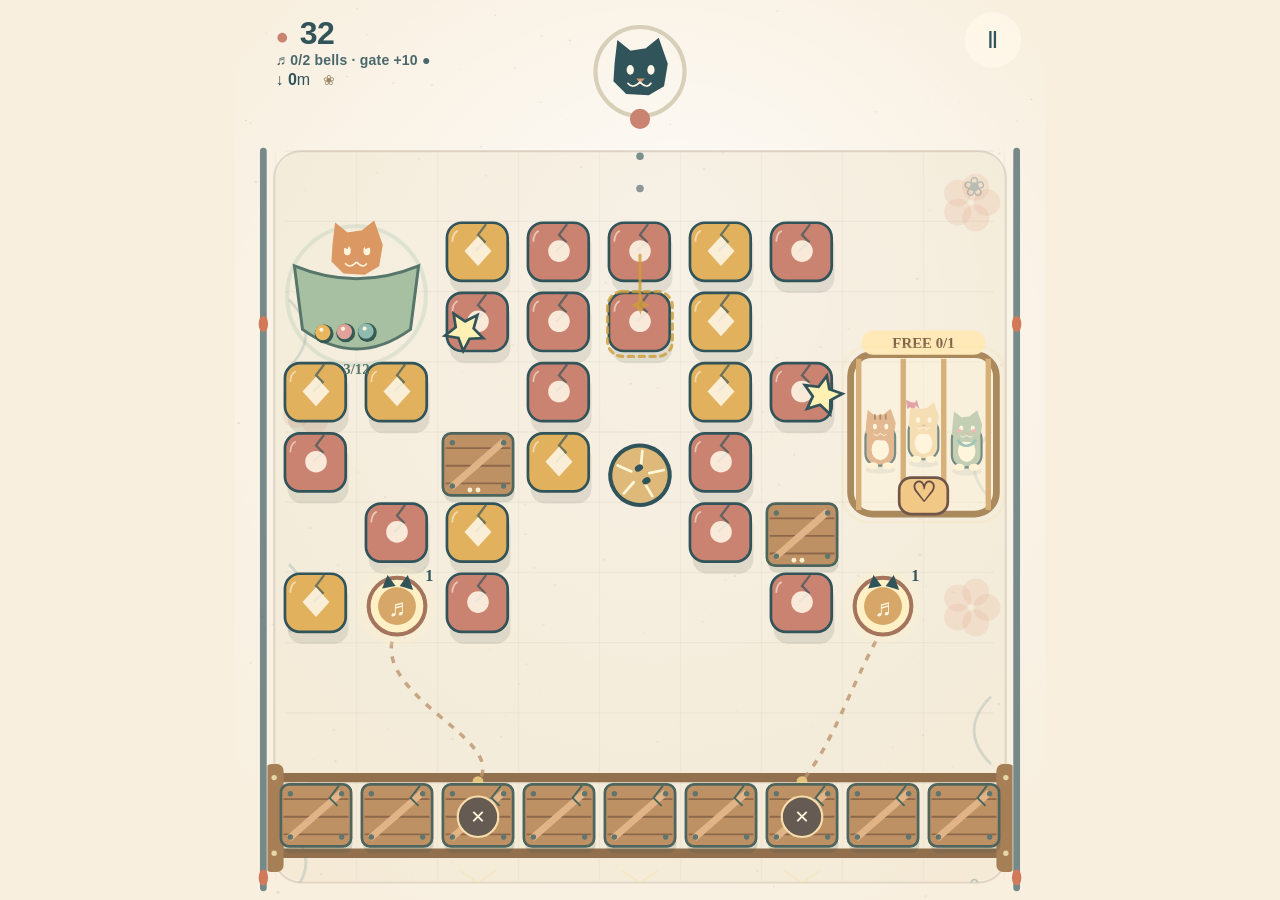
<file: index.html>
<!doctype html>
<html lang="en">
<head>
  <meta charset="utf-8" />
  <meta name="viewport" content="width=device-width, initial-scale=1, viewport-fit=cover" />
  <meta name="theme-color" content="#f8efdf" />
  <meta name="description" content="Purrchinko is a cozy, endless cat-themed pachinko puzzle. Launch marbles, combine blocks, ring bells, and wander through a playful mechanical maze with mischievous cats." />
  <meta property="og:title" content="Purrchinko" />
  <meta property="og:description" content="A cozy, endless cat-themed pachinko puzzle full of bouncing marbles, clever blocks, and mischievous cats." />
  <link rel="icon" type="image/svg+xml" href="favicon.svg" />
  <title>Purrchinko</title>
  <link rel="stylesheet" href="styles.css?v=11" />
</head>
<body>
  <main class="game-frame" id="frame" aria-label="Purrchinko game">
    <canvas id="game" width="600" height="900" tabindex="0" aria-label="Aim and release a marble. Match and move blocks, ring brass bells, free cats, and travel downward."></canvas>
    <div class="board-hud" aria-label="Marbles, depth, and the current switch objective">
      <span class="marbles"><span aria-hidden="true">●</span> <b id="ballCount">32</b></span>
      <span class="goal-line" id="goalText" aria-live="polite">♬ 0/2 bells · gate +10 ●</span>
      <span class="depth" id="distanceReadout">↓ <b id="depthCount">0</b>m <span class="gate-tally" id="zoneSymbol" aria-label="Jelly Orchard">❀</span> <span class="distance-record-badge" id="distanceRecordBadge" role="status" hidden>NEW BEST</span></span>
    </div>
    <div class="board-controls">
      <button type="button" class="icon-btn" id="pauseBtn" aria-label="Pause game">Ⅱ</button>
    </div>
    <div class="pause-controls" id="pauseControls" hidden>
      <button type="button" class="audio-toggle" id="effectsBtn" aria-label="Game effects on" aria-pressed="true"><span>Effects</span><b id="effectsState">ON</b></button>
      <button type="button" class="audio-toggle" id="musicBtn" aria-label="Music off" aria-pressed="false"><span>Music</span><b id="musicState">OFF</b></button>
      <button type="button" class="soft-btn" id="restartBtn" aria-label="Start again">↺</button>
    </div>
    <section class="game-over" id="gameOver" role="dialog" aria-modal="true" aria-labelledby="gameOverTitle" hidden>
      <div class="game-over-card">
        <span class="game-over-cat" aria-hidden="true">🐈</span>
        <p class="game-over-kicker">RUN ENDED</p>
        <h1 id="gameOverTitle">Out of marbles</h1>
        <p class="game-over-distance"><b id="finalDistance">0</b><span>meters travelled</span></p>
        <p class="game-over-record" id="finalRecord">BEST DISTANCE · 0m</p>
        <button type="button" class="play-again-btn" id="playAgainBtn">Play again <span aria-hidden="true">↻</span></button>
      </div>
    </section>
  </main>
  <script src="game.js?v=15"></script>
</body>
</html>
</file>
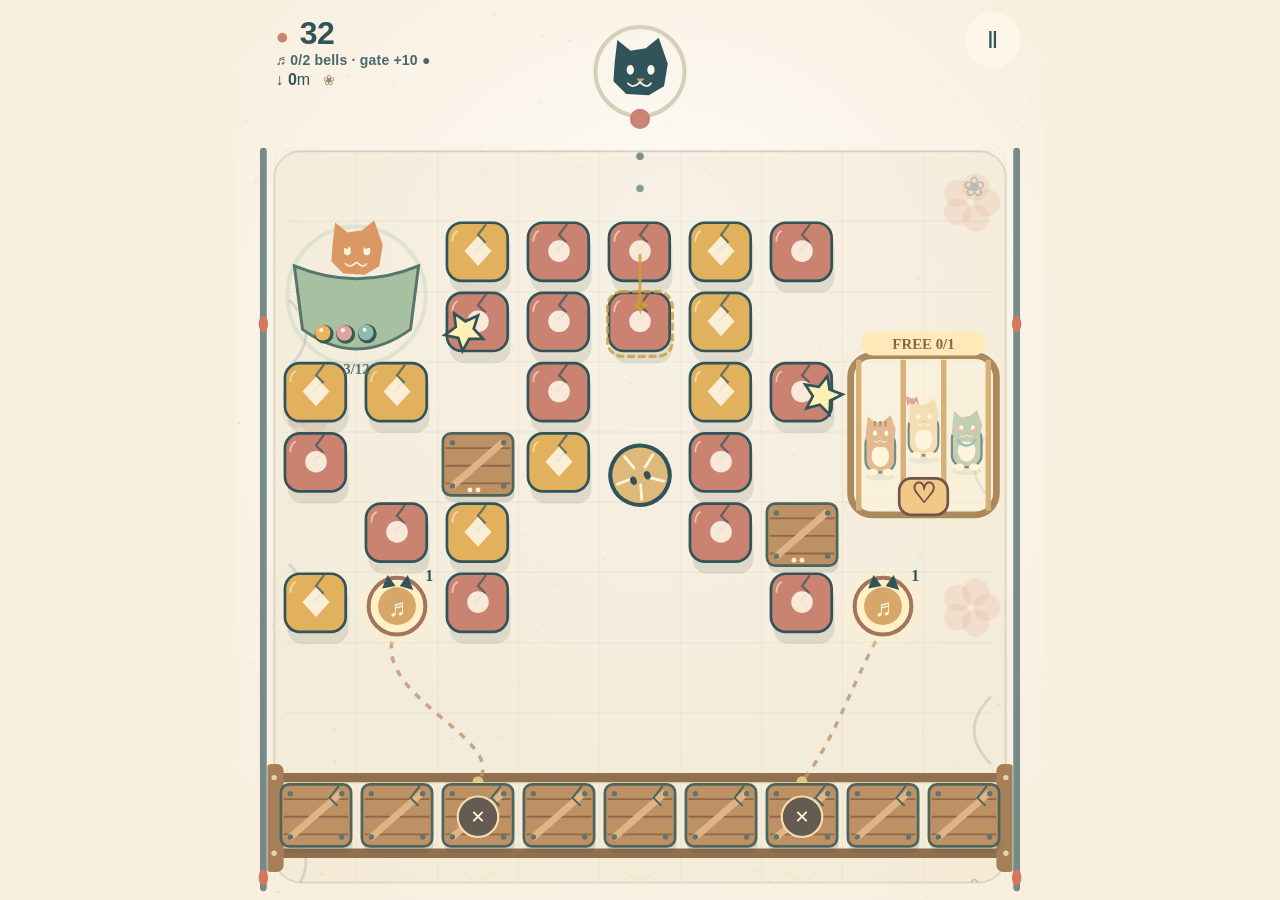
<file: Purrchinko-Standalone.html>
<!doctype html>
<!-- Generated by scripts/build-standalone.mjs; edit index.html, styles.css, and game.js. -->
<html lang="en">
<head>
  <meta charset="utf-8" />
  <meta name="viewport" content="width=device-width, initial-scale=1, viewport-fit=cover" />
  <meta name="theme-color" content="#f8efdf" />
  <meta name="description" content="Purrchinko is a cozy, endless cat-themed pachinko puzzle. Launch marbles, combine blocks, ring bells, and wander through a playful mechanical maze with mischievous cats." />
  <meta property="og:title" content="Purrchinko" />
  <meta property="og:description" content="A cozy, endless cat-themed pachinko puzzle full of bouncing marbles, clever blocks, and mischievous cats." />
  <link rel="icon" type="image/svg+xml" href="data:image/svg+xml,%3Csvg%20xmlns%3D%22http%3A%2F%2Fwww.w3.org%2F2000%2Fsvg%22%20viewBox%3D%220%200%2064%2064%22%3E%0A%20%20%3Crect%20x%3D%222%22%20y%3D%222%22%20width%3D%2260%22%20height%3D%2260%22%20rx%3D%2219%22%20fill%3D%22%23fff7e8%22%2F%3E%0A%20%20%3Cpath%20d%3D%22M10%2028%2013%209l16%2012a24%2024%200%200%201%206%200L51%209l3%2020a22%2022%200%201%201-44-1Z%22%20fill%3D%22%23db9862%22%20stroke%3D%22%2331545a%22%20stroke-width%3D%223.5%22%20stroke-linejoin%3D%22round%22%2F%3E%0A%20%20%3Cpath%20d%3D%22m17%2016%209%207-11%204Zm30%200-9%207%2011%204Z%22%20fill%3D%22%23f5d6b5%22%2F%3E%0A%20%20%3Cellipse%20cx%3D%2224%22%20cy%3D%2234%22%20rx%3D%222.7%22%20ry%3D%223.8%22%20fill%3D%22%2331545a%22%2F%3E%0A%20%20%3Cellipse%20cx%3D%2240%22%20cy%3D%2234%22%20rx%3D%222.7%22%20ry%3D%223.8%22%20fill%3D%22%2331545a%22%2F%3E%0A%20%20%3Cpath%20d%3D%22m29%2042%206%200-3%203.5Z%22%20fill%3D%22%23a95e5b%22%20stroke%3D%22%2331545a%22%20stroke-width%3D%221%22%20stroke-linejoin%3D%22round%22%2F%3E%0A%20%20%3Cpath%20d%3D%22M32%2045.5c-2%204-5%204-7%202m7-2c2%204%205%204%207%202M18%2041l8%202m-9%202%208%201m21-5-8%202m9%202-8%201%22%20fill%3D%22none%22%20stroke%3D%22%2331545a%22%20stroke-width%3D%221.5%22%20stroke-linecap%3D%22round%22%2F%3E%0A%20%20%3Ccircle%20cx%3D%2217%22%20cy%3D%2239%22%20r%3D%222%22%20fill%3D%22%23efb69e%22%2F%3E%0A%20%20%3Ccircle%20cx%3D%2247%22%20cy%3D%2239%22%20r%3D%222%22%20fill%3D%22%23efb69e%22%2F%3E%0A%3C%2Fsvg%3E" />
  <title>Purrchinko</title>
  <style>
:root{color-scheme:light;--ink:#31545a;--paper:#fff7e8;--cream:#f8efdf;--viewport-height:100vh;--safe-top:env(safe-area-inset-top,0px);--safe-right:env(safe-area-inset-right,0px);--safe-bottom:env(safe-area-inset-bottom,0px);--safe-left:env(safe-area-inset-left,0px);--play-height:calc(var(--viewport-height) - var(--safe-top) - var(--safe-bottom))}
@supports(height:100dvh){:root{--viewport-height:100dvh}}
*{box-sizing:border-box;-webkit-user-select:none;user-select:none;-webkit-tap-highlight-color:transparent;-webkit-touch-callout:none}
html,body{margin:0;width:100%;height:100%;overflow:hidden;background:var(--cream);color:var(--ink);font-family:'Trebuchet MS',Avenir,'Segoe UI',sans-serif;overscroll-behavior:none}
body{display:grid;place-items:center;padding:var(--safe-top) var(--safe-right) var(--safe-bottom) var(--safe-left)}
button{font:inherit;cursor:pointer;-webkit-tap-highlight-color:transparent;touch-action:manipulation}
button:focus-visible,canvas:focus-visible{outline:3px solid #b96c53;outline-offset:-3px}
[hidden]{display:none!important}
.game-frame{--control-size:48px;--control-size:clamp(48px,7cqw,56px);position:relative;width:min(100%,900px,calc(var(--play-height)*.9));height:var(--play-height);overflow:hidden;isolation:isolate;touch-action:none;container-type:inline-size}

canvas{display:block;width:100%;height:100%;touch-action:none;cursor:crosshair}
.board-hud{position:absolute;left:5%;top:8px;top:clamp(8px,2cqw,18px);display:flex;flex-direction:column;gap:2px;line-height:1.1;z-index:3;pointer-events:none;font-variant-numeric:tabular-nums;color:var(--hud-ink,#31545a)}
.marbles{font-size:17px;font-size:clamp(17px,4.2cqw,32px);font-weight:bold;letter-spacing:-.6px}.marbles>span{font-size:.7em;color:#ca8271;margin-right:3px}
.board-controls{position:absolute;right:3%;top:8px;top:clamp(8px,1.5cqw,14px);display:flex;gap:3px;z-index:6}
.icon-btn{border:0;border-radius:50%;width:var(--control-size);height:var(--control-size);display:grid;place-items:center;background:#fff9ebc9;color:#31545a;font-size:23px}
.icon-btn:hover,.soft-btn:hover{background:#e8ddc7}
.pause-controls{position:absolute;top:calc(clamp(8px,1.5cqw,14px) + var(--control-size) + 8px);right:3%;display:flex;flex-direction:column;gap:8px;z-index:4;align-items:flex-end}
.soft-btn{border:1px solid #d7c9b7;border-radius:50%;width:52px;height:52px;background:var(--paper);color:var(--ink);font-size:28px}

.depth{font-size:11px;font-size:clamp(11px,2.3cqw,16px);color:inherit}.depth b{font-weight:700}.gate-tally{display:inline-block;margin-left:8px;color:#9c8867;font-size:.85em}

.depth.is-record{width:fit-content;margin-left:-5px;padding:2px 5px;border-radius:6px;background:#f7df9d;color:#78551e}
.distance-record-badge{display:inline-block;margin-left:5px;padding:2px 5px;border-radius:5px;background:#f7df9d;color:#78551e;font-size:8px;font-weight:800;letter-spacing:.025em;vertical-align:middle}

.goal-line{font-size:9px;font-size:clamp(9px,2cqw,14px);font-weight:700;color:inherit;opacity:.87;letter-spacing:.015em;white-space:nowrap;max-width:250px}

.marbles.boosting{color:#a96e2c!important;text-shadow:0 0 12px #f4d27e}.marbles.boosting>span{color:#edbd58}

.audio-toggle{width:120px;min-height:44px;padding:0 11px;border:1px solid #d7c9b7;border-radius:20px;display:flex;align-items:center;justify-content:space-between;background:#fff9ebdc;color:#31545a;font-size:12px;font-weight:700;letter-spacing:.025em;box-shadow:0 2px 8px #5d4b3020}
.audio-toggle b{font-size:10px;letter-spacing:.07em;color:#9a8060}
.audio-toggle[aria-pressed="true"] b{color:#42796d}
.audio-toggle:hover{background:#e8ddc7}

.game-frame.is-ended .board-controls{visibility:hidden}
.game-over{position:absolute;inset:0;z-index:10;display:grid;place-items:center;padding:20px;background:#213b3bc2;backdrop-filter:blur(5px);-webkit-backdrop-filter:blur(5px);color:var(--hud-ink,#31545a)}
.game-over-card{width:min(100%,390px);padding:clamp(20px,5cqw,38px) 22px 24px;border:2px solid #f4e5c5;border-radius:28px;background:linear-gradient(155deg,#fffaf0f5,#f3e8d5f5);box-shadow:0 18px 55px #14282455;text-align:center;animation:game-over-pop .34s cubic-bezier(.2,.85,.25,1.15) both}
.game-over-cat{display:grid;place-items:center;width:56px;height:56px;margin:0 auto 10px;border-radius:50%;background:#f1ddb0;font-size:29px}
.game-over-kicker{margin:0 0 7px;color:#a77d52;font-size:11px;font-weight:800;letter-spacing:.19em}
.game-over-card h1{margin:0;color:var(--hud-ink,#31545a);font-family:Georgia,serif;font-size:clamp(28px,5cqw,38px);line-height:1.05}
.game-over-distance{display:flex;flex-direction:column;gap:3px;margin:17px 0 23px;color:#6b8178;font-size:12px;letter-spacing:.07em;text-transform:uppercase}
.game-over-distance b{color:#b27c4d;font-family:Georgia,serif;font-size:clamp(34px,7cqw,48px);letter-spacing:-.04em;line-height:1}
.game-over-record{margin:-7px 0 20px;color:#6b8178;font-size:11px;font-weight:800;letter-spacing:.07em}
.game-over-record.is-record{width:fit-content;margin:-7px auto 20px;padding:8px 12px;border-radius:9px;background:#f7df9d;color:#78551e}
.play-again-btn{width:100%;min-height:54px;padding:0 20px;border:0;border-radius:18px;background:#417b70;color:#fff8e9;font-size:16px;font-weight:800;box-shadow:0 4px 0 #2e5e56;display:flex;align-items:center;justify-content:center;gap:9px}
.play-again-btn span{font-size:23px;line-height:1}
.play-again-btn:active{transform:translateY(2px);box-shadow:0 2px 0 #2e5e56}
@keyframes game-over-pop{from{opacity:0;transform:translateY(14px) scale(.94)}to{opacity:1;transform:translateY(0) scale(1)}}
@media(prefers-reduced-motion:reduce){.game-over-card{animation:none}}

@media(max-height:500px){
 .game-frame{--control-size:44px}
 .board-hud{top:6px;gap:1px}
 .marbles{font-size:17px;line-height:1}
 .goal-line{font-size:9px;line-height:1.15}
 .depth{font-size:10px;line-height:1.15}
 .depth.is-record{margin-left:-4px;padding:1px 4px}
 .distance-record-badge{padding:1px 3px;font-size:7px}
 .board-controls{top:6px}
 .pause-controls{top:58px}
 .game-over{padding:12px}
 .game-over-card{padding:16px 18px;border-radius:22px}
 .game-over-cat{display:none}
 .game-over-kicker{margin-bottom:4px;font-size:10px}
 .game-over-card h1{font-size:26px}
 .game-over-distance{flex-direction:row;align-items:baseline;justify-content:center;gap:8px;margin:12px 0 16px}
 .game-over-distance b{font-size:34px}
 .game-over-distance span{font-size:9px}
 .game-over-record,.game-over-record.is-record{margin-bottom:14px;font-size:9px}
 .play-again-btn{min-height:48px}
}
</style>
</head>
<body>
  <main class="game-frame" id="frame" aria-label="Purrchinko game">
    <canvas id="game" width="600" height="900" tabindex="0" aria-label="Aim and release a marble. Match and move blocks, ring brass bells, free cats, and travel downward."></canvas>
    <div class="board-hud" aria-label="Marbles, depth, and the current switch objective">
      <span class="marbles"><span aria-hidden="true">●</span> <b id="ballCount">32</b></span>
      <span class="goal-line" id="goalText" aria-live="polite">♬ 0/2 bells · gate +10 ●</span>
      <span class="depth" id="distanceReadout">↓ <b id="depthCount">0</b>m <span class="gate-tally" id="zoneSymbol" aria-label="Jelly Orchard">❀</span> <span class="distance-record-badge" id="distanceRecordBadge" role="status" hidden>NEW BEST</span></span>
    </div>
    <div class="board-controls">
      <button type="button" class="icon-btn" id="pauseBtn" aria-label="Pause game">Ⅱ</button>
    </div>
    <div class="pause-controls" id="pauseControls" hidden>
      <button type="button" class="audio-toggle" id="effectsBtn" aria-label="Game effects on" aria-pressed="true"><span>Effects</span><b id="effectsState">ON</b></button>
      <button type="button" class="audio-toggle" id="musicBtn" aria-label="Music off" aria-pressed="false"><span>Music</span><b id="musicState">OFF</b></button>
      <button type="button" class="soft-btn" id="restartBtn" aria-label="Start again">↺</button>
    </div>
    <section class="game-over" id="gameOver" role="dialog" aria-modal="true" aria-labelledby="gameOverTitle" hidden>
      <div class="game-over-card">
        <span class="game-over-cat" aria-hidden="true">🐈</span>
        <p class="game-over-kicker">RUN ENDED</p>
        <h1 id="gameOverTitle">Out of marbles</h1>
        <p class="game-over-distance"><b id="finalDistance">0</b><span>meters travelled</span></p>
        <p class="game-over-record" id="finalRecord">BEST DISTANCE · 0m</p>
        <button type="button" class="play-again-btn" id="playAgainBtn">Play again <span aria-hidden="true">↻</span></button>
      </div>
    </section>
  </main>
  <script>
/* PURRCHINKO — original browser game. All artwork is procedurally painted vectors.
   Uses Matter.js when supplied; includes an independent fixed-step offline solver.
   No images, accounts, data collection, or required network connection. */
(() => {
'use strict';
const elements=Object.create(null);
const $=id=>elements[id]??(elements[id]=document.getElementById(id));
function setText(id,value){const el=$(id),text=String(value);if(el.textContent!==text)el.textContent=text;}
const canvas = $('game'), ctx = canvas.getContext('2d', {alpha:false});
const W=600, COLS=9, CX=60, CY=137, SX=60, SY=52;
const MAX_CANVAS_PIXELS=3200000;
let H=900;
const BOOST_DURATION=3.8,BOOST_COOLDOWN=18,BOOST_SHOT_RATE=.095;
const FREED_CAT_SCALE=.84;
const FINAL_WAVE_SHOTS=84,FINAL_WAVE_SHOT_RATE=.052,FINAL_WAVE_ANGLE=.61;
const SHOWER_SHOTS=30,SHOWER_SHOT_RATE=.072,SHOWER_MIN_GAP=850,SHOWER_MAX_GAP=1150;
const RUN_SAVE_INTERVAL=.75,EMPTY_BOARD_DELAY=.7,FINAL_END_DELAY=1.4,TIMED_RESCUE_DELAY=9;
let ROWS=52;
const clamp=(v,a,b)=>Math.max(a,Math.min(b,v));
const lerp=(a,b,t)=>a+(b-a)*t;
const rand=(a,b)=>a+Math.random()*(b-a);
const pick=a=>a[Math.floor(Math.random()*a.length)];
const TAU=Math.PI*2;
const ROUND_TILE_KINDS=new Set(['rotor','sun','bubble','clock','magnet','cloud','yarn','switch','lever']);
const FIELD_TILE_KINDS=new Set(['magnet','cloud','dream','moon','tree','yarn']);
const THEMES=[
 {name:'The Patchwork Morning',sky:'#f8efdf',paper:'#fff7e8',back:'#ecdfc6',ink:'#31545a',colors:['#ca8271','#77a6a0','#b6ba73','#e1b15e'],deep:'#3d777c',accent:'#d2795a',noise:'#bdae92'},
 {name:'The Bookshop Afternoon',sky:'#f5e3cd',paper:'#fff1d6',back:'#e9cba8',ink:'#62504c',colors:['#c5785d','#438d87','#c6a369','#859a71'],deep:'#456c69',accent:'#c37c4e',noise:'#b88c6b'},
 {name:'The Geometric Garden',sky:'#f7eacf',paper:'#fff6df',back:'#e1dfbf',ink:'#273e42',colors:['#d78d46','#9bad71','#5f8179','#dcbb76'],deep:'#385a59',accent:'#d28a43',noise:'#b4aa86'},
 {name:'The Midnight Cat',sky:'#242a33',paper:'#343a41',back:'#3d4250',ink:'#f4dfae',colors:['#b5a4a1','#b4a979','#6b9898','#d8b760'],deep:'#b6cec3',accent:'#e8bf73',noise:'#69717b'},
 {name:'The Golden Dream',sky:'#d4a945',paper:'#f6e7b4',back:'#e2c56e',ink:'#473f3c',colors:['#4e5252','#eee0b3','#b18453','#bf9b69'],deep:'#484642',accent:'#fff5cc',noise:'#a7804c'}
];
const FAMILY_COLORS=['rose','sage','teal','gold'];
const TILE_KINDS=[['block','spring','paw','dream','heart'],['block','seesaw','magnet','cloud','tree'],['block','bubble','clock','portal','moon'],['block','mirror','rotor','feeder','sun']];
const MARBLE_COLORS=['#e9b55d','#f7e0ad','#e1a29b','#8fbab0'];
const CAT_TYPES=[
 {name:'Mochi & the Biscuit Kittens',color:'#db9862',family:'rose',ability:'bat',span:2,style:'kittens'},
 {name:'Miso',color:'#a5bda5',family:'sage',ability:'steal',span:1,style:'fluffy'},
 {name:'Pepper',color:'#414b59',family:'teal',ability:'collect',span:1,style:'grumpy'},
 {name:'Sunny',color:'#cba565',family:'gold',ability:'tinker',span:2,style:'coon'}
];
function createRunState(){
 return {
  paused:false,ended:false,newDistanceRecord:false,recordFlairUntil:0,reserve:32,shots:0,score:0,bestChain:0,chain:0,chainTime:-100,
  phase:0,worldTime:0,frame:0,active:[],tiles:[],grid:Array.from({length:ROWS},()=>Array(COLS).fill(null)),
  particles:[],events:[],nextBallId:1,nextTileId:1,aimX:300,aimY:530,aimAngle:0,
  pointerDown:false,pointerFired:false,holdTime:0,keyboardFire:false,shootCooldown:0,shootRepeat:.18,
  lastComboReward:-99,earned:{combo:0,feeder:0,merges:0,yarn:0,shadow:0,portal:0,random:0},
  finalWait:0,lastGrowthShot:0,switchHits:0,skillShots:0,boostUntil:0,boostNextAt:0,boostDisplayed:false,
  finalWaveUsed:false,finalWaveActive:false,finalWaveShotsLeft:0,showerNextAt:1000,showerActive:false,showerShotsLeft:0,
  kickers:[],starPegs:[],actions:0,broken:0,merges:0,catLinks:[],cameraY:0,cameraTarget:0,
  gates:[],gatesPassed:0,pushes:0,rewardedChainGate:-1,courseSeed:0,mergeFX:[],catsFreed:0,gateAwards:[],catActions:0
 };
}
const state={...createRunState(),started:false,soundEnabled:true,musicEnabled:false,catCollection:new Set(),bestDistance:0};
function readSaved(key,fallback=null){try{const current=`purrchinko.${key}`;let value=localStorage.getItem(current);if(value!==null)return value;value=localStorage.getItem(`purrpetual.${key}`);if(value!==null)localStorage.setItem(current,value);return value??fallback;}catch(e){return fallback;}}
function writeSaved(key,value){try{localStorage.setItem(`purrchinko.${key}`,value);return true;}catch(e){return false;}}
function readBestDistance(){
 const value=Number(readSaved('bestDistance','0'));
 return Number.isFinite(value)&&value>0?Math.floor(value):0;
}
let savedBestDistance=readBestDistance();state.bestDistance=savedBestDistance;
function updateDistanceUI(){
 const distance=Math.floor(state.cameraY/10);
 if(distance>state.bestDistance){
  if(!state.newDistanceRecord)state.recordFlairUntil=state.worldTime+4;
  state.bestDistance=distance;state.newDistanceRecord=true;
 }
 else if(distance<state.bestDistance)state.newDistanceRecord=false;
 const showFlair=state.newDistanceRecord&&state.worldTime<state.recordFlairUntil;
 setText('depthCount',distance);
 $('distanceReadout').classList.toggle('is-record',showFlair);
 $('distanceRecordBadge').hidden=!showFlair;
}
function persistBestDistance(){
 // Save with run checkpoints, rather than writing storage on every scrolling frame.
 if(state.bestDistance>savedBestDistance){
  state.bestDistance=Math.max(state.bestDistance,readBestDistance());updateDistanceUI();
  if(writeSaved('bestDistance',String(state.bestDistance)))savedBestDistance=state.bestDistance;
 }
}
try{state.catCollection=new Set(JSON.parse(readSaved('cats','[]')).filter(i=>Number.isInteger(i)&&i>=0&&i<CAT_TYPES.length));}catch(e){}
let phys=null;
const M=window.Matter||null;
const cellPos=(r,c)=>({x:CX+c*SX,y:CY+r*SY});
const tilePos=t=>t.kind==='cat'&&!t.caged&&Number.isFinite(t.roamX)?{x:t.roamX,y:t.roamY}:{x:CX+t.c*SX+((t.span||1)-1)*SX/2,y:CY+t.r*SY+((t.span||1)-1)*SY/2};
const inside=(r,c)=>r>=0&&r<ROWS&&c>=0&&c<COLS;
const cap=(a,n)=>{if(a.length>n)a.splice(0,a.length-n);};
let seed=53191;
function prand(){seed=(1664525*seed+1013904223)>>>0;return seed/4294967296;}
function makeSpecks(){return Array.from({length:265},()=>({x:prand()*W,y:prand()*H,r:.25+prand()*1.05,a:.1+prand()*.21}));}
let specks=makeSpecks(),backgroundLayer=null,backgroundPhase=-1;
function roundedRect(x,y,w,h,r){r=Math.min(r,w/2,h/2);ctx.beginPath();ctx.moveTo(x+r,y);ctx.arcTo(x+w,y,x+w,y+h,r);ctx.arcTo(x+w,y+h,x,y+h,r);ctx.arcTo(x,y+h,x,y,r);ctx.arcTo(x,y,x+w,y,r);ctx.closePath();}
function ellipse(x,y,rx,ry,rot=0){ctx.beginPath();ctx.ellipse(x,y,Math.max(.1,rx),Math.max(.1,ry),rot,0,TAU);}
function text(s,x,y,font='13px Georgia',color='#41524c',align='center'){ctx.font=font;ctx.textAlign=align;ctx.fillStyle=color;ctx.fillText(s,x,y);}
function polygon(coords){ctx.beginPath();ctx.moveTo(...coords[0]);for(let i=1;i<coords.length;i++)ctx.lineTo(...coords[i]);ctx.closePath();}
// A small, procedural toy-box sound engine. Every event has its own material.
let audio=null, mix=null, effectsBus=null, musicBus=null, noiseBuffer=null, voices=0, musicTimer=null, musicStep=0, musicNextAt=0;
const musicVoices=new Set();
const soundTimes=new Map();
const EFFECT_VOICE_LIMIT=48,GATE_VOICE_RESERVE=18;
const NOTES=[261.63,293.66,329.63,392,440,523.25,587.33,659.25];
const MUSIC_STEP=60/70/2;
const MUSIC_CHORDS=[
 [130.81,164.81,196,246.94],
 [110,130.81,164.81,196],
 [87.31,130.81,174.61,220],
 [98,146.83,196,246.94]
];
const MUSIC_ARPS=[[2,1,3,2,1,0,2,1],[1,3,2,0,2,1,3,2],[2,0,1,3,2,1,0,2],[1,2,3,2,0,1,2,3]];
state.soundEnabled=readSaved('sound')!=='off';
state.musicEnabled=readSaved('music')==='on';
function initAudio(){
 if(!state.soundEnabled&&!state.musicEnabled)return;
 try{
  if(!audio){
   const Audio=window.AudioContext||window.webkitAudioContext;if(!Audio)return;
   audio=new Audio();
   const compressor=audio.createDynamicsCompressor();
   compressor.threshold.value=-20;compressor.knee.value=18;compressor.ratio.value=5;
   compressor.attack.value=.003;compressor.release.value=.16;
   mix=audio.createGain();mix.gain.value=.9;mix.connect(compressor);compressor.connect(audio.destination);
   effectsBus=audio.createGain();effectsBus.gain.value=state.soundEnabled?1:0;effectsBus.connect(mix);
   musicBus=audio.createGain();musicBus.gain.value=state.musicEnabled ? .58 : 0;musicBus.connect(mix);
   // Quiet, filtered slapback adds warm toy-room space without sound assets.
   if(audio.createDelay){const delay=audio.createDelay(.4),feedback=audio.createGain(),damp=audio.createBiquadFilter(),wet=audio.createGain();
    delay.delayTime.value=.155;feedback.gain.value=.13;damp.type='lowpass';damp.frequency.value=1900;wet.gain.value=.11;
    effectsBus.connect(delay);delay.connect(damp);damp.connect(wet);wet.connect(mix);
    damp.connect(feedback);feedback.connect(delay);
   }
   noiseBuffer=audio.createBuffer(1,Math.ceil(audio.sampleRate*.3),audio.sampleRate);
   const data=noiseBuffer.getChannelData(0);for(let i=0;i<data.length;i++)data[i]=Math.random()*2-1;
  }
  if(audio.state!=='running'&&audio.state!=='closed')Promise.resolve(audio.resume()).then(()=>{if(state.musicEnabled)startMusic();}).catch(()=>{});
  else if(audio.state==='running'&&state.musicEnabled)startMusic();
 }catch(e){/* Play remains available when audio is unsupported. */}
}
function musicTone(freq,when,duration,volume,{type='sine',cutoff=1450,attack=.07}={}){
 if(!audio||!musicBus)return;
 const osc=audio.createOscillator(),filter=audio.createBiquadFilter(),gain=audio.createGain();
 osc.type=type;osc.frequency.setValueAtTime(freq,when);filter.type='lowpass';filter.frequency.setValueAtTime(cutoff,when);filter.Q.value=.55;
 gain.gain.setValueAtTime(.0001,when);gain.gain.linearRampToValueAtTime(volume,when+attack);
 gain.gain.setValueAtTime(volume*.72,when+duration*.72);gain.gain.linearRampToValueAtTime(.0001,when+duration);
 osc.connect(filter);filter.connect(gain);gain.connect(musicBus);musicVoices.add(osc);
 osc.onended=()=>{musicVoices.delete(osc);osc.disconnect();filter.disconnect();gain.disconnect();};osc.start(when);osc.stop(when+duration+.03);
}
function scheduleMusic(){
 if(!audio||!musicBus||audio.state!=='running'||!state.musicEnabled)return;
 const horizon=audio.currentTime+1.15;
 while(musicNextAt<horizon){
  const step=musicStep++,bar=Math.floor(step/8),beat=step%8,chord=MUSIC_CHORDS[bar%MUSIC_CHORDS.length],arp=MUSIC_ARPS[bar%MUSIC_ARPS.length];
  if(beat===0)chord.forEach((freq,i)=>musicTone(freq,musicNextAt,3.3,i===0?.015:.011,{type:'sine',cutoff:920+i*110,attack:.48}));
  musicTone(chord[arp[beat]]*2,musicNextAt,.57,beat===0||beat===4?.024:.018,{type:'sine',cutoff:2100,attack:.018});
  if(beat===0||beat===4)musicTone(chord[(arp[beat]+2)%chord.length]*4,musicNextAt,.78,.006,{type:'triangle',cutoff:2800,attack:.035});
  // Tiny offbeat kalimba answers keep the gentle loop alive without drums.
  if(beat===2||beat===6)musicTone(chord[arp[(beat+2)%8]]*3,musicNextAt+.09,.29,.007,{type:'triangle',cutoff:2650,attack:.012});
  if(beat===7&&bar%2===1)musicTone(chord[0],musicNextAt+.08,.36,.007,{type:'triangle',cutoff:1000,attack:.025});
  if(beat===3&&state.chain>=12)musicTone(chord[2]*4,musicNextAt+.11,.38,.007,{type:'sine',cutoff:3200,attack:.02});
  musicNextAt+=MUSIC_STEP;
 }
}
function startMusic(){
 if(!audio||!musicBus||audio.state!=='running'||!state.musicEnabled||musicTimer!==null)return;
 musicStep=0;musicNextAt=audio.currentTime+.12;musicBus.gain.cancelScheduledValues(audio.currentTime);musicBus.gain.setTargetAtTime(.58,audio.currentTime,.8);
 scheduleMusic();musicTimer=window.setInterval(scheduleMusic,180);
}
function stopMusic(){
 if(musicTimer!==null){window.clearInterval(musicTimer);musicTimer=null;}
 if(audio)for(const osc of musicVoices){try{osc.stop(audio.currentTime+.02);}catch(e){}}
 if(musicBus&&audio){musicBus.gain.cancelScheduledValues(audio.currentTime);musicBus.gain.setTargetAtTime(0,audio.currentTime,.035);}
}
function tone(freq,dur,vol,{delay=0,end=freq,type='sine',pan=0,noise=false,cutoff=2500,vibrato=0,priority=false}={}){
 // Keep the full gate cue available even during a busy collision burst.
 if(voices>=EFFECT_VOICE_LIMIT+(priority?GATE_VOICE_RESERVE:0))return;
 const t=audio.currentTime+delay,source=noise?audio.createBufferSource():audio.createOscillator();
 const gain=audio.createGain(),filter=audio.createBiquadFilter();let wobble=null,depth=null;
 if(noise){source.buffer=noiseBuffer;filter.type='bandpass';filter.frequency.value=cutoff;filter.Q.value=.8;}
 else{source.type=type;source.frequency.setValueAtTime(Math.max(25,freq),t);source.frequency.exponentialRampToValueAtTime(Math.max(25,end),t+dur);filter.type='lowpass';filter.frequency.value=cutoff;filter.Q.value=.45;}
 if(vibrato&&!noise){wobble=audio.createOscillator();depth=audio.createGain();wobble.frequency.value=17;depth.gain.setValueAtTime(freq*vibrato,t);depth.gain.linearRampToValueAtTime(0,t+dur);wobble.connect(depth);depth.connect(source.frequency);wobble.start(t);wobble.stop(t+dur+.015);}
 gain.gain.setValueAtTime(.0001,t);gain.gain.linearRampToValueAtTime(Math.max(.0002,vol),t+Math.min(.008,dur*.16));
 gain.gain.setValueAtTime(Math.max(.0002,vol)*.72,t+dur*.37);
 gain.gain.exponentialRampToValueAtTime(.0001,t+dur);
 source.connect(filter);filter.connect(gain);
 const position=audio.createStereoPanner?.();if(position){position.pan.value=clamp(pan,-.7,.7);gain.connect(position);position.connect(effectsBus||mix);}else gain.connect(effectsBus||mix);
 voices++;source.onended=()=>{voices--;source.disconnect();filter.disconnect();gain.disconnect();position?.disconnect();wobble?.disconnect();depth?.disconnect();};
 source.start(t);source.stop(t+dur+.015);
}
function mallet(freq,dur,vol,pan=0,delay=0,bright=false,{priority=false}={}){
 tone(freq,dur,vol,{pan,delay,priority,cutoff:bright?4400:2400});
 tone(freq*(bright?2.76:2),dur*.4,vol*.27,{pan,delay,priority,cutoff:bright?5800:3400});
 tone(freq*(bright?5.4:3),dur*.19,vol*.11,{pan,delay,priority,cutoff:6200});
}
function sound(event,{x=300,family='rose',tier=0,energy=1}={}){
 if(!state.soundEnabled||!audio||audio.state!=='running')return;
 const now=audio.currentTime,interval={hit:.045,push:.075,shot:.055,capture:.07,merge:.085,swat:.11,fetch:.16,drop:.18,catch:.12,deposit:.2,wind:.25,hop:.13,land:.11,unstick:.5}[event]||.1;
 if(now-(soundTimes.get(event)??-99)<interval)return;soundTimes.set(event,now);
 const pan=(x/W-.5)*1.3,index=Math.max(0,FAMILY_COLORS.indexOf(family));
 const note=NOTES[(index+Math.min(3,Math.floor(state.chain/10)))%NOTES.length];
 const vol=.08*clamp(energy,.45,1.3);
 switch(event){
  case 'shot':
   tone(720,.055,.055,{end:300,pan,type:'triangle'});
   tone(0,.03,.035,{noise:true,cutoff:2900,pan});break;
  case 'hit':
   if(tier===0){mallet(note*(.7+index*.08),.15,vol,pan);tone(0,.025,vol*.45,{noise:true,cutoff:850+index*600,pan});}
   else if(family==='rose'){tone(170+tier*60,.24,vol,{end:460+tier*60,type:'triangle',pan,vibrato:.18});tone(340,.14,vol*.23,{end:160,pan});}
   else if(family==='gold'){mallet(note*2,.44,vol,pan,0,true);}
   else if(family==='sage'){mallet(note,.17,vol,pan);tone(0,.06,vol*.3,{noise:true,cutoff:900,pan});}
   else{tone(note,.13,vol,{end:note*2.2,pan});}break;
  case 'bell':
   mallet(523.25*Math.pow(1.25,tier),.48,.075,pan,0,true);tone(190,.16,.04,{end:95,type:'triangle',pan});break;
  case 'lever':
   tone(150,.18,.07,{end:75,type:'triangle',pan});[392,587.33,783.99].forEach((f,i)=>mallet(f,.3,.043,pan,i*.065,true));break;
  case 'cage':
   tone(250,.12,.06,{end:125,type:'triangle',pan});tone(0,.07,.035,{noise:true,cutoff:1700,pan});mallet(784,.27,.04,pan,.045,true);break;
  case 'push':
   tone(190,.11,.075,{end:110,type:'triangle',pan});tone(0,.06,.045,{noise:true,cutoff:850,pan});break;
  case 'merge':{
   const base=NOTES[index]*Math.pow(2,Math.min(tier,3)/3);
   [1,1.25,1.5,2].forEach((ratio,i)=>mallet(base*ratio,.32+i*.055,.065,pan,i*.065,true));
   tone(110,.16,.035,{end:55,pan});break;}
  case 'capture':tone(440,.15,.07,{end:220,pan});tone(880,.08,.025,{end:660,pan});break;
  case 'pop':tone(180,.13,.09,{end:760,pan});tone(0,.055,.025,{noise:true,cutoff:2400,pan});mallet(1046,.2,.018,pan,.035);break;
  case 'return':mallet(x<300?659.25:783.99,.27,.065,pan);break;
  case 'combo':[1,1.5,2].forEach((r,i)=>mallet(note*r,.28,.035,pan,i*.065));break;
  case 'gate':
   // A chunky latch, springy rise, then a bright little victory chime.
   tone(118,.24,.11,{end:48,type:'triangle',pan,priority:true});
   tone(0,.11,.055,{noise:true,cutoff:1250,pan,priority:true});
   tone(330,.3,.055,{end:690,type:'triangle',pan,delay:.025,vibrato:.06,priority:true});
   [523.25,659.25,783.99,1046.5].forEach((freq,i)=>mallet(freq,.38-i*.025,.085,pan,.08+i*.072,true,{priority:true}));
   mallet(1318.5,.52,.06,pan,.39,true,{priority:true});break;
  case 'purr':
   for(let i=0;i<4;i++)tone(82+i%2*11,.12,.029,{delay:i*.072,end:58,type:'triangle',pan,cutoff:650});
   [1,1.25].forEach((r,i)=>mallet(440*r,.4,.022,pan,.13+i*.095));break;
  case 'boost':
   [1,1.25,1.5,2,2.5].forEach((r,i)=>mallet(392*r,.42,.04,pan,i*.045,true));
   for(let i=0;i<5;i++)tone(84+i%2*9,.11,.025,{delay:i*.04,end:58,type:'triangle'});break;
  case 'cat':
   tone(420,.28,.07,{end:780,pan,vibrato:.08});tone(630,.22,.035,{delay:.13,end:390,pan});break;
  case 'swat':
   tone(255,.16,.052,{end:720,type:'triangle',pan,cutoff:4200});
   tone(0,.055,.024,{noise:true,cutoff:2100,pan});mallet(740,.18,.025,pan,.05,true);break;
  case 'fetch':
   tone(280,.11,.058,{end:165,type:'triangle',pan});tone(0,.055,.026,{noise:true,cutoff:1080,pan});
   mallet(392,.18,.028,pan,.04);break;
  case 'drop':
   tone(125,.18,.085,{end:66,type:'triangle',pan});tone(0,.075,.038,{noise:true,cutoff:980,pan});
   [392,493.88,587.33].forEach((freq,i)=>mallet(freq,.32,.032,pan,i*.075,true));break;
  case 'catch':
   tone(610,.18,.052,{end:205,pan,cutoff:2200});tone(300,.13,.035,{end:520,pan,delay:.035});break;
  case 'deposit':
   tone(160,.16,.05,{end:88,type:'triangle',pan});
   [440,554.37,659.25,880].forEach((freq,i)=>mallet(freq,.25,.035,pan,i*.07,true));break;
  case 'wind':
   for(let i=0;i<4;i++){tone(0,.032,.025,{noise:true,cutoff:1500+i*500,pan,delay:i*.048});
    tone(250+i*95,.07,.032,{end:315+i*110,type:'triangle',pan,delay:i*.048});}
   mallet(880,.28,.042,pan,.24,true);break;
  case 'hop':
   tone(240,.24,.056,{end:680,type:'triangle',pan,vibrato:.03});
   tone(0,.07,.018,{noise:true,cutoff:900,pan});break;
  case 'land':
   tone(120,.12,.078,{end:66,type:'triangle',pan});
   tone(0,.06,.024,{noise:true,cutoff:680,pan});mallet(523.25,.18,.018,pan,.045);break;
  case 'unstick':
   tone(175,.2,.032,{end:500,type:'triangle',pan});mallet(660,.16,.024,pan,.065);break;
  case 'break':tone(0,.14,.1,{noise:true,cutoff:1800,pan});[1,1.5,2].forEach((r,i)=>mallet(440*r,.22,.045,pan,i*.035));break;
  case 'hazard':tone(160,.18,.025,{end:80,type:'triangle',pan});tone(0,.08,.018,{noise:true,cutoff:500,pan});break;
 }
}
function updateAudioSettings(){
 $('effectsState').textContent=state.soundEnabled?'ON':'OFF';
 $('effectsBtn').setAttribute('aria-label',state.soundEnabled?'Game effects on':'Game effects off');
 $('effectsBtn').setAttribute('aria-pressed',String(state.soundEnabled));
 $('musicState').textContent=state.musicEnabled?'ON':'OFF';
 $('musicBtn').setAttribute('aria-label',state.musicEnabled?'Music on':'Music off');
 $('musicBtn').setAttribute('aria-pressed',String(state.musicEnabled));
}
function sparkle(x,y,color,n=12,strength=1){for(let i=0;i<n;i++){const a=Math.random()*TAU,v=rand(28,142)*strength;state.particles.push({x,y,vx:Math.cos(a)*v,vy:Math.sin(a)*v-rand(0,20),r:rand(1.7,4.2),life:rand(.36,.85),max:.85,color,kind:Math.random()<.4?'star':'dot'});}cap(state.particles,260);}
class PhysicsWorld{
 constructor(){this.isMatter=!!M;if(M){this.engine=M.Engine.create({enableSleeping:false,positionIterations:7,velocityIterations:7,constraintIterations:3});this.engine.gravity.y=.73;this.engine.gravity.scale=.001;this.world=this.engine.world;this.boundaries=[];for(const [x,y,w,h] of [[9,550,18,760],[591,550,18,760],[300,92,540,12]]){const body=M.Bodies.rectangle(x,y,w,h,{isStatic:true,restitution:.85,friction:0,collisionFilter:{category:1}});M.Composite.add(this.world,body);this.boundaries.push(body);}M.Events.on(this.engine,'collisionStart',evt=>{for(const p of evt.pairs){const a=p.bodyA.plugin?.game,b=p.bodyB.plugin?.game;if(!a||!b)continue;if(a.type==='ball'&&b.type==='tile')state.events.push({tile:b.owner,ball:a.owner,nx:p.collision.normal.x,ny:p.collision.normal.y});else if(b.type==='ball'&&a.type==='tile')state.events.push({tile:a.owner,ball:b.owner,nx:-p.collision.normal.x,ny:-p.collision.normal.y});}});}}
 addBall(ball){if(M){const b=M.Bodies.circle(ball.x,ball.y,ball.r,{restitution:.87,friction:.001,frictionStatic:0,frictionAir:.0015,density:.0035,slop:.012,collisionFilter:{category:2}});b.plugin.game={type:'ball',owner:ball};M.Composite.add(this.world,b);ball.body=b;M.Body.setVelocity(b,{x:ball.vx/60,y:ball.vy/60});}}
 addTile(t){if(t.kind==='nest')return;if(M){const p=tilePos(t),scale=tileScale(t);let b;if(t.kind==='switch'||t.kind==='lever'){b=M.Bodies.circle(p.x,p.y,20,{isStatic:true,restitution:1.05,friction:0});}else if(t.kind==='boss'){b=M.Bodies.rectangle(p.x,p.y,101,92,{isStatic:true,restitution:.9,chamfer:{radius:18}});}else if(t.obstacle&&(t.gateIndex!==null||t.span===2)){b=M.Bodies.rectangle(p.x,p.y,t.span===2?101:60,t.span===2?92:44,{isStatic:true,restitution:.8});}else if(t.kind==='cat'){b=M.Bodies.rectangle(p.x,p.y,t.caged?(t.span===1?50:101):(t.span===1?40:54),t.caged?(t.span===1?46:92):(t.span===1?38:50),{isStatic:true,restitution:.93,chamfer:{radius:12}});}else if(t.kind==='rotor'||t.kind==='sun'){b=M.Bodies.rectangle(p.x,p.y,46*scale,8*scale,{isStatic:true,restitution:1.07,friction:0});}else if(['bubble','clock','magnet','cloud','yarn'].includes(t.kind)){b=M.Bodies.circle(p.x,p.y,22*scale,{isStatic:true,restitution:.93,friction:0});}else b=M.Bodies.rectangle(p.x,p.y,41*scale,40*scale,{isStatic:true,restitution: t.kind==='spring'?1.25:.8,friction:0,chamfer:{radius:9}});b.plugin.game={type:'tile',owner:t};M.Composite.add(this.world,b);t.body=b;}}
 removeBall(b){if(M&&b.body){M.Composite.remove(this.world,b.body);b.body=null;}}
 moveBall(b,x,y){b.x=x;b.y=y;if(M&&b.body)M.Body.setPosition(b.body,{x,y});}
 removeTile(t){if(M&&t.body){M.Composite.remove(this.world,t.body);t.body=null;}}
 moveTile(t){if(M&&t.body){const p=tilePos(t);M.Body.setPosition(t.body,p);}}
 rotateTile(t){if(M&&t.body&&(t.kind==='rotor'||t.kind==='sun'))M.Body.setAngle(t.body,t.angle);}
 applyAcceleration(ball,ax,ay,dt){if(M&&ball.body){const b=ball.body;M.Body.applyForce(b,b.position,{x:ax*b.mass*.000018,y:ay*b.mass*.000018});}else{ball.vx+=ax*dt;ball.vy+=ay*dt;}}
 setVel(ball,vx,vy){ball.vx=vx;ball.vy=vy;if(M&&ball.body)M.Body.setVelocity(ball.body,{x:vx/60,y:vy/60});}
 step(dt){if(M){this.engine.gravity.y=.73*gravity()/510;M.Body.setPosition(this.boundaries[0],{x:9,y:state.cameraY+550});M.Body.setPosition(this.boundaries[1],{x:591,y:state.cameraY+550});M.Body.setPosition(this.boundaries[2],{x:300,y:state.cameraY+92});M.Engine.update(this.engine,dt*1000);for(const ball of state.active){if(!ball.body)continue;ball.x=ball.body.position.x;ball.y=ball.body.position.y;ball.vx=ball.body.velocity.x*60;ball.vy=ball.body.velocity.y*60;}}
 else this.fallbackStep(dt);}
 fallbackStep(dt){
 const balls=state.active,tiles=[];
 for(const tile of state.tiles)if(!tile.removed&&tile.kind!=='nest'&&!tile.jump)tiles.push({tile,pos:tilePos(tile)});
 const acceleration=gravity(),xmin=26,xmax=574;for(const b of balls){if(b.dead)continue;b.vy+=acceleration*dt;b.vx*=.999;b.vy*=.999;b.x+=b.vx*dt;b.y+=b.vy*dt;
  if(b.x-b.r<xmin){b.x=xmin+b.r;b.vx=Math.abs(b.vx)*.88;}if(b.x+b.r>xmax){b.x=xmax-b.r;b.vx=-Math.abs(b.vx)*.88;}
  if(b.y-b.r<state.cameraY+92&&b.vy<0){b.y=state.cameraY+92+b.r;b.vy=Math.abs(b.vy)*.8;}
  for(const {tile:t,pos:p} of tiles){if(Math.abs(b.y-p.y)>95)continue;let nx=0,ny=0,overlap=0;
   if(ROUND_TILE_KINDS.has(t.kind)){
    let dx=b.x-p.x,dy=b.y-p.y,dist=Math.hypot(dx,dy)||1;
    if(t.kind==='rotor'||t.kind==='sun'){
      // Real capsule vs circle contact for a rotating paddle, with torque at the contact point.
      const ux=Math.cos(t.angle),uy=Math.sin(t.angle);
      const proj=clamp(dx*ux+dy*uy,-22*tileScale(t),22*tileScale(t));
      const rx=p.x+proj*ux,ry=p.y+proj*uy;
      const cx=b.x-rx,cy=b.y-ry,d=Math.hypot(cx,cy)||1;
      overlap=b.r+5-d;if(overlap>0){nx=cx/d;ny=cy/d;const tangential=t.spin*proj;b.vx-=uy*tangential*.52;b.vy+=ux*tangential*.52;}
    }else{overlap=b.r+((t.kind==='switch'||t.kind==='lever')?20:21*tileScale(t))-dist;if(overlap>0){nx=dx/dist;ny=dy/dist;}}
   }
   else {const scale=tileScale(t),hx=t.kind==='boss'||t.obstacle&&t.span===2?50:t.obstacle&&t.gateIndex!==null?30:t.kind==='cat'?(t.span===1?(t.caged?25:20):(t.caged?50:27)):21*scale,hy=t.kind==='cat'?(t.span===1?(t.caged?23:19):(t.caged?46:25)):t.kind==='boss'||t.obstacle&&t.span===2?46:20*scale,px=clamp(b.x,p.x-hx,p.x+hx),py=clamp(b.y,p.y-hy,p.y+hy),dx=b.x-px,dy=b.y-py,dist=Math.hypot(dx,dy);overlap=b.r-dist;if(overlap>0){if(dist>.0001){nx=dx/dist;ny=dy/dist;}else{nx=b.x>p.x?1:-1;ny=0;overlap=b.r+3;}}}
   if(overlap>0){b.x+=nx*(overlap+.015);b.y+=ny*(overlap+.015);const vn=b.vx*nx+b.vy*ny;
    if(vn<0){const restitution=t.kind==='spring'?1.28:.85;b.vx-=(1+restitution)*vn*nx;b.vy-=(1+restitution)*vn*ny;}
    if(!b.lastContacts||state.worldTime-(b.lastContacts[t.id]||-99)>.13){state.events.push({tile:t,ball:b,nx,ny});b.lastContacts??={};b.lastContacts[t.id]=state.worldTime;}
   }
  }
 }
 for(let i=0;i<balls.length;i++)for(let j=i+1;j<balls.length;j++){const a=balls[i],b=balls[j];if(a.dead||b.dead)continue;const dx=b.x-a.x,dy=b.y-a.y,radius=a.r+b.r;if(dx*dx+dy*dy>=radius*radius)continue;const dist=Math.hypot(dx,dy)||.00001,overlap=radius-dist;const nx=dx/dist,ny=dy/dist;a.x-=nx*overlap*.5;a.y-=ny*overlap*.5;b.x+=nx*overlap*.5;b.y+=ny*overlap*.5;const dvx=b.vx-a.vx,dvy=b.vy-a.vy,vn=dvx*nx+dvy*ny;if(vn<0){const impulse=-vn*.87;a.vx-=impulse*nx;a.vy-=impulse*ny;b.vx+=impulse*nx;b.vy+=impulse*ny;}}
 }
}
const ZONES=[
 {name:'Jelly Orchard',symbol:'❀',palette:0,material:'timber',gravity:510},
 {name:'Bubble Grove',symbol:'○',palette:2,material:'vine',gravity:440},
 {name:'Clockwork Carnival',symbol:'✳',palette:1,material:'gear',gravity:550},
 {name:'Moon Lagoon',symbol:'☾',palette:3,material:'glass',gravity:340},
 {name:'Honey Garden',symbol:'⬡',palette:4,material:'timber',gravity:470}
];
function currentZone(){return ZONES[Math.floor(state.gatesPassed/2)%ZONES.length];}
function gravity(){return currentZone().gravity;}
function ensureRows(n){while(state.grid.length<n)state.grid.push(Array(COLS).fill(null));ROWS=state.grid.length;}

const MATERIALS=['timber','vine','gear','glass'];
function obstacle(r,c,material,gateIndex=null){
 const t=createTile(r,c,'gold',0,'obstacle');if(!t)return null;
 Object.assign(t,{obstacle:true,hazard:false,material,gateIndex,hp:material==='vine'?3:2,maxHp:material==='vine'?3:2,lock:[2,4,6].includes(c),lastDamage:-99});phys.removeTile(t);phys.addTile(t);return t;
}
// A gate is not its own switch.  The little brass bells ABOVE it are the targets.
// Unlike a HP wall, a target only advances when the marble actually touches it.
function installBell(gate,bolt){
 const r=gate.row-3,c=[1,4,7][bolt];
 const existing=state.grid[r][c];if(existing)destroyTile(existing);
 const bell=createTile(r,c,gate.keys[bolt],0);if(!bell)return null;
 bell.kind='switch';bell.gateIndex=gate.index;bell.switchIndex=bolt;bell.hitCount=0;bell.charge=0;bell.lastImpact=-99;bell.tier=0;bell.hazard=false;bell.lock=1;
 gate.switchIds[bolt]=bell.id;
 // A small circular switch is much easier to aim at than its visual footprint suggests.
 phys.removeTile(bell);phys.addTile(bell);return bell;
}
function installLever(room,start){
 if(room<2)return;
 const r=start+2,c=room%2?0:8;if(state.grid[r][c])destroyTile(state.grid[r][c]);
 const lever=createTile(r,c,'teal',0);if(!lever)return;
 lever.kind='lever';lever.room=room;lever.cooldownUntil=0;lever.glow=1;
 phys.removeTile(lever);phys.addTile(lever);
}
function activateLever(t){
 if(state.worldTime<t.cooldownUntil)return;
 t.cooldownUntil=state.worldTime+8;t.glow=2.6;const pos=tilePos(t);
 for(const k of state.kickers)if(k.room===t.room&&k.kind==='shutter'){k.frozenX=k.nowX;k.frozenY=k.nowY;k.disabledUntil=state.worldTime+6;k.kick=1;}
 const gate=state.gates[t.room];
 if(gate?.mode==='windup'&&!gate.opened&&gate.index===state.gatesPassed&&!gate.wound){gate.wound=true;sparkle(pos.x,pos.y,'#f8d67c',26,1.2);updateUI();}
 sparkle(pos.x,pos.y,'#88c5af',22);sound('lever',{x:pos.x});
 addScore(200);state.chain++;state.chainTime=state.worldTime;
}
function addKicker(room,x,y,kind='bumper',swing=.35){
 const kicker={room,x,y,kind,swing,phase:prand()*TAU,amp:kind==='shutter'?75:kind==='pendulum'?44:0,
  radius:kind==='shutter'?17:kind==='pendulum'?19:22,hitTime:-99,kick:0,nowX:x,nowY:y,active:true};
 state.kickers.push(kicker);return kicker;
}
function populateContraptions(room,start,gate){
 // Deliberate, increasing placement complexity instead of uniform random walls.
 const base=CY+start*SY;
 if(room===0){addKicker(room,300,base+215,'bumper');}
 else if(room===1){addKicker(room,290,base+155,'pendulum');addKicker(room,440,base+300,'bumper');}
 else if(room===2){addKicker(room,300,base+145,'shutter');addKicker(room,175,base+285,'pendulum');}
 else {addKicker(room,room%2?240:365,base+145,'shutter');addKicker(room,room%2?430:160,base+265,'pendulum');
  if(room>=5)addKicker(room,300,base+345,'bumper');}
 if(room>=2&&room%3===2)addKicker(room,room%2?190:410,base+210,'fan');
 // Tiny finite skill pegs: clearing both in a chamber awards a small ball bonus.
 const offsets=room%2?[165,430]:[170,435];
 for(let i=0;i<2;i++)state.starPegs.push({room,x:offsets[i],y:base+108+(i?48:0),r:10,lit:false,hitTime:-99,spin:prand()*6});
 // Hazards must block attractive lanes, but must never completely seal the switches.
 if(room>0){
  const patterns=[[3,1,'yarn'],[4,7,'dust'],[3,6,'yarn'],[4,1,'shadow'],[2,7,'dust'],[5,2,'yarn']];
  const count=Math.min(4,1+Math.floor(room/2));
  for(let i=0;i<count;i++){
   const q=patterns[(room*2+i)%patterns.length],r=start+q[0],c=q[1];
   if(r===gate.row-3&&[1,4,7].includes(c))continue;
   if(state.grid[r]?.[c]?.kind==='nest')continue;
   if(state.grid[r]?.[c])destroyTile(state.grid[r][c]);
   const tile=createTile(r,c,'rose',0,q[2]);if(tile)tile.glow=.8;
  }
 }
}

// Keep large illustrations, labels and their collision targets visually distinct.
function placementBounds(x,y,kind,span=1){
 if(kind==='cat')return span===1?{left:x-32,right:x+32,top:y-46,bottom:y+34}:{left:x-60,right:x+60,top:y-78,bottom:y+66};
 if(kind==='nest')return {left:x-52,right:x+52,top:y-55,bottom:y+65};
 if(kind==='boss')return {left:x-55,right:x+55,top:y-55,bottom:y+50};
 if(kind==='switch'||kind==='lever')return {left:x-29,right:x+29,top:y-34,bottom:y+29};
 return {left:x-51,right:x+51,top:y-48,bottom:y+48};
}
function boundsOverlap(a,b){return a.left<b.right+3&&a.right>b.left-3&&a.top<b.bottom+3&&a.bottom>b.top-3;}
function clearIllustration(r,c,span,kind){
 const x=CX+(c+(span-1)/2)*SX,y=CY+(r+(span-1)/2)*SY,a=placementBounds(x,y,kind,span);
 for(const t of state.tiles){
  if(t.removed||!['cat','nest','boss','switch','lever'].includes(t.kind))continue;
  const q=tilePos(t),b=placementBounds(q.x,q.y,t.kind,t.span);
  if(boundsOverlap(a,b))return false;
 }
 return true;
}
// Every chamber has an interactive rescue. The cat is an inert obstacle until
// the lock is struck; then it becomes a roaming physical machine.
function installCatCage(room,start,type=room%CAT_TYPES.length,secondary=false){
 const spec=CAT_TYPES[type],span=spec.span||2,candidates=[];
 // Keep the first rescue easy to find; later cages explore the room edges.
 const positions=room===0&&!secondary?[[3,7]]:
  [[2,0],[3,0],[4,0],[2,7],[3,7],[4,7],[3,2],[3,5],[5,0],[5,7]];
 for(const [dr,col] of positions){
  const r=start+dr,c=Math.min(COLS-span,col),occupants=new Set();let valid=true;
  for(let y=r;y<r+span;y++)for(let x=c;x<c+span;x++){
   const other=state.grid[y]?.[x];if(!other||other.removed)continue;
   if(['switch','lever','nest','boss','cat'].includes(other.kind)||other.gateIndex!=null){valid=false;break;}
   occupants.add(other);
  }
  if(valid&&clearIllustration(r,c,span,'cat'))candidates.push({r,c,occupants:[...occupants]});
 }
 if(!candidates.length)return null;
 const spot=candidates[Math.floor(prand()*candidates.length)];
 // Clear the artwork around the cage as well as its grid cells, so labels and
 // bars never visually cover nearby blocks or their collision targets.
 const x=CX+(spot.c+(span-1)/2)*SX,y=CY+(spot.r+(span-1)/2)*SY,a=placementBounds(x,y,'cat',span);
 for(const other of [...state.tiles]){
  if(other.removed||Math.floor(other.r/10)!==room||other.gateIndex!=null||['cat','nest','boss','switch','lever'].includes(other.kind))continue;
  const q=tilePos(other),b=other.span===2?placementBounds(q.x,q.y,'blocker',2):{left:q.x-23,right:q.x+23,top:q.y-22,bottom:q.y+22};
  if(boundsOverlap(a,b))destroyTile(other);
 }
 for(const other of spot.occupants)destroyTile(other);
 const t=createTile(spot.r,spot.c,spec.family);if(!t)return null;
 phys.removeTile(t);Object.assign(t,{kind:'cat',span,catType:type,room,caged:true,
  cageHits:0,cageNeed:room===0?1:room<3?2:3,catCharge:0,swipe:0,carry:null,
  born:state.worldTime,catLastAction:-99,walkPhase:prand()*5,lastSteal:-99,
  lastSpit:-99,foodTarget:null,captures:[],hp:Infinity});
 markCells(t,true);const p=tilePos(t);t.visualX=p.x;t.visualY=p.y;
 phys.addTile(t);return t;
}
// A chunky obstacle occupies four cells and takes several hits to break.
function installBigObstacle(room,start,material){
 const spots=room%2?[[5,0],[5,7],[5,2],[5,5],[3,0],[3,7],[3,2],[3,5]]:[[5,7],[5,0],[5,5],[5,2],[3,7],[3,0],[3,5],[3,2]];
 for(const [dr,c] of spots){
  const r=start+dr,occupants=new Set();let valid=true;
  for(let y=r;y<r+2;y++)for(let x=c;x<c+2;x++){
   const t=state.grid[y]?.[x];if(!t||t.removed)continue;
   if(['switch','lever','nest','boss','cat'].includes(t.kind)||t.gateIndex!=null){valid=false;break;}
   occupants.add(t);
  }
  if(!valid||!clearIllustration(r,c,2,'blocker'))continue;
  for(const t of occupants)destroyTile(t);
  const t=obstacle(r,c,material);if(!t)continue;
  phys.removeTile(t);t.span=2;t.hp=t.maxHp=4;t.bigBlocker=true;markCells(t,true);
  const p=tilePos(t);t.visualX=p.x;t.visualY=p.y;phys.addTile(t);return t;
 }
 return null;
}
function freeCat(t){
 if(!t||t.removed||t.kind!=='cat'||!t.caged)return false;
 const p=tilePos(t);t.caged=false;t.roamX=p.x;t.roamY=p.y;t.homeX=p.x;t.homeY=p.y;
 t.swipe=2;t.glow=3;t.cageHits=t.cageNeed;t.freedAt=state.worldTime;t.catVX=0;t.catVY=0;
 // The empty cage is no longer a permanent, invisible grid obstacle.
 markCells(t,false);
 phys.removeTile(t);
 if(CAT_TYPES[t.catType]?.style==='kittens')splitTrio(t,false);
 else phys.addTile(t);
 state.catsFreed++;
 // A rescue starts a short, free-fire burst. The marbles keep standard physics.
 if(!state.finalWaveActive&&state.worldTime>=state.boostNextAt){state.boostUntil=state.worldTime+BOOST_DURATION;state.boostNextAt=state.worldTime+BOOST_COOLDOWN;state.boostDisplayed=true;state.shootCooldown=0;}
 state.catCollection.add(t.catType);
 writeSaved('cats',JSON.stringify([...state.catCollection]));
 sparkle(p.x,p.y,CAT_TYPES[t.catType].color,43,1.8);sparkle(300,96,'#f3d381',42,1.2);sound('cat',{x:p.x});sound('boost',{x:p.x});
 for(const s of trioSiblings(t))if(s!==t)sparkle(s.roamX,s.roamY,CAT_TYPES[t.catType].color,14,1.1);
 updateUI();return true;
}
// The biscuit trio is one rescue that becomes three independent roaming units
// spread across the gate. They share one bell-assist charge but move, collide,
// and swat as separate bodies.
function trioSiblings(t){
 if(!t||t.kind!=='cat'||t.catType!==0||t.trioId==null)return t?[t]:[];
 return state.tiles.filter(u=>!u.removed&&u.kind==='cat'&&u.catType===0&&u.trioId===t.trioId&&!u.caged);
}
function syncTrioCharge(t){
 for(const s of trioSiblings(t))s.catCharge=t.catCharge;
}
function syncTrioAssist(t){
 for(const s of trioSiblings(t))s.lastBellAssist=t.lastBellAssist;
}
function kittenSpreadSpots(room,baseY){
 const bounds=catBounds(room),y=clamp(baseY,bounds.minY,bounds.maxY);
 return [150,300,450].map(x=>({x,y}));
}
function findKittenSpot(t,desired){
 if(catClearSpot(t,desired.x,desired.y))return desired;
 const options=[];
 for(let rr=1;rr<=7;rr++)for(let cc=0;cc<COLS;cc++){
  const q=cellPos(t.room*10+rr,cc);
  if(catClearSpot(t,q.x,q.y))options.push({...q,dist:Math.hypot(q.x-desired.x,q.y-desired.y)});
 }
 options.sort((a,b)=>a.dist-b.dist);
 return options[0]||desired;
}
function splitTrio(t,withEffects=true){
 if(!t||t.removed||t.kind!=='cat'||t.catType!==0||t.caged)return [];
 if(t.trioId!=null)return trioSiblings(t);
 const baseY=Number.isFinite(t.roamY)?t.roamY:tilePos(t).y;
 const spots=kittenSpreadSpots(t.room,baseY);
 t.trioId=t.id;t.kittenIndex=1;t.span=1;delete t.kittens;delete t.jump;
 const center=findKittenSpot(t,spots[1]);
 t.roamX=center.x;t.roamY=center.y;t.homeX=center.x;t.homeY=center.y;
 t.catVX=0;t.catVY=0;t.visualX=center.x;t.visualY=center.y;
 const out=[t];
 for(const idx of [0,2]){
  const sib={id:state.nextTileId++,r:t.r,c:t.c,span:1,family:t.family,tier:0,kind:'cat',
   catType:0,room:t.room,caged:false,cageHits:t.cageNeed,cageNeed:t.cageNeed,
   catCharge:t.catCharge||0,swipe:2,glow:3,carry:null,born:t.born,freedAt:t.freedAt,
   catLastAction:-99,walkPhase:rand(0,5),lastSteal:-99,lastSpit:-99,foodTarget:null,
   captures:[],hp:Infinity,t:rand(0,10),removed:false,hitCount:0,hitMemory:[],
   lastImpact:-99,lastShiftTime:-99,charge:0,wobble:0,visualX:0,visualY:0,
   roamX:0,roamY:0,homeX:0,homeY:0,catVX:0,catVY:0,trioId:t.trioId,kittenIndex:idx,
   lastBellAssist:t.lastBellAssist??-99,lastSwatAt:-99};
  state.tiles.push(sib);
  const spot=findKittenSpot(sib,spots[idx]);
  sib.roamX=sib.homeX=sib.visualX=spot.x;
  sib.roamY=sib.homeY=sib.visualY=spot.y;
  phys.addTile(sib);
  if(withEffects)sparkle(spot.x,spot.y,CAT_TYPES[0].color,14,1.1);
  out.push(sib);
 }
 phys.removeTile(t);phys.addTile(t);
 return out;
}
function initKittens(t){
 if(!t||CAT_TYPES[t.catType]?.style!=='kittens'||t.kittenIndex!=null)return;
 if(Array.isArray(t.kittens)&&t.kittens.length===3)return;
 t.kittens=[0,1,2].map(i=>({ox:(i-1)*32,oy:i===1?-4:5,tx:(i-1)*32,ty:i===1?-4:5,retarget:rand(0,.8)+i*.3,speed:52+i*14}));
}
function updateKittens(t,dt){
 if(!t||t.caged||t.kittenIndex!=null||CAT_TYPES[t.catType]?.style!=='kittens')return;
 initKittens(t);
 for(let i=0;i<3;i++){
  const k=t.kittens[i];k.retarget-=dt;
  if(k.retarget<=0){
   for(let attempt=0;attempt<8;attempt++){
    const a=rand(0,TAU),r=rand(6,34),tx=Math.cos(a)*r,ty=Math.sin(a)*r*.75;
    let ok=true;
    for(let j=0;j<3;j++){if(j===i)continue;const o=t.kittens[j];if(Math.hypot(tx-(o.tx??o.ox),ty-(o.ty??o.oy))<20){ok=false;break;}}
    if(ok){k.tx=tx;k.ty=ty;break;}
   }
   k.retarget=rand(.7,1.7);
  }
  const dx=k.tx-k.ox,dy=k.ty-k.oy,d=Math.hypot(dx,dy);
  if(d>.5){const step=Math.min(k.speed*dt,d);k.ox+=dx/d*step;k.oy+=dy/d*step;}
 }
}
function gatePrize(gate){
 // The opening door teaches the refill loop; increasingly demanding doors
 // pay less than careless spray costs. Every third door is a small boss bonus.
 return gate.index===0?10:gate.index===1?10:gate.boss?Math.max(8,13-Math.floor(gate.index/4)):Math.max(5,9-Math.floor(gate.index/3));
}
function activateBell(t,b=null){
 if(!t||t.removed||t.kind!=='switch')return false;
 const gate=state.gates[t.gateIndex];if(!gate||gate.opened||gate.index!==state.gatesPassed)return false;
 const n=t.switchIndex,relayNext=gate.mode==='relay'?gate.order.find(i=>gate.bolts[i]>0):null,allowed=(!gate.boss||(gate.phase===0?n!==1:n===1))&&(gate.mode!=='windup'||gate.wound)&&(relayNext===null||relayNext===undefined||relayNext===n);
 const p=tilePos(t);t.glow=2;t.wobble=2;
 if(!allowed){sound('hazard',{x:p.x});return false;}
 if(gate.bolts[n]===0){sound('return',{x:p.x});return false;}
 // A marble can ring each bell once, rather than farming extra charges
 // by remaining trapped against its collision body. Other balls are independent.
 if(b){b.switchHistory??=new Set();const key=`${gate.index}/${n}`;if(b.switchHistory.has(key))return false;b.switchHistory.add(key);}
 const before=gate.bolts[n];gate.bolts[n]=Math.max(0,before-1);state.switchHits++;
 const released=before-gate.bolts[n];
 sparkle(p.x,p.y,'#f5d584',22,1.2);sound('bell',{x:p.x,family:gate.keys[n],tier:n});
 addScore(180*released);
 if(gate.bolts[n]===0){sound('return',{x:p.x});
  // Switches stay as small gold bumpers but no longer cost shots.
  t.glow=3;
 }
 if(gate.boss&&gate.phase===0&&gate.bolts[0]===0&&gate.bolts[2]===0){gate.phase=1;releaseBossMarbles(gate);}
 if(gate.bolts.every(v=>v===0))openGate(gate);
 updateUI();return true;
}
// Physical ball-to-bumper interactions run for both our offline solver and Matter mode.
function updateContraptions(dt){
 for(const k of state.kickers){
  const gate=state.gates[k.room];if(!gate||gate.opened)continue;
  const time=state.worldTime;
  k.nowX=time<(k.disabledUntil||0)?(k.frozenX||k.x):k.x+(k.kind==='shutter'?Math.sin(time*1.2+k.phase)*k.amp:k.kind==='pendulum'?Math.sin(time*1.5+k.phase)*k.amp:0);
  k.nowY=k.y+(k.kind==='pendulum'?Math.cos(time*1.5+k.phase)*13:0);
  k.kick=Math.max(0,k.kick-dt*3);
  if(k.nowY<state.cameraY+105||k.nowY>state.cameraY+H-80||state.worldTime<(k.disabledUntil||0))continue;
  for(const b of state.active){if(b.dead||b.held)continue;
   if(k.kind==='fan'){
    const fx=b.x-k.nowX,fy=b.y-k.nowY,d=Math.hypot(fx,fy);
    if(d>20&&d<120){const force=(1-d/120)*(state.worldTime<(k.boostUntil||0)?1200:720);phys.applyAcceleration(b,fx/d*force*.5,-force,dt);}
   }
   const contactX=k.kind==='shutter'?clamp(b.x,k.nowX-52,k.nowX+52):k.nowX;
   const dx=b.x-contactX,dy=b.y-k.nowY,d=Math.hypot(dx,dy)||1,overlap=b.r+(k.kind==='shutter'?11:k.radius)-d;
   if(overlap<=0)continue;
   const nx=dx/d,ny=dy/d,vn=b.vx*nx+b.vy*ny;
   b.x+=nx*(overlap+1.2);b.y+=ny*(overlap+1.2);
   if(vn<0){const sideVel=k.kind==='shutter'?Math.cos(time*1.2+k.phase)*k.amp*1.2:k.kind==='pendulum'?Math.cos(time*1.5+k.phase)*k.amp*1.5:0;
    const wound=time<(k.boostUntil||0);
    phys.setVel(b,b.vx-((wound?2.06:1.72)*vn)*nx+sideVel*.5,b.vy-((wound?2.06:1.72)*vn)*ny-(wound?130:35));
    if(time-k.hitTime>.11){k.hitTime=time;k.kick=1;state.chain++;state.chainTime=time;addScore(45);sound('hit',{x:k.nowX,family:'gold'});sparkle(k.nowX,k.nowY,'#f5cf80',6,.65);}
   }
  }
 }
 for(const peg of state.starPegs){const gate=state.gates[peg.room];if(!gate||gate.opened||peg.lit)continue;
  if(peg.y<state.cameraY+110||peg.y>state.cameraY+H-95)continue;
  for(const b of state.active){if(b.dead||b.held)continue;
   const dx=b.x-peg.x,dy=b.y-peg.y,d=Math.hypot(dx,dy)||1;
   if(d>b.r+peg.r)continue;
   const nx=dx/d,ny=dy/d,vn=b.vx*nx+b.vy*ny;
   b.x=peg.x+nx*(b.r+peg.r+1);b.y=peg.y+ny*(b.r+peg.r+1);
   if(vn<0)phys.setVel(b,b.vx-1.9*vn*nx,b.vy-1.9*vn*ny);
   peg.lit=true;peg.hitTime=state.worldTime;addScore(250);sound('merge',{x:peg.x});sparkle(peg.x,peg.y,'#f9d986',18);
   const count=state.starPegs.filter(q=>q.room===peg.room&&q.lit).length;
   if(count===2){state.reserve+=1;state.skillShots++;state.earned.combo+=1;updateUI();}
   break;
  }
 }
}
function buildCourse(startRoom=0,count=4){
 ensureRows((startRoom+count)*10+12);
 for(let room=startRoom;room<startRoom+count;room++){
  const start=room*10,gateRow=start+9,zone=ZONES[Math.floor(room/2)%ZONES.length],material=zone.material;
  const boss=(room+1)%3===0,hp=Math.min(5,1+Math.floor(room/2)),mode=boss?'boss':room===0?'duet':room%4===1?'duet':room%4===3?'solo':room%4===0?'relay':'windup',maxBolts=mode==='boss'?[hp,hp+1,hp]:mode==='duet'?[hp,0,hp]:mode==='solo'?[0,hp+1,0]:[hp,hp,hp];
  const gate={row:gateRow,index:room,material,mode,order:[0,2,1],opened:false,bolts:[...maxBolts],maxBolts,maxBolt:Math.max(...maxBolts),boss,phase:0,awakeAt:null,lastAttack:0,stolen:[],bossStyle:['gear','vine','moon'][Math.floor(room/3)%3],chips:[0,0,0],switchIds:[null,null,null],keys:room===0?['gold','rose','gold']:room===1?['sage','gold','rose']:[FAMILY_COLORS[room%4],FAMILY_COLORS[(room+1)%4],FAMILY_COLORS[(room+2)%4]]};state.gates.push(gate);
  for(let c=0;c<COLS;c++)obstacle(gateRow,c,material,room);
  // Each chamber introduces one obstacle, with a visible route and matching pairs.
  for(let r=start+2;r<start+7;r++)for(let c=0;c<COLS;c++){
   if(c===4||prand()>.39)continue;const families=room===0?['rose','gold']:room===1?['rose','gold','sage']:FAMILY_COLORS;createTile(r,c,families[(Math.floor(r/2)+Math.floor(c/2)+room)%families.length]);
  }
  createTile(start+1,4,'rose');createTile(start+2,4,'rose');
  if(room===0){
   for(const [r,c,family] of [[1,3,'rose'],[2,3,'rose'],[1,5,'gold'],[2,5,'gold']]){
    const old=state.grid[r][c];if(old&&old.kind==='block')destroyTile(old);
    if(!state.grid[r][c])createTile(r,c,family,0);
   }
  }

  for(const [r,c] of [[start+4,2],[start+5,6]]){
   if(state.grid[r][c])destroyTile(state.grid[r][c]);obstacle(r,c,material);
  }
  if(room===0){for(const c of [2,6]){const t=createTile(1,c,c===2?'gold':'rose');if(t){t.hp=1;t.fragile=true;}}}
  if(room>1){const r=start+6,c=room%2?3:5;if(state.grid[r][c])destroyTile(state.grid[r][c]);obstacle(r,c,MATERIALS[(room+1)%4]);}
  if(boss){
   for(let r=gateRow-2;r<gateRow;r++)for(let c=3;c<5;c++)if(state.grid[r][c])destroyTile(state.grid[r][c]);
   const t=createTile(gateRow-2,3,'gold',0);phys.removeTile(t);Object.assign(t,{kind:'boss',span:2,obstacle:true,material,gateIndex:room,bossCore:true,lock:false,lastDamage:-99});markCells(t,true);const p=tilePos(t);t.visualX=p.x;t.visualY=p.y;phys.addTile(t);
  }
  const nc=room%2?7:0,nr=start+1;
  for(let r=nr;r<nr+2;r++)for(let c=nc;c<nc+2;c++)if(state.grid[r][c])destroyTile(state.grid[r][c]);
  const nest=createTile(nr,nc,'teal');phys.removeTile(nest);Object.assign(nest,{kind:'nest',span:2,room,capacity:12,swipe:0,spent:false});markCells(nest,true);const np=tilePos(nest);nest.visualX=np.x;nest.visualY=np.y;
  if(room===0)for(let i=0;i<3;i++)nest.captures.push({color:['#e9b55d','#e1a29b','#8fbab0'][i],kind:'normal',r:7.25,t:0});
  if(room>=2){
   const baffles=[[start+3,0],[start+3,8],[start+4,room%2?5:3],[start+5,room%2?6:2]];
   for(const [r,c] of baffles.slice(0,2+Math.min(2,Math.floor(room/2)))){if(state.grid[r][c]?.kind==='nest')continue;if(state.grid[r][c])destroyTile(state.grid[r][c]);obstacle(r,c,room%2?'vine':'glass');}
  }
  populateContraptions(room,start,gate);
  for(let bolt=0;bolt<3;bolt++)if(gate.maxBolts[bolt]>0)installBell(gate,bolt);
  installLever(room,start);
  installCatCage(room,start);
  if(room>=2&&room%2===0)installBigObstacle(room,start,material);
 }
 state.tiles=state.tiles.filter(t=>!t.removed);
}
function obstacleHit(t,weight=1,ball=null){
 if(!t||t.removed||state.worldTime-t.lastDamage<.16)return;t.lastDamage=state.worldTime;t.wobble=1.5;t.glow=1;
 const p=tilePos(t);sound('push',{x:p.x});
 if(t.material==='gear'&&ball)phys.setVel(ball,(ball.x<p.x?-1:1)*340,Math.max(180,Math.abs(ball.vy)*.7));
 if(t.gateIndex!==null){
  const gate=state.gates[t.gateIndex];if(!gate||gate.opened||gate.index!==state.gatesPassed)return;
  // The gate itself is solid. Players must hit its separate, connected bells.
  t.glow=1;return;
 }
 t.hp-=weight;sparkle(p.x,p.y,t.material==='glass'?'#a3d7d7':'#c5a276',8);
 if(t.hp<=0){destroyTile(t);state.broken++;addScore(90);sparkle(p.x,p.y,t.material==='vine'?'#98b38d':'#d9b68a',23,1.4);sound('break',{x:p.x});}
}
function openGate(gate){
 if(gate.opened)return;releaseBossMarbles(gate);gate.opened=true;state.gatesPassed++;
 state.kickers=state.kickers.filter(k=>k.room!==gate.index);state.starPegs=state.starPegs.filter(p=>p.room!==gate.index);
 for(const t of [...state.tiles])if(!t.removed&&t.gateIndex===gate.index){const p=tilePos(t);destroyTile(t);sparkle(p.x,p.y,'#e5bb78',9,1.7);}
 state.cameraTarget=Math.max(state.cameraTarget,gate.row*SY);state.phase=currentZone().palette;
 // The door is the major source of ammunition. Survival is per-gate, not a
 // predetermined 120/500 ball allowance. Cost of reaching the next door matters.
 const bonus=gatePrize(gate);state.reserve+=bonus;
 state.gateAwards.push({gate:gate.index+1,balls:bonus,shots:state.shots});
 if(state.gates.length-state.gatesPassed<3)buildCourse(state.gates.length,4);
 retirePreviousCats();
 addScore(800);
 sound('gate');sparkle(300,CY+gate.row*SY,'#f4ce86',40,2);
 updateUI();
}
function updateCourse(dt){
 state.reserve=Math.min(160,state.reserve);
 updateBoss(dt);const old=state.cameraY;state.cameraY=Math.min(state.cameraTarget,state.cameraY+dt*410);
 if(state.cameraY!==old){
  state.aimY+=state.cameraY-old;
  updateDistanceUI();
  // Recalled marbles travel with the launcher instead of teleporting into obstacles.
  for(const b of state.active)if(!b.dead&&b.y<state.cameraY+95){removeBall(b);}
  for(const t of state.tiles)if(!t.removed&&tilePos(t).y<state.cameraY+60)destroyTile(t);
  if(state.cameraY===state.cameraTarget)updateUI();
 }
}
function checkDistanceShower(){
 const depth=state.cameraY/10;if(depth<state.showerNextAt||state.showerActive)return;
 do{state.showerNextAt+=rand(SHOWER_MIN_GAP,SHOWER_MAX_GAP);}while(state.showerNextAt<=depth);
 state.showerActive=true;state.showerShotsLeft=SHOWER_SHOTS;state.shootCooldown=0;state.finalWait=0;
 sparkle(300,state.cameraY+94,'#f1ce83',34,1.05);sound('boost');updateUI();
}
function releaseBossMarbles(gate){
 if(!gate?.stolen.length)return;const y=CY+gate.row*SY-100;
 const stored=gate.stolen.splice(0);stored.forEach((b,i)=>{const ball=addBall(220+i*45,y,(-1+i)*180,-280,{color:b.color});if(ball)ball.catSafeUntil=state.worldTime+1;});sound('pop');
}
function updateBoss(dt){
 const gate=state.gates[state.gatesPassed];if(!gate?.boss||gate.opened)return;
 if(gate.awakeAt===null){gate.awakeAt=state.worldTime;gate.lastAttack=state.worldTime;}
 if(gate.stolen.length&&state.worldTime-gate.stolen[0].t>7)releaseBossMarbles(gate);
 if(state.worldTime-gate.lastAttack<5)return;gate.lastAttack=state.worldTime;
 const p={x:270,y:CY+(gate.row-1.5)*SY};
 if(gate.bossStyle==='moon'){
  const marbles=state.active.filter(b=>!b.dead&&Math.hypot(b.x-p.x,b.y-p.y)<230).slice(0,Math.max(0,3-gate.stolen.length));
  for(const b of marbles){gate.stolen.push({color:b.color,t:state.worldTime});removeBall(b);}
  sparkle(p.x,p.y,'#9995b9',18);sound('capture');
 }else if(gate.bossStyle==='vine'){
  const existing=state.tiles.filter(t=>!t.removed&&t.bossSpawn===gate.index).length;
  if(existing<4)for(const c of [1,7]){const spot=[0,-1,1].map(dc=>({r:gate.row-3,c:c+dc})).find(q=>fits(q.r,q.c,1));const t=spot?obstacle(spot.r,spot.c,'vine'):null;if(t){t.bossSpawn=gate.index;t.glow=2;sparkle(tilePos(t).x,tilePos(t).y,'#9fbd8d',12);}}
  sound('hazard');
 }else{
  for(const b of state.active)if(!b.dead&&Math.hypot(b.x-p.x,b.y-p.y)<190)phys.setVel(b,b.vx+(b.x<p.x?-240:240),-Math.abs(b.vy)*.55);
  sparkle(p.x,p.y,'#d5b877',20);sound('push');
 }
}
// Every ordinary tile occupies ONE grid square, even at the highest evolution.
// Higher tiers change the mechanism and ornament, never unexpectedly block 2×2 cells.
const tileScale=t=>(t.kind==='cat'||t.kind==='boss'||t.kind==='nest')?2:1+Math.min(4,t.tier)*.045;
function fits(r,c,span,ignore=null){
 if(!inside(r,c)||!inside(r+span-1,c+span-1))return false;
 for(let dr=0;dr<span;dr++)for(let dc=0;dc<span;dc++){const t=state.grid[r+dr][c+dc];if(t&&!ignore?.has(t))return false;}return true;
}
function markCells(t,fill){for(let dr=0;dr<t.span;dr++)for(let dc=0;dc<t.span;dc++){
 const r=t.r+dr,c=t.c+dc;if(fill)state.grid[r][c]=t;else if(state.grid[r]?.[c]===t)state.grid[r][c]=null;
}}
function createTile(r,c,family,tier=0,hazardKind=null){
 const span=1;if(!fits(r,c,span))return null;
 const t={id:state.nextTileId++,r,c,span,family,tier,kind:hazardKind||'block',hazard:!!hazardKind,angle:rand(-.13,.13),spin:rand(-2,2),charge:0,glow:0,wobble:0,hitMemory:[],captures:[],lastImpact:-99,lastShiftTime:-99,t:rand(0,10),removed:false,hitCount:0,hp:state.gatesPassed<2?1:2,lock:0};
 if(tier>0&&!hazardKind)t.kind=TILE_KINDS[FAMILY_COLORS.indexOf(family)][tier];
 const p=tilePos(t);t.visualX=p.x;t.visualY=p.y;markCells(t,true);state.tiles.push(t);phys?.addTile(t);return t;
}
function destroyTile(t){if(!t||t.removed)return;t.removed=true;markCells(t,false);phys.removeTile(t);for(const b of t.captures)releaseCapture(b,t,rand(-2.2,2.2));t.captures.length=0;}
function clear(){
 if(phys){for(const b of state.active)phys.removeBall(b);for(const t of state.tiles)phys.removeTile(t);}
 ROWS=52;
 Object.assign(state,createRunState());state.showerNextAt=Math.round(rand(900,1100));
 phys=new PhysicsWorld();state.courseSeed=Math.floor(Math.random()*4294967296);seed=state.courseSeed;buildCourse();state.tiles=state.tiles.filter(t=>!t.removed);
 $('gameOver').hidden=true;$('frame').classList.remove('is-ended');updateUI();$('pauseBtn').textContent='Ⅱ';$('pauseControls').hidden=true;$('pauseBtn').setAttribute('aria-label','Pause game');
}
let lastRunSaveTime=-Infinity;
const RUN_TRANSIENT_KEYS=new Set(['grid','active','tiles','events','particles','mergeFX','catLinks','paused','pointerDown','pointerFired','keyboardFire','holdTime','soundEnabled','musicEnabled','bestDistance']);
function saveRun(force=false){
 if(!state.started||(!force&&state.worldTime-lastRunSaveTime<RUN_SAVE_INTERVAL))return false;
 updateDistanceUI();persistBestDistance();
 const savedState={};for(const [key,value] of Object.entries(state))if(!RUN_TRANSIENT_KEYS.has(key))savedState[key]=value;
 const snapshot={version:1,rows:ROWS,seed,state:savedState,tiles:state.tiles.filter(t=>!t.removed),active:state.active.filter(b=>!b.dead)};
 try{writeSaved('run',JSON.stringify(snapshot,(key,value)=>{if(key==='body'||key==='trail')return undefined;if(value instanceof Set)return{__purrchinkoSet:[...value]};return value;}));lastRunSaveTime=state.worldTime;return true;}catch(e){return false;}
}
function restoreRun(){
 const raw=readSaved('run');if(!raw)return false;
 try{
  const snapshot=JSON.parse(raw,(key,value)=>value&&Array.isArray(value.__purrchinkoSet)?new Set(value.__purrchinkoSet):value);
  if(snapshot.version!==1||!Number.isInteger(snapshot.rows)||snapshot.rows<52||snapshot.rows>100000||!snapshot.state)return false;
  ROWS=snapshot.rows;for(const key of Object.keys(state))if(!RUN_TRANSIENT_KEYS.has(key)&&Object.hasOwn(snapshot.state,key))state[key]=snapshot.state[key];const savedCats=JSON.parse(readSaved('cats','[]'));state.catCollection=new Set([...(state.catCollection||[]),...savedCats].filter(i=>Number.isInteger(i)&&i>=0&&i<CAT_TYPES.length));state.started=true;state.paused=false;state.pointerDown=false;state.pointerFired=false;state.holdTime=0;state.keyboardFire=false;state.events=[];
  state.tiles=Array.isArray(snapshot.tiles)?snapshot.tiles.filter(t=>!t.removed):[];state.active=Array.isArray(snapshot.active)?snapshot.active.filter(b=>!b.dead):[];
  state.grid=Array.from({length:ROWS},()=>Array(COLS).fill(null));phys=new PhysicsWorld();seed=(snapshot.seed??state.courseSeed)>>>0;
  for(const t of state.tiles){t.body=null;t.captures??=[];if(t.kind!=='cat'||t.caged)markCells(t,true);if(!t.jump)phys.addTile(t);}
  for(const b of state.active){b.body=null;b.dead=false;b.held=false;b.trail??=[];b.lastContacts??={};phys.addBall(b);}
  if(state.ended){$('pauseBtn').innerHTML='↺';$('pauseBtn').setAttribute('aria-label','Play again');showGameOver();}
  else{$('pauseBtn').textContent='Ⅱ';$('pauseBtn').setAttribute('aria-label','Pause game');}
  for(const t of [...state.tiles]){
   if(!t.removed&&t.kind==='cat'&&t.catType===0&&!t.caged&&t.trioId==null&&t.kittenIndex==null&&t.room===state.gatesPassed){
    phys.removeTile(t);splitTrio(t,false);
   }
  }
  // Saved runs from earlier releases may contain two or three imported cats.
  // Retire cats outside the current room while retaining its current rescue.
  retirePreviousCats();state.tiles=state.tiles.filter(t=>!t.removed);
  $('pauseControls').hidden=true;updateUI();persistBestDistance();lastRunSaveTime=state.worldTime;return true;
 }catch(e){try{localStorage.removeItem('purrchinko.run');}catch{}return false;}
}
function addBall(x,y,vx,vy,options={}){if(state.active.length>96)return null;const b={id:state.nextBallId++,x,y,vx,vy,r:7.25,color:options.color||pick(MARBLE_COLORS),age:0,trail:[],dead:false,held:false,lastContacts:{}};state.active.push(b);phys.addBall(b);return b;}
function removeBall(b){if(b.dead)return;b.dead=true;phys.removeBall(b);}
function fireShowerShot(){
 if(!state.showerActive||state.showerShotsLeft<=0||state.active.length>=88)return false;
 const index=SHOWER_SHOTS-state.showerShotsLeft,progress=index/(SHOWER_SHOTS-1);
 const angle=lerp(-FINAL_WAVE_ANGLE,FINAL_WAVE_ANGLE,progress)+rand(-.015,.015),speed=rand(690,720);
 if(!addBall(300,state.cameraY+100,Math.sin(angle)*speed,Math.cos(angle)*speed))return false;
 state.showerShotsLeft--;state.shootCooldown=SHOWER_SHOT_RATE;sound('shot');
 if(state.showerShotsLeft===0){state.showerActive=false;updateUI();}
 return true;
}
function createShot(){
 const wave=state.finalWaveActive,boosted=wave||state.worldTime<state.boostUntil||state.showerActive;
 if((state.reserve<=0&&!boosted)||state.active.length>=88||state.paused||state.ended)return false;
 const spread=state.pointerDown&&state.holdTime>.26?.065:.006;
 const waveIndex=FINAL_WAVE_SHOTS-state.finalWaveShotsLeft;
 const waveAngle=FINAL_WAVE_SHOTS<=1?0:lerp(-FINAL_WAVE_ANGLE,FINAL_WAVE_ANGLE,waveIndex/(FINAL_WAVE_SHOTS-1));
 const angle=wave?waveAngle+rand(-.012,.012):state.aimAngle+(Math.random()-.5)*spread,speed=rand(690,720);
 if(!boosted)state.reserve--;state.shots++;state.shootCooldown=wave?FINAL_WAVE_SHOT_RATE:boosted?BOOST_SHOT_RATE:state.shootRepeat;
 if(wave){state.finalWaveShotsLeft--;if(state.finalWaveShotsLeft<=0){state.finalWaveShotsLeft=0;state.finalWaveActive=false;}}
 if(state.shots>=state.lastGrowthShot+15){state.lastGrowthShot=state.shots;growYarn();}
 addBall(300,state.cameraY+100,Math.sin(angle)*speed,Math.cos(angle)*speed);if(!wave)sound('shot');updateUI();return true;
}
function updateUI(){
 state.reserve=clamp(state.reserve,0,160);
 const boosting=state.worldTime<state.boostUntil||state.finalWaveActive||state.showerActive;
 updateDistanceUI();setText('zoneSymbol',currentZone().symbol);$('zoneSymbol').setAttribute('aria-label',currentZone().name);
 const gate=state.gates[state.gatesPassed],done=gate?gate.bolts.filter((v,i)=>gate.maxBolts[i]>0&&v===0).length:0,need=gate?gate.maxBolts.filter(v=>v>0).length:0,goal=$('goalText');
 if(goal){
  if(state.finalWaveUsed&&state.reserve===0)setText('goalText','LAST MARBLE SHOWER');
  else if(state.showerActive)setText('goalText','MARBLE SHOWER');
  else if(gate?.mode==='windup'&&!gate.wound)setText('goalText',`↻ lever first · gate +${gatePrize(gate)} ●`);
  else if(state.reserve<=5&&!boosting)setText('goalText',`LAST MARBLES · ♬ ${done}/${need}`);
  else setText('goalText',`♬ ${done}/${need} ${gate?.mode==='relay'?'in order':'bells'} · gate +${gatePrize(gate||{index:state.gatesPassed,boss:false})} ●`);
 }
 const p=THEMES[state.phase];if($('frame').style.getPropertyValue('--hud-ink')!==p.ink)$('frame').style.setProperty('--hud-ink',p.ink);
 setText('ballCount',boosting?'∞':state.reserve);$('ballCount').parentElement.classList.toggle('boosting',boosting);$('ballCount').parentElement.setAttribute('aria-label',boosting?'Infinite marbles':`${state.reserve} marbles`);
}
function addScore(n){state.score+=Math.floor(n);}
function impact(t,b,nx,ny){if(!t||t.removed||!b||b.dead||b.held)return;if(!b.lastContacts)b.lastContacts={};if(state.worldTime-(b.lastContacts['eff'+t.id]||-99)<.31||Math.hypot(b.vx,b.vy)<105)return;b.lastContacts['eff'+t.id]=state.worldTime;
 const p=tilePos(t),speed=Math.hypot(b.vx,b.vy);t.hitCount++;t.glow=1;t.wobble=clamp(t.wobble+speed/330,0,2);t.lastImpact=state.worldTime;t.hitMemory.push({t:state.worldTime,vx:b.vx,vy:b.vy,x:b.x,y:b.y});t.hitMemory=t.hitMemory.filter(a=>state.worldTime-a.t<.25);t.charge=clamp(t.charge+.33+(speed>510?.12:0),0,1.3);
 const count=t.hitMemory.length;state.chain=state.worldTime-state.chainTime<1.6?state.chain+1:1;state.chainTime=state.worldTime;state.bestChain=Math.max(state.bestChain,state.chain);const mult=1+Math.min(5,Math.floor(state.chain/12));addScore((8+t.tier*8)*mult);
 if(state.chain>0&&state.chain%104===0&&state.worldTime-state.lastComboReward>5&&state.rewardedChainGate!==state.gatesPassed){state.rewardedChainGate=state.gatesPassed;state.reserve+=1;state.earned.combo+=1;state.lastComboReward=state.worldTime;sparkle(p.x,p.y,'#eed087',16);sound('combo',{x:p.x});}if(state.chain%24===0){sound('combo',{x:p.x});}
 if(t.kind==='switch'){activateBell(t,b);return;}
 if(t.kind==='lever'){activateLever(t);return;}
 if(t.obstacle){obstacleHit(t,1,b);return;}
 if(t.kind==='cat'){if(t.caged){t.cageHits++;t.swipe=2;t.glow=2.5;sound('cage',{x:p.x});sparkle(p.x,p.y,'#f1d38c',14);if(t.cageHits>=t.cageNeed)freeCat(t);return;}catHit(t,b);return;}
 if(t.hazard){sound('hazard',{x:p.x});hazardHit(t,b,count);return;}
 sound('hit',{x:p.x,family:t.family,tier:t.tier,energy:speed/600});
 // Plain blocks only bump, push, and combine. Machines are earned through merges.
 // Immediate tactile reward: the collision itself combines touching colors.
 // First rooms are one pop per collision; later rooms unlock short chain reactions.
 if(canSnuggle(t)){
  const newToy=popNearby(t,state.gatesPassed<2?1:state.gatesPassed<5?2:3);
  if(newToy)return;
 }
 if(t.kind==='block'){
  t.charge=0;
  let moved=false;if(state.worldTime-t.lastShiftTime>.27){t.lastShiftTime=state.worldTime;moved=pushTile(t,pushVector(t,b),4);}
  if(!t.removed&&(!moved||t.fragile))damageBrick(t);
  return;
 }
 if(t.kind==='bubble'||t.kind==='clock'||t.kind==='bowl'||t.kind==='portal'||t.kind==='moon'){if(t.kind==='bowl'&&Math.random()<.15)return;capture(t,b);return;}
 if(t.kind==='spring'||t.kind==='paw'||t.kind==='heart'){const vx=b.vx+rand(-165,165),wound=t.kind==='spring'&&state.worldTime<(t.boostUntil||0),vy=-Math.max(wound?510:250,Math.abs(b.vy)*(wound?1.3:.9));phys.setVel(b,vx,vy);if(t.kind==='paw'){phys.setVel(b,b.vx+(b.x>p.x?280:-280),b.vy-75);}}
 if(t.kind==='mirror'){const dx=b.x-p.x,dy=b.y-p.y;phys.setVel(b,clamp((b.vy*(dx>=0?1:-1))*.87,-810,810),clamp((b.vx*(dy>=0?1:-1))*.85,-680,680));}
 if(t.kind==='rotor'||t.kind==='sun'){t.spin+=speed*.004*(b.x<p.x?-1:1);}
 if(t.kind==='seesaw'){t.angle+=clamp((b.x-p.x)*.013,-.3,.3);if(count>=2)phys.setVel(b,b.vx+rand(-210,210),-Math.abs(b.vy)*1.15-90);}
 if(t.kind==='bell'||t.kind==='feeder'){const hazards=state.tiles.filter(x=>x.hazard&&!x.removed&&Math.hypot(cellPos(x.r,x.c).x-p.x,cellPos(x.r,x.c).y-p.y)<132);for(const h of hazards){h.charge=Math.max(0,h.charge-.45);h.wobble+=.6;}if(t.kind==='feeder'&&(t.hitCount%6===0)&&state.worldTime-(t.lastFeed||-99)>7){state.reserve++;state.earned.feeder++;t.lastFeed=state.worldTime;}}
 if(t.kind==='cloud'){phys.setVel(b,b.vx*.8,b.vy-210);}
 if(t.kind==='wedge'){phys.setVel(b,b.vx+(b.x>p.x?195:-195),b.vy);}
 if(t.kind==='magnet'){b.vx*=.85;b.vy*=.87;}
 if(t.kind==='dream'||t.kind==='tree'){if(count>=2)for(const other of state.active)if(other!==b&&!other.dead&&Math.hypot(other.x-p.x,other.y-p.y)<125)phys.applyAcceleration(other,0,-650,.016);}
 if(count>=2){t.charge=1.3;const sumX=t.hitMemory.reduce((a,e)=>a+e.vx,0),sumY=t.hitMemory.reduce((a,e)=>a+e.vy,0);if(Math.abs(sumX)+Math.abs(sumY)<320){t.spin+=3;}else{t.wobble+=.7;if(count>=3){sparkle(p.x,p.y,THEMES[state.phase].accent,16,1.1);sound('pop',{x:p.x});for(const other of state.active){if(other.dead||other===b)continue;const dx=other.x-p.x,dy=other.y-p.y,d=Math.hypot(dx,dy);if(d<78&&d>5)phys.applyAcceleration(other,dx/d*900,dy/d*700,.07);}}}}
 if(t.charge>=.8&&state.worldTime-t.lastShiftTime>.27){t.lastShiftTime=state.worldTime;t.charge=.05;const pushes=count>=2?2:1;pushTile(t,pushVector(t,b),pushes);}
 if(t.kind==='rotor'&&count>=3){t.spin+=5;}
}
function hazardHit(t,b,count){const p=tilePos(t);t.charge+=.25;if(t.kind==='yarn'){const pull=Math.max(70,Math.hypot(b.x-p.x,b.y-p.y));phys.setVel(b,b.vx*.58+(p.x-b.x)/pull*145,b.vy*.6+(p.y-b.y)/pull*155);if(t.hitCount===1||t.hitCount%3===1)capture(t,b);if(t.hitCount>=4||count>=3){destroyTile(t);state.tiles=state.tiles.filter(q=>!q.removed);sparkle(p.x,p.y,'#ddac82',18,1.4);if(state.earned.yarn<2+state.gatesPassed){state.reserve+=1;state.earned.yarn++;}createTile(t.r,t.c,'rose',1);addScore(130);}}else if(t.kind==='dust'){if(t.hitCount>=3){destroyTile(t);state.tiles=state.tiles.filter(q=>!q.removed);sparkle(p.x,p.y,'#abb7a4',13);createTile(t.r,t.c,pick(FAMILY_COLORS),0);}else{phys.setVel(b,b.vx*.7,b.vy*.72);}}else if(t.kind==='shadow'){phys.setVel(b,b.vx+(b.x<p.x?-120:120),-Math.abs(b.vy)*.76);if(t.hitCount>=4){destroyTile(t);state.tiles=state.tiles.filter(q=>!q.removed);state.reserve+=2;state.earned.shadow+=2;sparkle(p.x,p.y,'#f0d59b',21);}}
}
// Bricks pay off quickly; each earned cat adds a different decision to the board.
function damageBrick(t){
 if(!t||t.removed||t.kind!=='block')return;
 t.hp--;t.wobble=1.6;
 if(t.hp>0)return;
 const p=tilePos(t);destroyTile(t);state.broken++;
 addScore(100);sparkle(p.x,p.y,THEMES[state.phase].colors[FAMILY_COLORS.indexOf(t.family)],26,1.5);
 sound('break',{x:p.x});
 state.actions++;updateUI();
}
function catTargets(t){
 const p=tilePos(t);
 return state.tiles.filter(u=>!u.removed&&u!==t&&u.kind!=='cat'&&u.kind!=='nest'&&!u.hazard&&Math.floor(u.r/10)===t.room&&Math.hypot(tilePos(u).x-p.x,tilePos(u).y-p.y)<220)
 .sort((a,b)=>Math.hypot(tilePos(a).x-p.x,tilePos(a).y-p.y)-Math.hypot(tilePos(b).x-p.x,tilePos(b).y-p.y)).slice(0,4);
}
function catPulse(x,y,radius=150,power=190,color='#e4c98e'){
 // A playful chain reaction: push existing ordinary marbles toward new
 // collisions, with finite velocity and no free projectile generation.
 for(const b of state.active){if(b.dead||b.held)continue;
  const dx=b.x-x,dy=b.y-y,d=Math.hypot(dx,dy);
  if(d<12||d>=radius)continue;
  const strength=power*(1-d/radius),nx=dx/d;
  const vx=b.vx+nx*strength,vy=b.vy-Math.max(95,strength*.95);
  const speed=Math.hypot(vx,vy),ratio=Math.min(1,850/Math.max(1,speed));
  phys.setVel(b,vx*ratio,vy*ratio);
 }
 state.mergeFX.push({pulse:true,x,y,color,radius,age:0,life:.52});cap(state.mergeFX,16);
 sparkle(x,y,color,10,.7);
}
const CAT_SPEED=[145,132,165,138];
function catBounds(room){return {minY:CY+(room*10+1.15)*SY,maxY:CY+(room*10+7)*SY-34};}
function catClearSpot(t,x,y){
 const bounds=catBounds(t.room);
 if(x<54||x>546||y<bounds.minY||y>bounds.maxY)return false;
 // Check occupied grid cells, including large cages and nests. Free cats have
 // no grid footprint; otherwise a rescued cat would block its original cage forever.
 const row=Math.round((y-CY)/SY),col=Math.round((x-CX)/SX),seen=new Set();
 for(let r=row-2;r<=row+2;r++)for(let c=col-2;c<=col+2;c++){
  const u=state.grid[r]?.[c];if(!u||u===t||u.removed||seen.has(u))continue;seen.add(u);
  const q=tilePos(u),hx=u.span===2?53:23,hy=u.span===2?49:22;
  if(Math.abs(q.x-x)<hx+22&&Math.abs(q.y-y)<hy+21)return false;
 }
 for(const u of state.tiles){if(u===t||u.removed||u.kind!=='cat'||u.caged||u.room!==t.room)continue;
  if(Math.hypot(u.roamX-x,u.roamY-y)<55)return false;
 }
 return true;
}
function catMoveTo(t,goal,dt,speed=CAT_SPEED[t.catType],stop=9){
 const bounds=catBounds(t.room),gx=clamp(goal.x,54,546),gy=clamp(goal.y,bounds.minY,bounds.maxY);
 const dx=gx-t.roamX,dy=gy-t.roamY,dist=Math.hypot(dx,dy);
 t.catVX=0;t.catVY=0;
 if(dist<=stop)return true;
 const step=Math.min(speed*dt,dist-stop),a=Math.atan2(dy,dx),side=t.id%2?1:-1;
 const offsets=[0,side*.5,-side*.5,side*1.05,-side*1.05,side*1.58,-side*1.58,Math.PI];
 let found=null;
 for(const turn of offsets){const x=t.roamX+Math.cos(a+turn)*step,y=t.roamY+Math.sin(a+turn)*step;
  if(catClearSpot(t,x,y)){found={x,y};break;}
 }
 if(found){t.catVX=(found.x-t.roamX)/dt;t.catVY=(found.y-t.roamY)/dt;
  t.roamX=found.x;t.roamY=found.y;t.walkPhase+=dt*(5+speed/50);
 }
 const remaining=Math.hypot(gx-t.roamX,gy-t.roamY);
 t.stuckFor=remaining<dist-.35?0:(t.stuckFor||0)+dt;
 if(t.stuckFor>.5&&dist>85&&state.worldTime>(t.lastJumpAt||-99)+2.5){
  // A short, non-colliding leap is the escape from genuinely sealed brick
  // clusters. Land only in a vacant spot; marbles never get crushed inside a tile.
  const hops=[];
  for(const len of [125,165,205])for(const offset of [0,side*.42,-side*.42,side*.9,-side*.9]){
   const x=t.roamX+Math.cos(a+offset)*len,y=t.roamY+Math.sin(a+offset)*len;
   if(catClearSpot(t,x,y)&&Math.hypot(gx-x,gy-y)<remaining-55)hops.push({x,y,dist:Math.hypot(gx-x,gy-y)});
  }
  // If a dense wall blocks the short arcs, consider a clear perch elsewhere
  // in this room instead of repeating the same two-pixel shuffle forever.
  if(!hops.length)for(let rr=2;rr<=6;rr++)for(let cc=0;cc<COLS;cc++){
   const q=cellPos(t.room*10+rr,cc),distance=Math.hypot(q.x-t.roamX,q.y-t.roamY),remainingAtQ=Math.hypot(gx-q.x,gy-q.y);
   if(distance>90&&distance<295&&remainingAtQ<remaining-45&&catClearSpot(t,q.x,q.y))hops.push({x:q.x,y:q.y,dist:remainingAtQ});
  }
  hops.sort((u,v)=>u.dist-v.dist);
  if(hops.length){const to=hops[0];t.jump={fromX:t.roamX,fromY:t.roamY,toX:to.x,toY:to.y,start:state.worldTime,duration:.62};
   t.lastJumpAt=state.worldTime;t.stuckFor=0;t.catVX=t.catVY=0;t.swipe=1.5;
   phys.removeTile(t);sparkle(t.roamX,t.roamY,CAT_TYPES[t.catType].color,9,.7);sound('hop',{x:t.roamX});
  }
 }
 return false;
}
function updateCatJump(t){
 const j=t.jump;if(!j)return false;
 const u=clamp((state.worldTime-j.start)/j.duration,0,1),s=u*u*(3-2*u);
 t.roamX=lerp(j.fromX,j.toX,s);t.roamY=lerp(j.fromY,j.toY,s);
 t.catVX=t.catVY=0;t.walkPhase+=.22;t.visualX=t.roamX;t.visualY=t.roamY;
 if(u>=1){
  let landing=catClearSpot(t,j.toX,j.toY)?{x:j.toX,y:j.toY}:null;
  // A tile may have merged or been pushed into the reserved landing midair.
  if(!landing){const options=[];
   for(let rr=1;rr<=7;rr++)for(let cc=0;cc<COLS;cc++){
    const q=cellPos(t.room*10+rr,cc);
    if(catClearSpot(t,q.x,q.y))options.push({...q,dist:Math.hypot(q.x-j.toX,q.y-j.toY)});
   }
   options.sort((a,b)=>a.dist-b.dist);landing=options[0]||null;
  }
  if(landing){t.roamX=t.visualX=landing.x;t.roamY=t.visualY=landing.y;t.jump=null;phys.addTile(t);
   sparkle(t.roamX,t.roamY,CAT_TYPES[t.catType].color,9,.55);sound('land',{x:t.roamX});
  }else{ // Remain collision-free until a legal perch opens; retry, never embed.
   j.fromX=t.roamX;j.fromY=t.roamY;j.toX=t.roamX;j.toY=t.roamY;j.start=state.worldTime;j.duration=.25;
  }
 }
 return true;
}
function catPerch(t){
 if(t.catType===0&&t.kittenIndex!=null){
  const spreadX=[150,300,450][t.kittenIndex]??300;
  const bell=liveBell(t.room),baseY=bell?tilePos(bell).y+74:t.homeY;
  return {x:spreadX+17*Math.sin(state.worldTime*.7+t.id),y:baseY+12*Math.cos(state.worldTime*.6+t.id)};
 }
 const bell=t.catType===0?liveBell(t.room):null;
 if(bell){const q=tilePos(bell);return {x:clamp(q.x+(q.x<300?92:-92),65,535),y:q.y+74};}
 return {x:t.homeX+17*Math.sin(state.worldTime*.7+t.id),y:t.homeY+12*Math.cos(state.worldTime*.6+t.id)};
}
function catMarble(t,range=165){
 const p=tilePos(t),bounds=catBounds(t.room);
 return state.active.filter(b=>!b.dead&&!b.held&&(b.catSafeUntil||0)<=state.worldTime&&
   b.y>bounds.minY-100&&b.y<bounds.maxY+100&&Math.hypot(b.x-p.x,b.y-p.y)<range)
  .sort((a,b)=>Math.hypot(a.x-p.x,a.y-p.y)-Math.hypot(b.x-p.x,b.y-p.y))[0]||null;
}
function kittenMarble(t){
 if(t.catType!==0||t.kittenIndex==null)return null;
 const zones=[[54,260],[200,400],[340,546]][t.kittenIndex]||[54,546];
 const p=tilePos(t),bounds=catBounds(t.room);
 return state.active.filter(b=>!b.dead&&!b.held&&(b.catSafeUntil||0)<=state.worldTime&&
   b.y>bounds.minY-100&&b.y<bounds.maxY+100&&b.x>=zones[0]&&b.x<=zones[1]&&Math.hypot(b.x-p.x,b.y-p.y)<240)
  .sort((a,b)=>Math.hypot(a.x-p.x,a.y-p.y)-Math.hypot(b.x-p.x,b.y-p.y))[0]||null;
}
function kittenSpeed(t){
 if(t.catType===0&&t.kittenIndex!=null)return [130,145,160][t.kittenIndex]??CAT_SPEED[0];
 return CAT_SPEED[t.catType];
}
function catCrew(){return state.tiles.filter(t=>!t.removed&&t.kind==='cat'&&!t.caged&&t.room===state.gatesPassed&&Math.floor(t.r/10)===state.gatesPassed)
 .sort((a,b)=>(b.freedAt||0)-(a.freedAt||0)||b.id-a.id).slice(0,3);}
function retirePreviousCats(){
 // Each room supplies one rescue. Older freed cats leave the board when
 // the gate opens, even if an older save had already moved them into this room.
 // The three-slot window keeps Mochi's trio together and tolerates legacy pairs.
 const locals=state.tiles.filter(t=>!t.removed&&t.kind==='cat'&&!t.caged&&t.room===state.gatesPassed&&Math.floor(t.r/10)===state.gatesPassed)
  .sort((a,b)=>(b.freedAt||0)-(a.freedAt||0)||b.id-a.id);
 for(const t of state.tiles){
  if(t.removed||t.kind!=='cat'||t.caged)continue;
  if(locals.slice(0,3).includes(t))continue;
  // A full Pepper pouch contains the player's fired marbles. Refund these
  // instead of leaving captured shots invisible in a completed room.
  if(t.captures?.length){state.reserve+=t.captures.length;t.captures.length=0;}
  if(t.carry){
   const origin=t.carry.origin;
   let cell=origin&&fits(origin.r,origin.c,1)?origin:null;
   const homeRoom=Math.floor(t.r/10);
   if(!cell)for(let r=homeRoom*10+1;r<homeRoom*10+8&&!cell;r++)for(let c=0;c<COLS;c++){
    if(fits(r,c,1)){cell={r,c};break;}
   }
   if(cell)createTile(cell.r,cell.c,t.carry.family);
   else state.reserve+=1; // A completely full room converts the tile to ammo.
   t.carry=null;
  }
  t.job=null;phys.removeTile(t);t.removed=true;
 }
}
function catHit(t,b,force=false){
 if(t.caged||t.room!==state.gatesPassed||!catCrew().includes(t)||(!force&&state.worldTime-(t.lastSwatAt??-99)<.82))return false;
 t.lastSwatAt=state.worldTime;
 t.catCharge=Math.min(3,t.catCharge+1);if(t.catType===0)syncTrioCharge(t);t.swipe=1.5;t.wobble=1.8;
 if(!b||(t.catType!==0&&t.catType!==2))sound('cat',{x:tilePos(t).x});
 if(b&&!b.dead&&!b.held){
  if(t.catType===2&&t.captures.length<3&&stealBall(t,b)){
   t.catLastAction=state.worldTime;return true;
  }
  // Static Matter bodies don't impart their scripted walking velocity. Make
  // a charging paw genuinely change the marble's trajectory in both solvers.
  const vx=b.vx+(t.catVX||0)*.85,vy=b.vy+(t.catVY||0)*.65-105;
  const speed=Math.hypot(vx,vy),scale=Math.min(1,840/Math.max(1,speed));
  phys.setVel(b,vx*scale,vy*scale);
 }
 if(t.catType===0&&b&&!b.dead){
  const bell=liveBell(t.room),p=tilePos(t),q=bell?tilePos(bell):{x:p.x+(b.x<p.x?-170:170),y:p.y-140};
  const dx=q.x-b.x,dy=q.y-b.y,m=Math.hypot(dx,dy)||1;
  phys.setVel(b,dx/m*560+(t.catVX||0)*.46,dy/m*560-95+(t.catVY||0)*.28);t.swipe=2;
  if(t.catCharge===2){for(const other of state.active){if(other===b||other.dead||other.held)continue;
   const d=Math.hypot(other.x-p.x,other.y-p.y);
   if(d<110&&d>10)phys.applyAcceleration(other,dx/m*1400,dy/m*1050-450,.045);
  }}
  state.catLinks.push({x:p.x,y:p.y,tx:b.x,ty:b.y,life:.34,color:'#e7bd86'});
  sound('swat',{x:p.x});
  sparkle(p.x,p.y,'#e7bd86',12);state.catActions++;
 }
 if(t.catCharge>=3||force){if(catAbility(t,b,true)){t.catCharge=0;if(t.catType===0)syncTrioCharge(t);}}
 return true;
}
function liveBell(room=state.gatesPassed){
 const gate=state.gates[room];if(!gate||gate.opened||(gate.mode==='windup'&&!gate.wound))return null;
 const next=gate.mode==='relay'?gate.order.find(i=>gate.bolts[i]>0):null;
 const id=gate.switchIds.find((v,i)=>gate.bolts[i]>0&&(next==null||i===next)&&(!gate.boss||(gate.phase===0?i!==1:i===1)));
 return state.tiles.find(t=>!t.removed&&t.id===id)||null;
}
function planMisoJob(t){
 const blocks=catTargets(t).filter(u=>u.kind==='block');
 for(const victim of blocks){
  if(victim.id===t.failedVictimId&&state.worldTime<(t.failedVictimUntil||0))continue;
  const buddy=state.tiles.find(u=>!u.removed&&u!==victim&&u.kind==='block'&&u.family===victim.family&&Math.floor(u.r/10)===t.room&&
   Math.hypot(tilePos(u).x-tilePos(victim).x,tilePos(u).y-tilePos(victim).y)<240&&
   [[0,1],[0,-1],[1,0],[-1,0],[1,1],[-1,-1]].some(([dr,dc])=>fits(u.r+dr,u.c+dc,1)));
  if(!buddy)continue;
  t.job={kind:'fetch',victimId:victim.id,buddyId:buddy.id,started:state.worldTime};
  return true;
 }
 return false;
}
function misoDropSpot(job,t){
 const buddy=state.tiles.find(u=>u.id===job.buddyId&&!u.removed&&u.kind==='block');
 if(buddy){const neighbors=[[0,1],[0,-1],[1,0],[-1,0],[1,1],[-1,1],[1,-1],[-1,-1]];
  const found=neighbors.map(([dr,dc])=>({r:buddy.r+dr,c:buddy.c+dc})).find(s=>fits(s.r,s.c,1));
  if(found)return found;
 }
 if(job.origin&&Math.floor(job.origin.r/10)===t.room&&fits(job.origin.r,job.origin.c,1))return job.origin;
 if(job.origin&&Math.floor(job.origin.r/10)===t.room)for(let dr=-2;dr<=2;dr++)for(let dc=-2;dc<=2;dc++){
  const r=job.origin.r+dr,c=job.origin.c+dc;
  if(Math.floor(r/10)===Math.floor(job.origin.r/10)&&fits(r,c,1))return {r,c};
 }
 const choices=[];
 for(let r=t.room*10+2;r<t.room*10+7;r++)for(let c=0;c<COLS;c++)if(fits(r,c,1)){
  const q=cellPos(r,c);choices.push({r,c,dist:Math.hypot(q.x-t.roamX,q.y-t.roamY)});
 }
 choices.sort((a,b)=>a.dist-b.dist);
 if(choices.length)return choices[0];
 return null;
}
function updateMisoJob(t,dt){
 const job=t.job;if(!job||!['fetch','deliver'].includes(job.kind))return false;
 if(job.kind==='fetch'){
  const victim=state.tiles.find(u=>u.id===job.victimId&&!u.removed&&u.kind==='block');
  if(!victim){t.job=null;return false;}
  if(state.worldTime-job.started>5){t.failedVictimId=job.victimId;t.failedVictimUntil=state.worldTime+14;t.job=null;t.catLastAction=state.worldTime;return false;}
  const p=tilePos(victim);
  if(Math.hypot(t.roamX-p.x,t.roamY-p.y)>74){catMoveTo(t,p,dt,CAT_SPEED[1],73);return true;}
  const origin={r:victim.r,c:victim.c};t.carry={family:victim.family,origin,until:state.worldTime+6};
  destroyTile(victim);t.job={kind:'deliver',buddyId:job.buddyId,origin,started:state.worldTime};
  t.swipe=1.8;sparkle(p.x,p.y,'#a5bda5',14,.6);sound('fetch',{x:p.x});return true;
 }
 if(!t.carry){t.job=null;return false;}
 const spot=misoDropSpot(job,t);
 if(!spot){
  // Never silently destroy the stolen block on a full board. If its matching
  // partner is reachable, combine them in place; otherwise keep the cargo.
  const buddy=state.tiles.find(u=>u.id===job.buddyId&&!u.removed&&u.kind==='block'&&u.family===t.carry?.family);
  if(buddy){const q=tilePos(buddy);
   if(Math.hypot(t.roamX-q.x,t.roamY-q.y)>95){catMoveTo(t,q,dt,CAT_SPEED[1],93);return true;}
   const family=buddy.family;destroyTile(buddy);
   const evolved=createTile(buddy.r,buddy.c,family,1);
   if(evolved){evolved.glow=3;evolved.wobble=2;state.merges++;state.actions++;addScore(220);
    sparkle(q.x,q.y,CAT_TYPES[1].color,28,1.4);sound('merge',{x:q.x,family,tier:1});t.deliveries=(t.deliveries||0)+1;
   }
   t.carry=null;t.job=null;t.catLastAction=state.worldTime;return true;
  }
  if(state.worldTime-job.started>5){t.catLastAction=state.worldTime;catMoveTo(t,catPerch(t),dt,80,14);}
  return true;
 }
 const q=cellPos(spot.r,spot.c);
 if(Math.hypot(t.roamX-q.x,t.roamY-q.y)>90&&state.worldTime-job.started<5){catMoveTo(t,q,dt,CAT_SPEED[1],88);return true;}
 const block=fits(spot.r,spot.c,1)?createTile(spot.r,spot.c,t.carry?.family||'sage'):null;
 if(block){
  t.deliveries=(t.deliveries||0)+1;
  state.catLinks.push({x:t.roamX,y:t.roamY,tx:q.x,ty:q.y,life:.45,color:'#a5bda5'});
  sparkle(q.x,q.y,'#afd5aa',14,.8);const merged=popNearby(block,1);
  if(merged)catPulse(q.x,q.y,165,210,'#a5bda5');
  // Cats combine their specialties, but this bonus cannot fire on every tile.
  const sunny=catCrew().find(u=>u.catType===3&&Math.hypot(u.roamX-q.x,u.roamY-q.y)<200);
  if(sunny&&merged&&state.worldTime-(sunny.lastComboWind??-99)>9){
   sunny.lastComboWind=state.worldTime;sunny.glow=2;
   const machine=chooseSunnyMachine(sunny);
   if(machine){
    if(machine.kind==='tile'){const u=state.tiles.find(v=>v.id===machine.id&&!v.removed);if(u){if(u.kind==='spring')u.boostUntil=state.worldTime+2.4;else u.spin+=3;u.glow=2;}}
    else{const k=state.kickers[machine.index];if(k)k.boostUntil=Math.max(k.boostUntil||0,state.worldTime+2.4);}
   }
   state.catLinks.push({x:q.x,y:q.y,tx:sunny.roamX,ty:sunny.roamY,life:.45,color:'#e3bb60'});
  }
 }
 t.carry=null;t.job=null;t.catLastAction=state.worldTime;t.swipe=2;
 sound('drop',{x:q.x});
 return true;
}
function closestNest(t){
 const p=tilePos(t);
 return state.tiles.filter(u=>!u.removed&&u.kind==='nest'&&u.room===t.room&&u.captures.length<u.capacity)
  .sort((a,b)=>Math.hypot(tilePos(a).x-p.x,tilePos(a).y-p.y)-Math.hypot(tilePos(b).x-p.x,tilePos(b).y-p.y))[0]||null;
}
function pepperDeposit(t,nest){
 if(!nest||!t.captures.length)return false;
 const p=tilePos(t),q=tilePos(nest),count=Math.min(t.captures.length,nest.capacity-nest.captures.length);
 if(count<=0)return false;
 nest.captures.push(...t.captures.splice(0,count));nest.swipe=2;t.lastSpit=state.worldTime;t.swipe=2;t.catCharge=0;
 nest.lureUntil=state.worldTime+2.4;
 t.deposits=(t.deposits||0)+1;
 state.catLinks.push({x:p.x,y:p.y,tx:q.x,ty:q.y,life:.45,color:'#a7d5cf'});
 catPulse(q.x,q.y,104,90,'#a7d5cf');sparkle(q.x,q.y,'#a7d5cf',12+count*5);sound('deposit',{x:q.x});
 const mochi=catCrew().find(u=>u.catType===0&&u.catCharge>0&&u.catCharge<2);
 if(mochi){mochi.catCharge++;mochi.glow=1.5;syncTrioCharge(mochi);}
 state.catActions++;return true;
}
function chooseSunnyMachine(t){
 const p=tilePos(t),machines=[];
 for(const u of state.tiles)if(!u.removed&&['rotor','sun','spring'].includes(u.kind)&&Math.floor(u.r/10)===t.room){
  const q=tilePos(u);machines.push({kind:'tile',id:u.id,key:`t${u.id}`,x:q.x,y:q.y,wound:u.kind==='spring'?Math.max(0,(u.boostUntil||0)-state.worldTime)/5:Math.abs(u.spin)/7});
 }
 for(const [i,k] of state.kickers.entries())if(k.room===t.room){machines.push({kind:'kicker',index:i,key:`k${k.room}:${k.x}:${k.y}`,x:k.nowX??k.x,y:k.nowY??k.y,wound:Math.max(0,(k.boostUntil||0)-state.worldTime)/5});}
 machines.sort((a,b)=>a.wound-b.wound||Math.hypot(a.x-p.x,a.y-p.y)-Math.hypot(b.x-p.x,b.y-p.y));
 return machines.find(m=>m.key!==t.failedMachineKey||state.worldTime>=(t.failedMachineUntil||0))||null;
}
function updateSunnyJob(t,dt){
 const job=t.job;if(!job||job.kind!=='wind')return false;
 const machine=job.target.kind==='tile'?state.tiles.find(u=>u.id===job.target.id&&!u.removed):state.kickers[job.target.index];
 if(!machine){t.failedMachineKey=job.target.key;t.failedMachineUntil=state.worldTime+12;t.job=null;t.catLastAction=state.worldTime;return false;}
 const q=job.target.kind==='tile'?tilePos(machine):{x:machine.nowX??machine.x,y:machine.nowY??machine.y};
 if(Math.hypot(t.roamX-q.x,t.roamY-q.y)>105){
  if(state.worldTime-job.started>4.5){t.failedMachineKey=job.target.key;t.failedMachineUntil=state.worldTime+12;t.job=null;t.catLastAction=state.worldTime;return false;}
  catMoveTo(t,q,dt,CAT_SPEED[3],103);return true;
 }
 if(job.target.kind==='tile'){if(machine.kind==='spring')machine.boostUntil=state.worldTime+5;else machine.spin=Math.max(machine.spin,2)+7;machine.charge=1.3;machine.glow=2.5;}
 else{machine.boostUntil=state.worldTime+5;machine.kick=2;}
 catPulse(q.x,q.y,135,175,'#f4d46e');
 t.winds=(t.winds||0)+1;
 state.catLinks.push({x:t.roamX,y:t.roamY,tx:q.x,ty:q.y,life:.45,color:'#e3bb60'});
 sparkle(q.x,q.y,'#f4d46e',24,1.2);sound('wind',{x:q.x});
 t.job=null;t.swipe=2;t.catLastAction=state.worldTime;state.catActions++;return true;
}
function catAbility(t,b=null,boost=false){
 if(t.caged||t.room!==state.gatesPassed||!catCrew().includes(t))return false;
 const p=tilePos(t),targets=catTargets(t),ability=CAT_TYPES[t.catType].ability;
 if(ability==='bat'){
  const bell=liveBell(t.room);
  const lastAssist=t.catType===0?Math.max(...trioSiblings(t).map(s=>s.lastBellAssist??-99)):t.lastBellAssist??-99;
  if(bell&&state.worldTime-lastAssist>10&&Math.hypot(tilePos(bell).x-p.x,tilePos(bell).y-p.y)<195){const q=tilePos(bell);
   // The paw visually bats a fish-shaped star into the bell; it's earned
   // cooperation, not a hidden random door bypass.
   state.catLinks.push({x:p.x,y:p.y,tx:q.x,ty:q.y,life:.45,color:CAT_TYPES[t.catType].color});
   if(!activateBell(bell,null))return false;t.lastBellAssist=state.worldTime;if(t.catType===0)syncTrioAssist(t);
  }else if(!bell){for(const u of targets.slice(0,2))if(u.kind==='block')popNearby(u,1);}
  else return false;
 }else if(ability==='steal'){
  if(t.job||!planMisoJob(t))return false;
 }else if(ability==='collect'){
  if(!t.captures.length)return false;
  t.job={kind:'deposit'};
 }else if(ability==='tinker'){
  if(t.job)return false;
  const machine=chooseSunnyMachine(t);if(!machine)return false;
  t.job={kind:'wind',target:machine,started:state.worldTime};
 }
 t.swipe=2;t.glow=2;t.catLastAction=state.worldTime;state.catActions++;
 sparkle(p.x,p.y,CAT_TYPES[t.catType].color,12,.75);sound('purr',{x:p.x});updateUI();return true;
}
function stealBall(t,b){
 if(b.dead||b.held||t.captures.length>=4||(b.catSafeUntil||0)>state.worldTime)return false;
 t.captures.push({color:b.color,t:state.worldTime});if(t.captures.length>=2)t.catCharge=3;removeBall(b);t.swipe=1;t.lastSteal=state.worldTime;sound('catch',{x:tilePos(t).x});return true;
}
function spitCat(t){
 if(!t.captures.length)return false;
 const nest=closestNest(t);
 if(nest&&Math.hypot(tilePos(nest).x-t.roamX,tilePos(nest).y-t.roamY)<125){
  if(pepperDeposit(t,nest)&&!t.captures.length){t.job=null;return true;}
 }
 const stored=t.captures.splice(0),p=tilePos(t);
 const q=nest?tilePos(nest):{x:p.x,y:p.y-170},aim=Math.atan2(q.y-p.y,q.x-p.x);
 stored.forEach((c,i)=>releaseCapture(c,t,aim+(i-(stored.length-1)/2)*.24));
 t.lastSpit=state.worldTime;t.swipe=1;t.job=null;t.catCharge=0;
 const mochi=catCrew().find(u=>u.catType===0&&u.catCharge===1);
 if(mochi){mochi.catCharge=2;mochi.glow=1.5;syncTrioCharge(mochi);}
 sparkle(p.x,p.y,CAT_TYPES[t.catType].color,22,1.5);sound('pop',{x:p.x});
 return true;
}
function updateCat(t,dt){
 t.swipe=Math.max(0,t.swipe-dt*2.9);if(t.caged)return;
 if(t.catType===0&&t.trioId==null&&t.kittenIndex==null&&t.room===state.gatesPassed)splitTrio(t,true);
 updateKittens(t,dt);
 t.catVX=t.catVY=0;
 if(t.room!==state.gatesPassed||!catCrew().includes(t)||state.worldTime<(t.travelUntil||0))return;
 if(updateCatJump(t))return;
 const p=tilePos(t),nearby=catMarble(t,t.catType===2?80:59);
 if(nearby&&Math.hypot(nearby.x-p.x,nearby.y-p.y)<(t.catType===2?70:52))catHit(t,nearby);
 if(t.catType===1&&(t.job?.kind==='fetch'||t.job?.kind==='deliver')){
  updateMisoJob(t,dt);
 }else if(t.catType===3&&t.job?.kind==='wind'){
  updateSunnyJob(t,dt);
 }else if(t.catType===2&&(t.captures.length>=3||t.job?.kind==='deposit'||t.captures.length&&state.worldTime-t.captures[0].t>4.8)){
  const nest=closestNest(t);t.job={kind:'deposit'};
  if(nest){const q=tilePos(nest);
   if(Math.hypot(q.x-t.roamX,q.y-t.roamY)<119){pepperDeposit(t,nest);if(!t.captures.length)t.job=null;}
   else catMoveTo(t,q,dt,145,116);
  }else spitCat(t);
 }else{
  if((t.catType===1||t.catType===3)&&state.worldTime-t.catLastAction>(t.catType===1?3.8:4.8)&&!catAbility(t))t.catLastAction=state.worldTime-((t.catType===1?3.8:4.8)-1);
  if(t.job?.kind==='fetch')updateMisoJob(t,dt);
  else if(t.job?.kind==='wind')updateSunnyJob(t,dt);
  else if(state.pointerDown&&Math.hypot(state.aimX-t.roamX,state.aimY-t.roamY)<110){
   catMoveTo(t,{x:state.aimX,y:state.aimY},dt,kittenSpeed(t)*1.04,19);
  }else if(t.catType===2){
   const falling=state.active.filter(b=>!b.dead&&!b.held&&b.vy>75&&Math.hypot(b.x-t.roamX,b.y-t.roamY)<225)
    .sort((a,b)=>Math.abs(a.y-t.roamY)-Math.abs(b.y-t.roamY))[0];
   if(falling){const when=clamp((t.roamY-falling.y)/Math.max(110,falling.vy),0,.7);
    catMoveTo(t,{x:falling.x+falling.vx*when,y:falling.y+falling.vy*when+24},dt,CAT_SPEED[2],12);
   }else catMoveTo(t,catPerch(t),dt,90,12);
  }else{
   const marble=t.catType===0&&t.kittenIndex!=null?(kittenMarble(t)||catMarble(t,165)):catMarble(t,165);
   catMoveTo(t,marble?{x:marble.x,y:marble.y}:catPerch(t),dt,marble?kittenSpeed(t):96,marble?35:13);
  }
 }
 phys.moveTile(t);
}
function capture(t,b){if(b.dead||b.held)return;if(t.captures.length>=5){releaseAll(t);return;}sound('capture',{x:tilePos(t).x});b.held=true;removeBall(b);t.captures.push({color:b.color,t:state.worldTime});t.glow=1;t.wobble+=.4;const threshold=t.kind==='bubble'?3:t.kind==='clock'?4:t.kind==='bowl'?3:t.kind==='portal'?2:t.kind==='moon'?5:2;if(t.captures.length>=threshold){releaseAll(t);addScore(95*t.tier);if(t.kind==='portal'){state.reserve+=1;state.earned.portal++;}}}
function releaseAll(t){const a=t.captures.splice(0),p=tilePos(t);a.forEach((c,i)=>releaseCapture(c,t,(TAU*i/Math.max(a.length,3))-Math.PI*.5+rand(-.18,.18)));sparkle(p.x,p.y,THEMES[state.phase].accent,13+Math.floor(a.length*2));sound('pop',{x:p.x});}
function releaseCapture(c,t,angle=rand(-Math.PI,Math.PI)){const p=tilePos(t),speed=rand(290,490),distance=t.kind==='cat'?64:Math.max(30,28*tileScale(t));const ball=addBall(p.x+Math.cos(angle)*distance,p.y+Math.sin(angle)*distance,Math.cos(angle)*speed,Math.sin(angle)*speed,{color:c.color});if(ball&&t.kind==='cat')ball.catSafeUntil=state.worldTime+1.2;if(ball&&t.kind==='portal'){phys.setVel(ball,Math.cos(angle)*620,Math.sin(angle)*620);}}
function tapBoardReward(x,y){
 const worldY=y+state.cameraY;
 const nest=state.tiles.find(t=>!t.removed&&t.kind==='nest'&&t.captures.length>=3&&Math.abs(tilePos(t).x-x)<58&&Math.abs(tilePos(t).y-worldY)<60);
 if(nest){releaseNest(nest);return true;}
 const cat=state.tiles.find(t=>!t.removed&&t.kind==='cat'&&!t.caged&&t.room===state.gatesPassed&&(t.catCharge>=3||t.captures.length>=2)&&Math.abs(tilePos(t).x-x)<47&&Math.abs(tilePos(t).y-worldY)<49);
 if(cat){catHit(cat,null,true);return true;}return false;
}
function updateNest(t,dt){
 const p=tilePos(t);if(p.y<state.cameraY+100||p.y>state.cameraY+H-100)return;t.swipe=Math.max(0,t.swipe-dt*3);
 for(const b of state.active){
  if(b.dead||b.held||t.captures.length>=t.capacity||(b.nestSafeUntil||0)>state.worldTime)continue;
  const dx=p.x-b.x,dy=p.y-b.y,d=Math.hypot(dx,dy);
  if(state.worldTime<(t.lureUntil||0)&&d<145&&d>38){const strength=(1-d/150)*1500;
   phys.applyAcceleration(b,dx/d*strength,dy/d*strength,dt);
  }
  if(currentZone().symbol==='☾'&&d<115&&d>45)phys.applyAcceleration(b,dx*2-dy*1.5,dy*2+dx*1.5,dt);
  if(currentZone().symbol==='○'&&d<100)phys.applyAcceleration(b,dx*4,dy*2,dt);
  if(Math.abs(dx)<44&&b.y>p.y-27&&b.y<p.y+38){
   t.captures.push({color:b.color,t:state.worldTime});removeBall(b);t.swipe=1;sound('capture',{x:p.x});
   if(t.captures.length===8){sparkle(p.x,p.y,'#f3d881',25);sound('cat',{x:p.x});}
  }
 }
}
function releaseNest(t){
 if(t.captures.length<3)return false;const stored=t.captures.splice(0),p=tilePos(t),full=stored.length>=8;t.swipe=1;
 stored.forEach((c,i)=>{const angle=t.c<4?.12+i/Math.max(1,stored.length-1)*1.12:Math.PI-.12-i/Math.max(1,stored.length-1)*1.12;const b=addBall(p.x+Math.cos(angle)*58,p.y+Math.sin(angle)*58,Math.cos(angle)*450,Math.sin(angle)*450,{color:c.color});if(b)b.nestSafeUntil=state.worldTime+2;});
 sparkle(p.x,p.y,'#c2d19b',20,1.6);sound('pop',{x:p.x});if(full){state.reserve+=2;updateUI();}return true;
}
// One simple and permanent puzzle rule: touch two tiles of the same color,
// including diagonally, then hit either to fuse them. All levels obey this rule.
function canSnuggle(t){return !!t&&!t.removed&&!t.hazard&&!t.obstacle&&!['switch','lever','cat','nest','boss'].includes(t.kind)&&t.tier<=4;}
function matchingNeighbor(t){
 if(!canSnuggle(t))return null;
 const options=[];
 for(let dr=-1;dr<=1;dr++)for(let dc=-1;dc<=1;dc++){
  if(dr===0&&dc===0)continue;
  const q=state.grid[t.r+dr]?.[t.c+dc];
  if(!q||q===t||!canSnuggle(q)||q.family!==t.family)continue;
  // Prefer equal-tier pairs, then orthogonal contact, then the strongest result.
  options.push({q,score:(q.tier===t.tier?100:0)+(dr===0||dc===0?25:0)+q.tier*2});
 }
 options.sort((a,b)=>b.score-a.score||a.q.id-b.q.id);
 return options[0]?.q||null;
}
function popNearby(t,limit=1){
 let current=t,first=null;
 for(let i=0;i<limit;i++){
  const neighbor=matchingNeighbor(current);if(!neighbor)break;
  const next=merge(current,neighbor,{snuggle:true});if(!next)break;
  if(!first)first=next;
  current=next;
 }
 return first;
}
function pushVector(t,b){
 const p=tilePos(t),dx=b.x-p.x,dy=b.y-p.y;
 return Math.abs(dx/(21*tileScale(t)))>Math.abs(dy/(20*tileScale(t)))&&Math.abs(dx)>12?{pushDr:0,pushDc:-Math.sign(dx)}:{pushDr:1,pushDc:0};
}
function pushTile(t,b,strength=1){
 if(t.removed||(t.kind==='switch'||t.kind==='lever')||t.kind==='cat'||t.kind==='nest'||t.obstacle)return false;
 const dx=b.vx||0,dy=b.vy||200,order=b.pushDr!==undefined?[[b.pushDr,b.pushDc]]:Math.abs(dx)>Math.abs(dy)*.8?[[0,Math.sign(dx)||1],[Math.sign(dy)||1,0]]:[[Math.sign(dy)||1,0],[0,Math.sign(dx)||1]];
 for(const [dr,dc] of order)if(tryPushChain(t,dr,dc,strength+1))return true;
 t.wobble+=.4;t.charge=.35;return false;
}
function tryPushChain(t,dr,dc,left){
 if(left<=0||t.removed||(t.kind==='switch'||t.kind==='lever')||t.kind==='cat'||t.kind==='nest'||t.obstacle)return false;
 const r=t.r+dr,c=t.c+dc;if(!inside(r,c)||!inside(r+t.span-1,c+t.span-1))return false;
 const blockers=new Set();for(let y=r;y<r+t.span;y++)for(let x=c;x<c+t.span;x++){const u=state.grid[y][x];if(u&&u!==t)blockers.add(u);}
 if(blockers.size===1){const u=[...blockers][0];if(u.kind!=='cat'&&u.kind!=='nest'&&!u.obstacle&&!u.hazard&&u.family===t.family&&merge(t,u))return true;}
 for(const u of blockers){if(u.kind==='switch'||u.kind==='lever')return false;if(u.obstacle){obstacleHit(u,Math.max(1,t.tier+1));if(u.removed)continue;return false;}if(u.hazard||!tryPushChain(u,dr,dc,left-1))return false;}
 return moveCell(t,r,c);
}
function moveCell(t,r,c){
 if(t.removed||(t.kind==='switch'||t.kind==='lever')||t.kind==='cat'||t.kind==='nest'||t.obstacle||!fits(r,c,t.span,new Set([t])))return false;
 if(r>t.r){state.pushes++;const gate=state.gates[state.gatesPassed],front=CY+(r+t.span-1)*SY;state.cameraTarget=Math.max(state.cameraTarget,Math.min(CY+gate.row*SY-430,Math.max(0,front-400)));}markCells(t,false);t.r=r;t.c=c;markCells(t,true);phys.moveTile(t);const p=tilePos(t);sound('push',{x:p.x});t.wobble+=.6;sparkle(p.x,p.y,THEMES[state.phase].colors[FAMILY_COLORS.indexOf(t.family)],3,.45);return true;
}
function merge(a,b,options={}){
 if(!canSnuggle(a)||!canSnuggle(b)||a===b||a.family!==b.family)return null;
 // Never ask the player to make room for a giant tile. A more advanced toy
 // simply replaces one of the two adjacent tiles.
 const level=Math.min(4,Math.max(a.tier,b.tier)+1),f=a.family;
 const pa=tilePos(a),pb=tilePos(b),color=THEMES[state.phase].colors[FAMILY_COLORS.indexOf(f)];
 const dest=options.snuggle?a:b;
 const r=dest.r,c=dest.c;
 if(!fits(r,c,1,new Set([a,b])))return null;
 destroyTile(a);destroyTile(b);state.tiles=state.tiles.filter(q=>!q.removed);
 const next=createTile(r,c,f,level);if(!next)return null;
 const {x,y}=tilePos(next);
 next.visualX=(pa.x+pb.x)/2;next.visualY=(pa.y+pb.y)/2;
 next.glow=2.8;next.wobble=2.2;
 state.mergeFX.push({ax:pa.x,ay:pa.y,bx:pb.x,by:pb.y,x,y,color,age:0,life:.40});
 if(state.mergeFX.length>12)state.mergeFX.shift();
 const points=110*Math.pow(2,level);addScore(points);
 sparkle(x,y,color,17+level*4,1.15);
 // A small reward at meaningful milestones; not a limitless marble factory.
 const gain=level===4&&state.earned.merges<state.gatesPassed+1?1:0;
 state.reserve+=gain;state.earned.merges+=gain;
 sound('merge',{x,family:f,tier:level});state.merges++;
 state.actions++;updateUI();return next;
}
function prePhysics(dt){updateCourse(dt);checkDistanceShower();for(const t of state.tiles){if(t.removed)continue;t.t+=dt;if(t.kind==='cat')updateCat(t,dt);if(t.kind==='nest')updateNest(t,dt);const p=tilePos(t);t.visualX=lerp(t.visualX,p.x,clamp(dt*10,0,1));t.visualY=lerp(t.visualY,p.y,clamp(dt*10,0,1));t.glow=Math.max(0,t.glow-dt*2);t.wobble*=Math.max(0,1-dt*5);t.charge=Math.max(0,t.charge-dt*.11);if(t.kind==='rotor'||t.kind==='sun'){t.angle+=t.spin*dt;t.spin*=Math.pow(.994,dt*60);phys.rotateTile(t);}if((t.kind==='bubble'||t.kind==='clock'||t.kind==='yarn'||t.kind==='bowl')&&t.captures.length){const oldest=t.captures[0];if(state.worldTime-oldest.t>(t.kind==='yarn'?7:t.kind==='clock'?6:8))releaseAll(t);}}
 const fields=state.tiles.filter(t=>!t.removed&&FIELD_TILE_KINDS.has(t.kind));
 for(const b of state.active){if(b.dead)continue;b.age+=dt;b.trail.push({x:b.x,y:b.y});if(b.trail.length>8)b.trail.shift();if(b.age>12&&Math.hypot(b.vx,b.vy)<60){phys.applyAcceleration(b,rand(-200,200),-260,dt);}if(b.age>12){removeBall(b);continue;}const bs=Math.hypot(b.vx,b.vy);if(bs>930)phys.setVel(b,b.vx*930/bs,b.vy*930/bs);
  for(const t of fields){const p=tilePos(t),dx=p.x-b.x,dy=p.y-b.y,d=Math.hypot(dx,dy);if(d>145||d<15)continue;const f=Math.pow(1-d/155,1.25);if(t.kind==='magnet'||t.kind==='yarn'){const force=t.kind==='magnet'?1400:600;phys.applyAcceleration(b,dx/d*force*f,dy/d*force*f,dt);}if(t.kind==='cloud'||t.kind==='dream')phys.applyAcceleration(b,0,-1700*f,dt);if(t.kind==='moon')phys.applyAcceleration(b,-dy/d*900*f,dx/d*900*f,dt);if(t.kind==='tree')phys.applyAcceleration(b,dx/d*400*f,-400*f,dt);}
 }
}
function openMarbleEscape(b){
 const room=Math.max(0,Math.floor((b.y-CY)/(10*SY))),options=[];
 for(let r=room*10+1;r<=room*10+7;r++)for(let c=0;c<COLS;c++){
  const p=cellPos(r,c),distance=Math.hypot(p.x-b.x,p.y-b.y);
  if(distance<30||distance>185||p.y<state.cameraY+125||p.y>state.cameraY+H-48)continue;
  const solid=state.tiles.some(t=>!t.removed&&t.kind!=='nest'&&
   Math.abs(tilePos(t).x-p.x)<(t.span===2?54:29)+b.r&&
   Math.abs(tilePos(t).y-p.y)<(t.span===2?49:27)+b.r);
  if(solid||state.active.some(other=>other!==b&&!other.dead&&Math.hypot(other.x-p.x,other.y-p.y)<b.r+other.r+6))continue;
  options.push({...p,score:distance+(p.y<b.y?65:0)});
 }
 options.sort((a,c)=>a.score-c.score);return options[0]||null;
}
function recoverStuckBall(b){
 if(b.dead||b.held)return false;
 if(![b.x,b.y,b.vx,b.vy].every(Number.isFinite)){removeBall(b);return false;}
 if(b.stallBoxAt===undefined){b.stallBoxAt=state.worldTime;
  b.stallMinX=b.stallMaxX=b.x;b.stallMinY=b.stallMaxY=b.y;
 }else{
  b.stallMinX=Math.min(b.stallMinX,b.x);b.stallMaxX=Math.max(b.stallMaxX,b.x);
  b.stallMinY=Math.min(b.stallMinY,b.y);b.stallMaxY=Math.max(b.stallMaxY,b.y);
  if(state.worldTime-b.stallBoxAt>2.7){
   if(b.age>2.5&&b.stallMaxX-b.stallMinX<72&&b.stallMaxY-b.stallMinY<72)b.stallBoxTriggered=true;
   b.stallBoxAt=state.worldTime;b.stallMinX=b.stallMaxX=b.x;b.stallMinY=b.stallMaxY=b.y;
  }
 }
 if(b.stallProbeAt===undefined){b.stallProbeAt=state.worldTime;b.stallProbeX=b.x;b.stallProbeY=b.y;return false;}
 if(state.worldTime-b.stallProbeAt<.85)return false;
 const traveled=Math.hypot(b.x-b.stallProbeX,b.y-b.stallProbeY);
 b.stallWindows=traveled<13?(b.stallWindows||0)+1:b.stallBoxTriggered?2:0;
 b.stallBoxTriggered=false;
 b.stallProbeAt=state.worldTime;b.stallProbeX=b.x;b.stallProbeY=b.y;
 if(b.stallWindows<2||state.worldTime-(b.lastUnstick??-99)<1.6)return false;
 const stage=b.unstickCount||0;
 if(stage>=1){const escape=openMarbleEscape(b);
  if(escape){phys.moveBall(b,escape.x,escape.y);b.trail=[];b.stallProbeX=b.x;b.stallProbeY=b.y;}
 }
 const side=b.x<300?1:-1;
 phys.setVel(b,side*(200+Math.min(2,stage)*75),-270-Math.min(2,stage)*65);
 b.lastUnstick=state.worldTime;b.unstickCount=stage+1;b.stallWindows=0;
 b.stallProbeAt=b.stallBoxAt=state.worldTime;b.stallProbeX=b.stallMinX=b.stallMaxX=b.x;b.stallProbeY=b.stallMinY=b.stallMaxY=b.y;
 sparkle(b.x,b.y,'#f2d38f',8,.7);sound('unstick',{x:b.x});return true;
}
function postPhysics(dt){
 for(const fx of state.mergeFX)fx.age+=dt;state.mergeFX=state.mergeFX.filter(fx=>fx.age<fx.life);
 state.catLinks.forEach(l=>l.life-=dt);state.catLinks=state.catLinks.filter(l=>l.life>0);
 const ev=state.events.splice(0);for(const e of ev)impact(e.tile,e.ball,e.nx,e.ny);
 for(const b of state.active){
  if(b.dead)continue;
  recoverStuckBall(b);
  if(b.dead)continue;
  if(b.y>state.cameraY+H-10){drainBall(b);continue;}
  if(b.x<0||b.x>W||b.y>state.cameraY+H+100)removeBall(b);
 }
 state.active=state.active.filter(b=>!b.dead);state.tiles=state.tiles.filter(t=>!t.removed);
 const late=state.particles;for(const p of late){p.x+=p.vx*dt;p.y+=p.vy*dt;p.vy+=80*dt;p.life-=dt;}
 state.particles=late.filter(p=>p.life>0);
 if(state.worldTime-state.chainTime>1.65)state.chain=0;
 if(state.reserve<=0&&!state.ended){
  const rescueNest=state.tiles.find(t=>!t.removed&&t.kind==='nest'&&t.captures.length>=3&&tilePos(t).y>state.cameraY+100&&tilePos(t).y<state.cameraY+H-20);
  const rescueCat=state.tiles.find(t=>!t.removed&&t.kind==='cat'&&!t.caged&&t.captures.length>=2);
  const timedRelease=state.tiles.some(t=>!t.removed&&t.captures.length>0&&(
   ['bubble','clock','yarn','portal','moon'].includes(t.kind)||(t.kind==='cat'&&!t.caged)));
  const automaticMarbles=state.showerActive||state.finalWaveActive||state.worldTime<state.boostUntil;
  if(automaticMarbles)state.finalWait=0;
  else if(state.active.length===0){
   state.finalWait+=dt;
   if(state.finalWait>1&&(rescueNest||rescueCat)){
    if(rescueNest)releaseNest(rescueNest);else spitCat(rescueCat);
    state.finalWait=0;
   }else if(!state.finalWaveUsed&&state.finalWait>(timedRelease?TIMED_RESCUE_DELAY:EMPTY_BOARD_DELAY))startFinalWave();
   else if(state.finalWaveUsed&&state.finalWaveShotsLeft===0&&state.finalWait>(timedRelease?TIMED_RESCUE_DELAY:FINAL_END_DELAY))endRun();
  }else state.finalWait=0;
 }else state.finalWait=0;
 if(state.shots%7===0&&state.frame%40===0)updateUI();
}
function growYarn(){
 if(state.gatesPassed<2)return;
 const room=state.gatesPassed,root=state.tiles.find(t=>!t.removed&&t.kind==='yarn'&&t.r>=room*10&&t.r<room*10+8);
 if(!root)return;
 const active=state.tiles.filter(t=>!t.removed&&t.kind==='yarn'&&t.r>=room*10&&t.r<room*10+8);
 if(active.length>=Math.min(5,2+Math.floor(room/2)))return;
 const gate=state.gates[room],choices=[[-1,0],[0,1],[0,-1],[1,0]].map(([dr,dc])=>({r:root.r+dr,c:root.c+dc}))
  .filter(q=>fits(q.r,q.c,1)&&q.r>room*10+1&&q.r<gate.row-1&&![1,4,7].includes(q.c));
 if(!choices.length)return;const q=choices[Math.floor(prand()*choices.length)];const t=createTile(q.r,q.c,'rose',0,'yarn');
 if(t){t.glow=2;const pos=tilePos(t);sparkle(pos.x,pos.y,'#d6979a',16);}
}
function drainBall(b){if(b.dead)return;removeBall(b);sparkle(b.x,state.cameraY+H-28,b.color,3,.35);updateUI();}
function startFinalWave(){
 state.finalWaveUsed=true;state.finalWaveActive=true;state.finalWaveShotsLeft=FINAL_WAVE_SHOTS;state.finalWait=0;
 state.boostUntil=0;state.boostDisplayed=false;state.boostNextAt=Math.max(state.boostNextAt,state.worldTime+BOOST_COOLDOWN);state.shootCooldown=0;
 sparkle(300,state.cameraY+93,'#f3d381',52,1.35);sound('boost');updateUI();
}
function showGameOver(){
 updateDistanceUI();persistBestDistance();
 setText('finalRecord',state.newDistanceRecord?'NEW DISTANCE RECORD':`BEST DISTANCE · ${state.bestDistance.toLocaleString('en-US')}m`);
 $('finalRecord').classList.toggle('is-record',state.newDistanceRecord);
 $('finalDistance').textContent=Math.floor(state.cameraY/10).toLocaleString('en-US');
 $('gameOver').hidden=false;$('frame').classList.add('is-ended');
 $('playAgainBtn').focus({preventScroll:true});
}
function endRun(){
 if(state.ended)return;
 state.ended=true;state.pointerDown=false;state.keyboardFire=false;
 $('pauseBtn').innerHTML='↺';$('pauseBtn').setAttribute('aria-label','Play again');$('pauseControls').hidden=true;
 showGameOver();saveRun(true);
}
function startNew(){try{localStorage.removeItem('purrchinko.run');}catch{}clear();initAudio();state.started=true;saveRun(true);}
function setAim(x,y){state.aimX=clamp(x,10,590);state.aimY=state.cameraY+clamp(y,130,H-15);state.aimAngle=clamp(Math.atan2(state.aimX-300,Math.max(70,state.aimY-state.cameraY-89)),-1.13,1.13);}
function fromPointer(e){const rect=canvas.getBoundingClientRect();return{x:(e.clientX-rect.left)/rect.width*W,y:(e.clientY-rect.top)/rect.height*H};}
canvas.addEventListener('pointerdown',e=>{if(!state.started||state.paused||state.ended)return;e.preventDefault();canvas.setPointerCapture?.(e.pointerId);state.pointerDown=true;state.pointerFired=false;state.holdTime=0;const p=fromPointer(e);initAudio();if(tapBoardReward(p.x,p.y)){state.pointerDown=false;return;}setAim(p.x,p.y);});
canvas.addEventListener('pointermove',e=>{if(!state.started)return;if(state.pointerDown||e.pointerType==='mouse'){const p=fromPointer(e);setAim(p.x,p.y);}});
function releasePointer(e){if(!state.pointerDown)return;e.preventDefault();state.pointerDown=false;if(!state.pointerFired&&!state.paused&&!state.ended)createShot();}
canvas.addEventListener('pointerup',releasePointer);canvas.addEventListener('pointercancel',()=>{state.pointerDown=false;});canvas.addEventListener('lostpointercapture',()=>{if(state.pointerDown){state.pointerDown=false;if(!state.pointerFired)createShot();}});
window.addEventListener('keydown',e=>{if(e.code==='Space'&&state.started&&!state.ended){e.preventDefault();state.keyboardFire=true;initAudio();}else if(e.key==='Escape'){togglePause();}else if(e.key==='p'||e.key==='P')togglePause();});
window.addEventListener('keyup',e=>{if(e.code==='Space')state.keyboardFire=false;});
$('restartBtn').addEventListener('click',startNew);
$('playAgainBtn').addEventListener('click',startNew);
function togglePause(){if(!state.started||state.ended)return;initAudio();state.paused=!state.paused;$('pauseBtn').textContent=state.paused?'▷':'Ⅱ';$('pauseBtn').setAttribute('aria-label',state.paused?'Resume game':'Pause game');$('pauseControls').hidden=!state.paused;if(state.paused){state.pointerDown=false;state.keyboardFire=false;saveRun(true);}}
$('pauseBtn').addEventListener('click',()=>{if(state.ended){startNew();return;}togglePause();});
$('effectsBtn').addEventListener('click',()=>{
 state.soundEnabled=!state.soundEnabled;
 writeSaved('sound',state.soundEnabled?'on':'off');
 if(state.soundEnabled){initAudio();if(effectsBus)effectsBus.gain.setTargetAtTime(1,audio.currentTime,.025);}
 else if(effectsBus&&audio){effectsBus.gain.cancelScheduledValues(audio.currentTime);effectsBus.gain.setTargetAtTime(0,audio.currentTime,.025);}
 updateAudioSettings();
});
$('musicBtn').addEventListener('click',()=>{
 state.musicEnabled=!state.musicEnabled;
 writeSaved('music',state.musicEnabled?'on':'off');
 if(state.musicEnabled){initAudio();if(musicBus)musicBus.gain.setTargetAtTime(.58,audio.currentTime,.8);}
 else stopMusic();
 updateAudioSettings();
});
updateAudioSettings();
document.addEventListener('visibilitychange',()=>{
 if(document.hidden){if(state.started&&!state.paused&&!state.ended)togglePause();if(audio?.state==='running')audio.suspend().catch(()=>{});}
});
window.addEventListener('beforeunload',()=>saveRun(true));
let viewportWidth=0,viewportHeight=0,viewportPixelRatio=0;
function resize(){
 const rect=$('frame').getBoundingClientRect(),pixelRatio=Math.min(window.devicePixelRatio||1,3);
 if(rect.width<=0||rect.height<=0)return;
 if(rect.width===viewportWidth&&rect.height===viewportHeight&&pixelRatio===viewportPixelRatio)return;
 viewportWidth=rect.width;viewportHeight=rect.height;viewportPixelRatio=pixelRatio;
 H=rect.height*W/rect.width;specks=makeSpecks();backgroundPhase=-1;
 // Match the displayed size on Retina screens without oversized tablet buffers.
 const scale=Math.min(rect.width/W*pixelRatio,Math.sqrt(MAX_CANVAS_PIXELS/(W*H)));
 canvas.width=Math.max(1,Math.floor(W*scale));canvas.height=Math.max(1,Math.floor(H*scale));
 ctx.setTransform(canvas.width/W,0,0,canvas.height/H,0,0);
 // Rotating or resizing during a hold must not leave the launcher firing.
 state.pointerDown=false;state.keyboardFire=false;
}
window.addEventListener('resize',resize);
if(window.ResizeObserver)new window.ResizeObserver(resize).observe($('frame'));
resize();
/* --- Vector art toolkit -------------------------------------------------- */
function catFace(x,y,scale=1,color='#2d4646',eyes='#f5e2b9',smile=true){ctx.save();ctx.translate(x,y);ctx.scale(scale,scale);ctx.fillStyle=color;ctx.strokeStyle=color;polygon([[-20,-4],[-18,-21],[-8,-13],[5,-15],[15,-23],[22,-3],[19,15],[7,22],[-11,21],[-21,11]]);ctx.fill();ctx.lineWidth=1.7;ctx.stroke();ctx.fillStyle=eyes;ellipse(-8,2,3,4);ctx.fill();ellipse(9,2,3,4);ctx.fill();ctx.fillStyle=color===eyes?'#b77562':'#cf9c7b';polygon([[-3,9],[4,9],[0,13]]);ctx.fill();if(smile){ctx.strokeStyle=eyes;ctx.lineWidth=1.35;ctx.beginPath();ctx.moveTo(0,12);ctx.quadraticCurveTo(-6,18,-10,13);ctx.moveTo(0,12);ctx.quadraticCurveTo(6,18,9,13);ctx.stroke();}ctx.restore();}
function drawBg(){
 if(backgroundPhase===state.phase)ctx.drawImage(backgroundLayer,0,0,W,H);
 else{
  const p=THEMES[state.phase];ctx.fillStyle=p.sky;ctx.fillRect(0,0,W,H);
  const glow=ctx.createRadialGradient(330,H*.24,10,300,H*.47,Math.max(W,H)*.62);glow.addColorStop(0,state.phase===3?'#64707d42':'#ffffffb5');glow.addColorStop(1,'#ffffff00');ctx.fillStyle=glow;ctx.fillRect(0,0,W,H);
  // Gentle watercolor paper flecks, deliberately not bitmap assets.
  for(const s of specks){ctx.globalAlpha=s.a*(state.phase===3?.7:1);ctx.fillStyle=p.noise;ellipse(s.x,s.y,s.r,s.r*.7);ctx.fill();}ctx.globalAlpha=1;
  ctx.fillStyle=p.back;ctx.globalAlpha=.35;roundedRect(30,112,540,H-126,21);ctx.fill();ctx.globalAlpha=1;
  ctx.strokeStyle=state.phase===3?'#c1baa155':'#ae9d8850';ctx.lineWidth=1.5;roundedRect(29,112,542,H-125,20);ctx.stroke();
  // Preserve the static artwork once instead of repainting 265 flecks every frame.
  backgroundLayer??=document.createElement('canvas');backgroundLayer.width=canvas.width;backgroundLayer.height=canvas.height;
  backgroundLayer.getContext('2d').drawImage(canvas,0,0);backgroundPhase=state.phase;
 }
 for(let base=112;base<=H-18;base+=SY){const y=base-(state.cameraY%SY);ctx.strokeStyle=state.phase===3?'#ffffff0c':'#8d887314';ctx.lineWidth=1;ctx.beginPath();ctx.moveTo(37,y);ctx.lineTo(562,y);ctx.stroke();}
 for(let c=0;c<=COLS;c++){const x=CX+SX*c-30;ctx.strokeStyle=state.phase===3?'#ffffff0a':'#8d887310';ctx.beginPath();ctx.moveTo(x,112);ctx.lineTo(x,H-14);ctx.stroke();}
 }
function drawHopper(){
 const p=THEMES[state.phase],remaining=state.boostUntil-state.worldTime,wave=state.finalWaveActive,shower=state.showerActive,boosting=remaining>0;
 const surge=wave?state.finalWaveShotsLeft/FINAL_WAVE_SHOTS:boosting?clamp(remaining/BOOST_DURATION,0,1):shower?state.showerShotsLeft/SHOWER_SHOTS:0;ctx.save();
 if(surge>0){const pulse=.5+Math.sin(state.worldTime*17)*.14;ctx.shadowColor='#f0bd59';ctx.shadowBlur=14;ctx.strokeStyle='#f1c96f';ctx.globalAlpha=.76+pulse*.22;ctx.lineWidth=4;ctx.beginPath();ctx.arc(300,53,41,-Math.PI/2,-Math.PI/2+TAU*surge);ctx.stroke();ctx.shadowBlur=0;ctx.globalAlpha=.5;for(let i=0;i<8;i++){const a=state.worldTime*1.8+i*TAU/8;ellipse(300+Math.cos(a)*47,53+Math.sin(a)*47,2.4,2.4);ctx.fillStyle='#f3d381';ctx.fill();}ctx.globalAlpha=1;}
 ctx.strokeStyle=surge>0?'#f1c96f':'#d8cfb8';ctx.lineWidth=3;ellipse(300,53,33,33);ctx.stroke();
 ctx.fillStyle=p.ink;catFace(300,50,.9,p.ink,p.paper);ctx.fillStyle=p.colors[0];ellipse(300,88,7.5,7.5);ctx.fill();
 ctx.restore();
}
function drawBorders(){const p=THEMES[state.phase],bottom=H-9;ctx.strokeStyle=p.ink;ctx.globalAlpha=.65;ctx.lineWidth=5;ctx.lineCap='round';ctx.beginPath();ctx.moveTo(21,112);ctx.lineTo(21,bottom);ctx.moveTo(579,112);ctx.lineTo(579,bottom);ctx.stroke();ctx.globalAlpha=1;for(const y of [240,650]){ctx.fillStyle=p.accent;ellipse(21,y,3.5,6);ctx.fill();ellipse(579,y,3.5,6);ctx.fill();}}
function drawCat(t){
 const spec=CAT_TYPES[t.catType],p=tilePos(t),age=state.worldTime-t.born;
 ctx.save();const jump=t.jump?Math.sin(Math.PI*clamp((state.worldTime-t.jump.start)/t.jump.duration,0,1))*34:0;
 if(jump){ctx.fillStyle='#314c4c22';ellipse(t.visualX||p.x,(t.visualY||p.y)+42*FREED_CAT_SCALE,(36-jump*.32)*FREED_CAT_SCALE,(9-jump*.08)*FREED_CAT_SCALE);ctx.fill();}
 ctx.translate(t.visualX||p.x,(t.visualY||p.y)-jump+Math.sin(state.worldTime*2+t.id)*2);
 const isSplit=spec.style==='kittens'&&!t.caged&&t.kittenIndex!=null;
 const pop=age<.5?1+Math.sin(age*6)*.15:1;const size=(t.caged?1:FREED_CAT_SCALE)*(!isSplit&&t.span===1?.52:1);ctx.scale(pop*size,pop*size);
 if(spec.style==='kittens'){
  const colors=['#d59a6d','#f1d1a1','#a5b9a0'];
  const drawKitten=(i,x,y)=>{
   ctx.fillStyle='#314c4c1c';ellipse(x,y+25,11,3);ctx.fill();
   ctx.fillStyle=colors[i];ctx.strokeStyle=THEMES[state.phase].ink;ctx.lineWidth=1.6;
   roundedRect(x-11,y-8,22,30,9);ctx.fill();ctx.stroke();
   ctx.fillStyle='#fff4dd';ellipse(x,y+10,6.5,8);ctx.fill();
   catFace(x,y-8,.5,colors[i],'#fff6df');
   if(i===0){
    ctx.strokeStyle='#8a5a33';ctx.lineWidth=1.4;ctx.beginPath();
    for(const dx of [-4,0,4]){ctx.moveTo(x+dx,y-16);ctx.lineTo(x+dx,y-12);}
    ctx.stroke();
   }else if(i===1){
    ctx.fillStyle='#d2798a';
    polygon([[x-13,y-22],[x-7,y-19],[x-12,y-15]]);ctx.fill();
    polygon([[x-5,y-22],[x-7,y-19],[x-3,y-15]]);ctx.fill();
    ellipse(x-8,y-18,2.2,2.2);ctx.fill();
   }else{
    ctx.strokeStyle='#6ca9a5';ctx.lineWidth=2;ctx.beginPath();ctx.arc(x,y-1,7,.35,Math.PI-.35);ctx.stroke();
    ctx.fillStyle='#e89aa4';ellipse(x-5.5,y-5,1.8,1.4);ctx.fill();ellipse(x+5.5,y-5,1.8,1.4);ctx.fill();
   }
   ctx.fillStyle='#fff1d2';ellipse(x-5.5,y+22,4,2.6);ctx.fill();ellipse(x+5.5,y+22,4,2.6);ctx.fill();
  };
  if(isSplit){
   const i=t.kittenIndex,bounce=Math.sin(state.worldTime*4+i*2.1)*2.5;
   drawKitten(i,0,bounce-t.swipe*4);
  }else for(let i=0;i<3;i++){
   const bounce=Math.sin(state.worldTime*4+i*2.1)*2.5;
   const k=!t.caged?t.kittens?.[i]:null;
   const x=k?.ox??(i-1)*32;
   let y=(k?.oy??(i===1?-4:5))+bounce;
   if(i!==1)y-=t.swipe*4;
   drawKitten(i,x,y);
  }
 }else{
  ctx.strokeStyle=spec.color;ctx.lineWidth=spec.style==='coon'?17:11;ctx.lineCap='round';ctx.beginPath();ctx.moveTo(35,24);ctx.bezierCurveTo(72,30,67,-25+Math.sin(t.t*3)*9,47,-13);ctx.stroke();
  ctx.fillStyle='#314c4c20';ellipse(0,43,45,9);ctx.fill();
  ctx.fillStyle=spec.color;ctx.strokeStyle=THEMES[state.phase].ink;ctx.lineWidth=2;
  if(spec.style==='fluffy'||spec.style==='coon'){
   for(let i=0;i<12;i++){const a=i*TAU/12;ellipse(Math.cos(a)*35,8+Math.sin(a)*32,12,12);ctx.fill();}
  }
  roundedRect(-43,-30,86,76,28);ctx.fill();ctx.stroke();
  ctx.fillStyle=spec.style==='grumpy'?'#c9c3b0':'#fff0d5';ellipse(0,20,26,22);ctx.fill();
  if(spec.style==='coon'){
   ctx.fillStyle='#f4dfb3';polygon([[-41,-38],[-34,-62],[-19,-43],[-9,-35],[0,-55],[10,-35],[22,-43],[36,-62],[42,-35],[36,-2],[-36,-2]]);ctx.fill();
   ctx.strokeStyle='#986c43';ctx.lineWidth=3;for(const x of [-19,-7,5,17]){ctx.beginPath();ctx.moveTo(x,-38);ctx.lineTo(x+4,-25);ctx.stroke();}
  }
  catFace(0,-17,1.55,spec.color,spec.style==='grumpy'?'#f7d479':'#fff5dc',spec.style!=='grumpy');
  if(spec.style==='grumpy'){ctx.strokeStyle='#edce9c';ctx.lineWidth=2.5;ctx.beginPath();ctx.moveTo(-20,-19);ctx.lineTo(-9,-15);ctx.moveTo(19,-19);ctx.lineTo(8,-15);ctx.stroke();ctx.beginPath();ctx.moveTo(-7,5);ctx.quadraticCurveTo(0,0,7,5);ctx.stroke();}
  ctx.fillStyle=spec.color;ellipse(-28-t.swipe*10,29-t.swipe*29,12,8);ctx.fill();ellipse(28+t.swipe*10,29-t.swipe*23,12,8);ctx.fill();
  if(spec.style==='coon')text('✦',0,25,'23px Georgia','#a57035');
 }
 for(let i=0;i<3;i++){ctx.fillStyle=i<t.catCharge?'#fff4a9':'#31545a35';ellipse(-11+i*11,41,3,3);ctx.fill();}
 if(!t.caged){
  if(spec.style!=='kittens'){
   const stride=Math.sin(t.walkPhase||0)*4;
   ctx.fillStyle=spec.color;
   ellipse(-21,43+stride,11,6);ctx.fill();ellipse(20,43-stride,11,6);ctx.fill();
  }
  if(t.catType===0){ctx.save();ctx.fillStyle='#ffe6b9';ellipse(0,-31-t.swipe*6,8,5.5);ctx.fill();ctx.restore();}
  if(t.catType===1&&t.carry){ctx.fillStyle=THEMES[state.phase].colors[FAMILY_COLORS.indexOf(t.carry.family)];roundedRect(-10,-67,22,22,5);ctx.fill();text('✦',0,-50,'15px Georgia','#fff5d6');}
  if(t.catType===3){ctx.save();ctx.translate(-30,15);ctx.rotate(state.worldTime*4);text('⚙',0,0,'21px serif','#fff1bf');ctx.restore();}
  if(t.job?.kind==='fetch')text('◇',0,-71,'bold 21px Georgia','#e5efd2');
  if(t.job?.kind==='deposit')text('↗',0,-71,'bold 20px Georgia','#e4ead8');
  if(t.job?.kind==='wind')text('✳',0,-71,'bold 23px Georgia','#f7df8e');
 }
 for(let i=0;i<t.captures.length;i++){ctx.fillStyle=t.captures[i].color;if(spec.style==='kittens')ellipse(-13+(i%2)*20,-46+Math.floor(i/2)*11,4.5,4.5);else ellipse(-13+(i%2)*20,12+Math.floor(i/2)*13,5,5);ctx.fill();}
 if(t.catCharge>=3){ctx.strokeStyle='#efd479';ctx.lineWidth=3;ctx.globalAlpha=.6+Math.sin(state.worldTime*4)*.25;roundedRect(-53,-54,106,107,24);ctx.stroke();ctx.globalAlpha=1;text('✦',39,-44,'18px Georgia','#c79c3e');}
 if(state.pointerDown&&Math.hypot(state.aimX-p.x,state.aimY-p.y)<110){ctx.strokeStyle=spec.color;ctx.globalAlpha=.7;ctx.setLineDash([4,5]);roundedRect(-53,-54,106,107,24);ctx.stroke();ctx.setLineDash([]);}
 if(t.caged){
  const tm=state.worldTime;ctx.fillStyle='#fff5d956';roundedRect(-54,-57,108,118,16);ctx.fill();
  ctx.strokeStyle='#aa895d';ctx.lineWidth=5;roundedRect(-54,-57,108,118,16);ctx.stroke();
  ctx.strokeStyle='#d7af78';ctx.lineWidth=4;for(const x of (spec.style==='kittens'?[-48,-15,15,48]:[-31,-9,13,35])){ctx.beginPath();ctx.moveTo(x,-54);ctx.lineTo(x,58);ctx.stroke();}
  ctx.fillStyle='#f1c886';roundedRect(-18,34,36,27,9);ctx.fill();ctx.strokeStyle='#70554b';ctx.lineWidth=2;ctx.stroke();
  text('🔓'.slice(0,0)+'♡',0,52,'bold 21px Georgia','#694e47');
  ctx.fillStyle='#ffe9b9';roundedRect(t.span===1?-50:-46,t.span===1?-85:-75,t.span===1?100:92,t.span===1?27:18,9);ctx.fill();
  text(t.span===1?`${t.cageHits}/${t.cageNeed}`:`FREE ${t.cageHits}/${t.cageNeed}`,0,t.span===1?-64:-62,t.span===1?'bold 25px Trebuchet MS':'bold 11px Trebuchet MS','#846348');
  ctx.globalAlpha=.45+.35*Math.sin(tm*3);ctx.strokeStyle='#f3dc94';ctx.lineWidth=2;roundedRect(-60,-63,120,130,19);ctx.stroke();ctx.globalAlpha=1;
 }
 ctx.restore();
}
function drawCatLinks(){
 for(const link of state.catLinks){ctx.save();ctx.globalAlpha=clamp(link.life/.45,0,1);ctx.strokeStyle=link.color;ctx.lineWidth=5;ctx.lineCap='round';ctx.beginPath();ctx.moveTo(link.x,link.y);ctx.quadraticCurveTo(link.x,link.ty,link.tx,link.ty);ctx.stroke();ctx.restore();}
}
function drawObstacle(t){
 if(t.kind==='boss'){drawBoss(t);return;}const p=tilePos(t),gate=t.gateIndex===null?null:state.gates[t.gateIndex];ctx.save();ctx.translate(p.x,p.y);if(t.bigBlocker)ctx.scale(1.9,1.9);
 const color={timber:'#be9165',vine:'#86a276',gear:'#b4a48a',glass:'#a5cecf'}[t.material];
 ctx.fillStyle='#33494426';roundedRect(-25,-20,52,47,6);ctx.fill();ctx.fillStyle=color;ctx.strokeStyle='#4e655d';ctx.lineWidth=2;
 roundedRect(-26,-24,52,46,6);ctx.fill();ctx.stroke();
 if(t.material==='timber'){
  ctx.strokeStyle='#8d684b';ctx.lineWidth=1.3;for(let j=-1;j<=1;j++){ctx.beginPath();ctx.moveTo(-24,j*13);ctx.lineTo(24,j*13);ctx.stroke();}
  ctx.lineWidth=5;ctx.strokeStyle='#e0b487';ctx.beginPath();ctx.moveTo(-20,16);ctx.lineTo(19,-18);ctx.stroke();
  for(const x of [-19,19])for(const y of [-17,15]){ctx.fillStyle='#60756d';ellipse(x,y,2,2);ctx.fill();}
 }else if(t.material==='vine'){
  ctx.strokeStyle='#506d4f';ctx.lineWidth=4;for(let i=-1;i<=1;i++){ctx.beginPath();ctx.moveTo(-24,-15+i*11);ctx.bezierCurveTo(-3,-30+i*12,2,22+i*9,24,7+i*7);ctx.stroke();}
  ctx.fillStyle='#c9d69a';ellipse(-13,-12,8,4,-.6);ctx.fill();ellipse(15,12,8,4,.6);ctx.fill();
 }else if(t.material==='gear'){
  ctx.save();ctx.rotate(state.worldTime*.8+t.id);ctx.strokeStyle='#67756e';ctx.lineWidth=5;for(let i=0;i<8;i++){ctx.rotate(TAU/8);ctx.beginPath();ctx.moveTo(0,-12);ctx.lineTo(0,-20);ctx.stroke();}ctx.fillStyle='#e1c38c';ellipse(0,0,13,13);ctx.fill();ctx.strokeStyle='#5e706b';ctx.lineWidth=2;ctx.stroke();ctx.fillStyle='#5e706b';ellipse(0,0,5,5);ctx.fill();ctx.restore();
 }else{
  ctx.fillStyle='#effffb66';polygon([[-20,-18],[8,-20],[21,0],[8,17],[-17,15]]);ctx.fill();ctx.strokeStyle='#f2fff5';ctx.lineWidth=2;ctx.beginPath();ctx.moveTo(-15,9);ctx.lineTo(4,-16);ctx.moveTo(1,14);ctx.lineTo(16,-6);ctx.stroke();
 }
 if(gate){
  const bolt=[2,4,6].indexOf(t.c);if(bolt>=0&&gate.maxBolts[bolt]>0){const hp=gate.bolts[bolt];
   ctx.fillStyle=hp?'#665b52':'#8cb99b';ellipse(0,0,15,15);ctx.fill();ctx.strokeStyle='#f6ddab';ctx.lineWidth=1.6;ctx.stroke();
   text(hp?'×':'✓',0,6,'bold 19px Trebuchet MS','#fff4dc');
   if(hp){ctx.strokeStyle='#e4bb7e';ctx.lineWidth=2;ctx.beginPath();ctx.arc(0,0,18,-Math.PI*.5,-Math.PI*.5+TAU*(1-hp/Math.max(1,gate.maxBolts[bolt])));ctx.stroke();}
  }
 }else{for(let i=0;i<t.maxHp;i++){ctx.fillStyle=i<t.hp?'#f8efcf':'#3d685654';ellipse(-6+(i*6),18,1.8,1.8);ctx.fill();}}
 if((gate&&gate.bolts.some(n=>n<gate.maxBolt))||(!gate&&t.hp<t.maxHp)){ctx.strokeStyle='#46665d';ctx.lineWidth=1.4;ctx.beginPath();ctx.moveTo(17,-23);ctx.lineTo(10,-14);ctx.lineTo(16,-8);ctx.stroke();}
 ctx.restore();
}
function drawBoss(t){
 const gate=state.gates[t.gateIndex],p=tilePos(t),vulnerable=gate.phase===1,color=gate.bossStyle==='moon'?'#4b4b63':gate.bossStyle==='vine'?'#79916b':'#b89b63';
 const warning=clamp(state.worldTime-gate.lastAttack-4,0,1);ctx.save();ctx.translate(p.x,p.y);
 ctx.strokeStyle=color;ctx.lineWidth=13;ctx.lineCap='round';for(const side of [-1,1]){ctx.beginPath();ctx.moveTo(side*40,10);ctx.quadraticCurveTo(side<0?-82:120,35,side<0?-90:150,78);ctx.stroke();}
 ctx.fillStyle=color;ctx.strokeStyle='#465f59';ctx.lineWidth=2;roundedRect(-49,-42,98,88,25);ctx.fill();ctx.stroke();catFace(0,-15,1.85,color,vulnerable?'#fff2ac':'#e3e2d5');
 ctx.strokeStyle=warning?'#efbd6c':vulnerable?'#f4d583':'#c9d2ca';ctx.lineWidth=4;ctx.globalAlpha=.6+warning*.4;ctx.beginPath();ctx.arc(0,0,59,0,TAU);ctx.stroke();ctx.globalAlpha=1;
 if(vulnerable){ctx.fillStyle='#f2d187';ellipse(0,22,14+Math.sin(state.worldTime*7)*2,13);ctx.fill();text('♡',0,29,'bold 25px Georgia','#ad7951');}
 else{ctx.fillStyle='#cad3c8';polygon([[-12,11],[12,11],[10,30],[0,36],[-10,30]]);ctx.fill();text('•',0,29,'bold 24px Georgia','#6b7b71');}
 if(gate.bossStyle==='gear'){ctx.strokeStyle='#ead19b';ctx.lineWidth=3;for(let i=-1;i<=1;i++){ctx.beginPath();ctx.moveTo(i*14,-41);ctx.lineTo(i*14,-25);ctx.stroke();}}
 if(gate.bossStyle==='vine'){ctx.fillStyle='#bfd58f';for(const i of [-1,0,1]){ellipse(i*20,-48,8,16,i*.6);ctx.fill();}}
 if(gate.bossStyle==='moon'){text('☾',0,-38,'22px Georgia','#f0dba3');for(let i=0;i<gate.stolen.length;i++){ctx.fillStyle=gate.stolen[i].color;ellipse(-14+i*14,40,5,5);ctx.fill();}}
 ctx.restore();
}
function drawContraptions(){
 const theme=THEMES[state.phase],time=state.worldTime;
 for(const peg of state.starPegs){const gate=state.gates[peg.room];if(!gate||gate.opened||peg.y-state.cameraY<-15||peg.y-state.cameraY>H-25)continue;
  ctx.save();ctx.translate(peg.x,peg.y);ctx.rotate(time*.6+peg.spin);ctx.globalAlpha=peg.lit?.35:1;
  ctx.fillStyle=peg.lit?'#b4c6a8':'#fff1b3';ctx.strokeStyle=theme.ink;ctx.lineWidth=2;
  polygon(Array.from({length:10},(_,i)=>{let a=i*Math.PI/5-Math.PI/2,r=i%2?7:15;return [Math.cos(a)*r,Math.sin(a)*r];}));ctx.fill();ctx.stroke();ctx.restore();
 }
 for(const k of state.kickers){const gate=state.gates[k.room];if(!gate||gate.opened||k.y-state.cameraY<-50||k.y-state.cameraY>H-25)continue;
  ctx.save();ctx.strokeStyle=theme.ink;ctx.lineWidth=3;ctx.lineCap='round';ctx.globalAlpha=.62;
  if(k.kind==='fan'){ctx.save();ctx.globalAlpha=.22;ctx.strokeStyle='#6ca9a5';ctx.lineWidth=2;for(let i=0;i<3;i++){ctx.beginPath();ctx.arc(k.nowX,k.nowY,34+i*15,time*1.4+i,time*1.4+i+2.2);ctx.stroke();}ctx.restore();}
  if(k.kind==='pendulum'){ctx.beginPath();ctx.moveTo(k.x,k.y-66);ctx.lineTo(k.nowX,k.nowY);ctx.stroke();}
  if(k.kind==='shutter'){ctx.beginPath();ctx.moveTo(k.x-90,k.y-31);ctx.quadraticCurveTo(k.nowX,k.nowY-26,k.nowX,k.nowY);ctx.stroke();}
  ctx.globalAlpha=1;ctx.translate(k.nowX,k.nowY);if(k.kind!=='shutter')ctx.rotate(time*.8+k.phase);
  const disabled=time<(k.disabledUntil||0);ctx.globalAlpha=disabled?.28:1;
  const wound=time<(k.boostUntil||0);
  if(wound){ctx.strokeStyle='#f5d178';ctx.lineWidth=5;ellipse(0,0,k.radius+11,k.radius+11);ctx.stroke();ctx.strokeStyle=theme.ink;ctx.lineWidth=3;}
  ctx.fillStyle=wound||k.kick?'#f7de90':k.kind==='shutter'?'#bd8b84':k.kind==='pendulum'?'#a9bfa2':k.kind==='fan'?'#8fbdbb':'#deb979';
  if(k.kind==='shutter'){roundedRect(-53,-11,106,22,10);ctx.fill();ctx.stroke();ctx.strokeStyle='#fff7d8';ctx.lineWidth=2;
   for(let i=-2;i<=2;i++){ellipse(i*20,0,4,5);ctx.stroke();}
  }else{ellipse(0,0,k.radius,k.radius);ctx.fill();ctx.stroke();ctx.strokeStyle='#fff7d8';ctx.lineWidth=2;
   for(let i=0;i<5;i++){const a=TAU*i/5;ctx.beginPath();ctx.moveTo(Math.cos(a)*7,Math.sin(a)*7);ctx.lineTo(Math.cos(a)*(k.radius-4),Math.sin(a)*(k.radius-4));ctx.stroke();}}
  ctx.fillStyle=theme.ink;ellipse(-5,-2,2.4,3.2);ctx.fill();ellipse(6,-2,2.4,3.2);ctx.fill();ctx.restore();
 }
}
function drawGateWires(){
 for(const gate of state.gates){if(gate.opened)continue;const y=CY+gate.row*SY;if(y-state.cameraY<90||y-state.cameraY>H-25)continue;
  for(let i=0;i<3;i++){const id=gate.switchIds[i];if(!id)continue;const sw=state.tiles.find(t=>t.id===id&&!t.removed);if(!sw)continue;
   const p=tilePos(sw),locked=gate.bolts[i]>0,destX=[180,300,420][i];ctx.save();ctx.strokeStyle=locked?'#bd9570':'#91bd9d';ctx.globalAlpha=locked?.8:.45;ctx.lineWidth=locked?2.6:1.7;ctx.setLineDash(locked?[5,6]:[]);
   ctx.beginPath();ctx.moveTo(p.x,p.y+16);ctx.bezierCurveTo(p.x-27,p.y+65,destX+25,y-58,destX,y-26);ctx.stroke();ctx.setLineDash([]);ctx.fillStyle=locked?'#f9d98a':'#a0d6b2';ellipse(destX,y-26,4,4);ctx.fill();ctx.restore();
  }
 }
}
function drawGateFrames(){
 for(const gate of state.gates){const y=CY+gate.row*SY;if(gate.opened||y-state.cameraY<60||y-state.cameraY>H-25)continue;
  ctx.save();const wood=gate.material==='timber',vine=gate.material==='vine';ctx.strokeStyle=wood?'#92704e':vine?'#5d7e56':'#73877c';ctx.lineWidth=7;ctx.lineCap='round';
  for(const dy of [-29,27]){ctx.beginPath();ctx.moveTo(29,y+dy);ctx.lineTo(571,y+dy);ctx.stroke();}
  for(const x of [29,571]){ctx.fillStyle=wood?'#a77f56':vine?'#6a8c60':'#90a394';roundedRect(x-7,y-39,14,80,5);ctx.fill();ctx.fillStyle='#e5d6a7';for(const dy of [-29,27]){ellipse(x,y+dy,2,2);ctx.fill();}}
  ctx.strokeStyle='#f5e6b0';ctx.lineWidth=1;ctx.globalAlpha=.7;for(const x of [180,300,420]){ctx.beginPath();ctx.moveTo(x-13,y+40);ctx.lineTo(x,y+49);ctx.lineTo(x+13,y+40);ctx.stroke();}ctx.restore();
 }
}
function drawCourseScenery(){
 const first=Math.max(0,Math.floor(state.cameraY/520)-1),last=Math.min(state.gates.length-1,first+Math.ceil(H/520)+1);
 for(let room=first;room<=last;room++){
  const y=CY+room*520;ctx.save();ctx.strokeStyle=THEMES[state.phase].deep;ctx.globalAlpha=.18;ctx.lineWidth=2;
  for(let i=0;i<5;i++){const x=i%2?560:40,yy=y+110+i*98;ctx.beginPath();ctx.moveTo(x,yy-25);ctx.quadraticCurveTo(x+(i%2?-25:25),yy,x,yy+25);ctx.stroke();}
  ctx.globalAlpha=.32;text(ZONES[Math.floor(room/2)%ZONES.length].symbol,548,y+8,'20px Georgia',THEMES[state.phase].deep);
  const gate=state.gates[room];if(gate.opened){ctx.globalAlpha=.12;text('↓',300,CY+gate.row*SY,'bold 90px Trebuchet MS',THEMES[state.phase].deep);}
  ctx.restore();
 }
}
function drawNest(t){
 const p=tilePos(t),n=t.captures.length,full=n>=8,ready=n>=3,zone=ZONES[Math.floor(t.room/2)%ZONES.length];ctx.save();ctx.translate(p.x,p.y);
 if(state.worldTime<(t.lureUntil||0)){const left=clamp((t.lureUntil-state.worldTime)/2.4,0,1);
  ctx.globalAlpha=.12+.24*left;ctx.strokeStyle='#7dbfb1';ctx.lineWidth=3.5;
  for(let i=0;i<3;i++){ctx.beginPath();ctx.arc(0,0,65+i*22+Math.sin(state.worldTime*5-i)*4,0,TAU);ctx.stroke();}
  ctx.globalAlpha=1;
 }
 if(ready){ctx.strokeStyle=full?'#e2b84d':'#8fbaa2';ctx.globalAlpha=.4+Math.sin(state.worldTime*3)*.2;ctx.lineWidth=3;ctx.beginPath();ctx.arc(0,4,53+Math.sin(state.worldTime*3)*2,0,TAU);ctx.stroke();ctx.globalAlpha=1;}
 ctx.fillStyle=full?'#e9cf86':'#a7c0a1';ctx.strokeStyle='#56756b';ctx.lineWidth=2.2;ctx.beginPath();ctx.moveTo(-46,-18);ctx.lineTo(-40,29);ctx.quadraticCurveTo(0,58,40,29);ctx.lineTo(46,-18);ctx.quadraticCurveTo(0,1,-46,-18);ctx.closePath();ctx.fill();ctx.stroke();
 ctx.save();ctx.beginPath();ctx.rect(-43,-15,86,61);ctx.clip();for(let i=0;i<n;i++){const c=t.captures[i],x=-24+(i%4)*16,y=32-Math.floor(i/4)*15+Math.sin(state.worldTime*2+i)*.7;ctx.fillStyle='#365b53';ellipse(x,y,7,7);ctx.fill();ctx.fillStyle=c.color;ellipse(x-1,y-1,5.7,5.7);ctx.fill();ctx.fillStyle='#fff6de';ellipse(x-2,y-3,1.5,1.5);ctx.fill();}ctx.restore();
 const kitten=CAT_TYPES[t.room%CAT_TYPES.length];catFace(0,-31,.85,kitten.color,full?'#fff2b4':'#fff5dc');
 if(!full){ctx.strokeStyle=kitten.color;ctx.lineWidth=3;ctx.beginPath();ctx.moveTo(-12,-34);ctx.lineTo(-6,-32);ctx.moveTo(6,-32);ctx.lineTo(12,-34);ctx.stroke();}
 text(n+'/12',0,62,'bold 11px Trebuchet MS','#56756b');if(full)text('✦',35,-35,'20px Georgia','#d2a53c');
 ctx.restore();
}
function drawZoneEffects(){
 const zone=currentZone(),base=Math.floor(state.cameraY/180)*180;ctx.save();ctx.globalAlpha=.12;ctx.strokeStyle=THEMES[state.phase].deep;ctx.fillStyle=THEMES[state.phase].accent;ctx.lineWidth=2;
 for(let i=0;i<Math.ceil(H/150)+2;i++){const x=i%2?545:55,yy=base+i*150;
  if(zone.symbol==='○'){ellipse(x,yy,23+i%3*8,23+i%3*8);ctx.stroke();}
  else if(zone.symbol==='☾'){text('✦',x,yy,`${14+i%3*6}px Georgia`,THEMES[state.phase].ink);ctx.beginPath();ctx.arc(x,yy,52,.3,2.7);ctx.stroke();}
  else if(zone.symbol==='⬡'){const points=Array.from({length:6},(_,k)=>[x+Math.cos(k*TAU/6)*26,yy+Math.sin(k*TAU/6)*26]);polygon(points);ctx.stroke();}
  else if(zone.symbol==='✳'){text('⚙',x,yy,'50px Georgia',THEMES[state.phase].ink);}
  else{for(let k=0;k<5;k++){ellipse(x+Math.cos(k*TAU/5)*12,yy+Math.sin(k*TAU/5)*12,10,10);ctx.fill();}}
 }
 ctx.restore();
}
function drawBellSwitch(t){
 const gate=state.gates[t.gateIndex];if(!gate||gate.opened)return;
 const p=tilePos(t),theme=THEMES[state.phase],hp=gate.bolts[t.switchIndex],max=gate.maxBolts[t.switchIndex];
 const next=gate.mode==='relay'?gate.order.find(i=>gate.bolts[i]>0):null;
 const available=(!gate.boss||(gate.phase===0?t.switchIndex!==1:t.switchIndex===1))&&(gate.mode!=='windup'||gate.wound)&&(next==null||t.switchIndex===next);
 ctx.save();ctx.translate(p.x,p.y);
 const pulse=Math.sin(state.worldTime*4+t.id)*2.1;
 ctx.fillStyle=hp?'#fff1c5':'#bad3af';ctx.strokeStyle=hp?'#a4745d':'#5a8c71';ctx.lineWidth=3;
 if(hp&&available){ctx.globalAlpha=.22;ellipse(0,0,30+pulse,30+pulse);ctx.fill();ctx.globalAlpha=1;}
 ellipse(0,0,21,21);ctx.fill();ctx.stroke();ctx.fillStyle=hp?'#d7a669':'#7db08d';ellipse(0,0,14,14);ctx.fill();
 // Cat ear silhouette with little striker in the center.
 ctx.fillStyle=theme.ink;polygon([[-11,-13],[-7,-23],[-1,-15]]);ctx.fill();polygon([[2,-15],[8,-23],[12,-12]]);ctx.fill();
 ctx.fillStyle='#fff5dc';text(hp?'♬':'✓',0,7,'bold 18px Georgia','#fff5dc');
 if(!available&&hp){ctx.fillStyle='#536d69cc';ellipse(0,0,16,16);ctx.fill();text('◌',0,7,'bold 21px Georgia','#e6ddc7');}
 ctx.strokeStyle=hp?'#d09565':'#82b89a';ctx.lineWidth=4.5;ctx.beginPath();ctx.arc(0,0,27,-Math.PI/2,-Math.PI/2+TAU*(1-hp/Math.max(1,max)));ctx.stroke();
 if(hp)text(String(hp),24,-19,'bold 12px Trebuchet MS',theme.ink);else text('★',24,-19,'bold 16px Georgia','#77a77f');
 if(gate.mode==='relay')text(String(gate.order.indexOf(t.switchIndex)+1),-24,-19,'bold 13px Trebuchet MS',available?'#a26b39':'#87988c');
 if(t.glow>0){ctx.globalAlpha=Math.min(.55,t.glow*.2);ctx.strokeStyle='#fff7d8';ctx.lineWidth=6;ellipse(0,0,26,26);ctx.stroke();}ctx.restore();
}
function drawLever(t){
 const p=tilePos(t),theme=THEMES[state.phase],cool=Math.max(0,t.cooldownUntil-state.worldTime);ctx.save();ctx.translate(p.x,p.y);
 ctx.fillStyle=cool?'#a8cba5':'#8cbdad';ctx.strokeStyle=theme.ink;ctx.lineWidth=2.4;roundedRect(-22,-23,44,45,12);ctx.fill();ctx.stroke();
 ctx.fillStyle=theme.paper;ellipse(0,0,15,15);ctx.fill();ctx.strokeStyle=theme.ink;ctx.lineWidth=2;ctx.beginPath();
 ctx.moveTo(-8,-5);ctx.lineTo(8,5);ctx.moveTo(8,-5);ctx.lineTo(-8,5);ctx.stroke();
 const gate=state.gates[t.room],needed=gate?.mode==='windup'&&!gate.wound&&gate.index===state.gatesPassed;
 text(needed?'FIRST':cool?'⌛':'↻',0,-30,needed?'bold 10px Trebuchet MS':'16px Georgia',needed?'#b77b36':theme.ink);
 if(!cool){ctx.strokeStyle='#f5ebb7';ctx.lineWidth=3;ctx.beginPath();ctx.arc(0,0,26,-Math.PI/2,Math.PI*1.4);ctx.stroke();}
 else{ctx.strokeStyle=theme.ink;ctx.lineWidth=2;ctx.beginPath();ctx.arc(0,0,26,-Math.PI/2,-Math.PI/2+TAU*cool/8);ctx.stroke();}
 ctx.restore();
}
function drawTile(t){if(t.removed)return;const screenY=tilePos(t).y-state.cameraY;if(screenY<55||screenY>H-30)return;if(t.obstacle){drawObstacle(t);return;}if(t.kind==='cat'){drawCat(t);return;}if(t.kind==='nest'){drawNest(t);return;}if(t.kind==='switch'){drawBellSwitch(t);return;}if(t.kind==='lever'){drawLever(t);return;}const p=THEMES[state.phase],familyIndex=FAMILY_COLORS.indexOf(t.family),color=t.hazard?(t.kind==='shadow'?'#3a444a':t.kind==='yarn'?'#c88776':'#b3b6aa'):p.colors[familyIndex]||p.colors[0];ctx.save();const x=t.visualX||tilePos(t).x,y=t.visualY||tilePos(t).y;ctx.translate(x,y);const wobble=Math.sin(state.worldTime*18+t.id)*(t.wobble*.05);ctx.rotate(t.hazard&&t.kind==='yarn'?Math.sin(state.worldTime*.7+t.id)*.03:wobble);const sc=1+Math.min(.10,t.wobble*.04);const size=tileScale(t);ctx.scale(sc*size,size/sc);
 ctx.fillStyle=state.phase===3?'#00000033':'#4b4f3d21';roundedRect(-21, -17,45,45,11);ctx.fill();ctx.fillStyle=color;roundedRect(-23,-24,45,43,11);ctx.fill();ctx.lineWidth=2;ctx.strokeStyle=p.ink;roundedRect(-23,-24,45,43,11);ctx.stroke();ctx.strokeStyle='#fff8e393';ctx.lineWidth=1.3;ctx.beginPath();ctx.moveTo(-15,-18);ctx.quadraticCurveTo(-19,-16,-19,-10);ctx.stroke();
 // Five successive visual chapters reuse the same machine but redraw its material.
 if(state.phase===1){ctx.strokeStyle=p.paper;ctx.globalAlpha=.75;ctx.lineWidth=1.3;ctx.beginPath();ctx.moveTo(-15,12);ctx.lineTo(15,12);ctx.moveTo(-14,9);ctx.lineTo(13,9);ctx.moveTo(-14,-19);ctx.lineTo(-14,17);ctx.stroke();ctx.globalAlpha=1;}
 if(state.phase===2){ctx.fillStyle=p.paper;ctx.globalAlpha=.28;polygon([[12,-22],[20,-22],[20,-9]]);ctx.fill();ellipse(-17,12,4.5,4.5);ctx.fill();ctx.globalAlpha=1;}
 if(state.phase===3){ctx.strokeStyle='#e7c785a5';ctx.lineWidth=.8;ctx.beginPath();ctx.moveTo(-15,15);ctx.quadraticCurveTo(0,20,15,15);ctx.stroke();ctx.fillStyle='#ead597';ellipse(-14,-17,1.2,1.2);ctx.fill();}
 if(state.phase===4){ctx.strokeStyle='#f8edd1b5';ctx.lineWidth=1.05;ctx.beginPath();ctx.arc(0,-2,19,.3,2.7);ctx.stroke();for(let j=0;j<3;j++){ctx.fillStyle='#faf0d0';ellipse(14+j*2,-16-j*3,1.4,1.4);ctx.fill();}}
 // Paper-cut cat ears appear on evolved squares.
 if(!t.hazard&&t.tier>=2){ctx.fillStyle=color;polygon([[-19,-20],[-15,-32],[-3,-22]]);ctx.fill();polygon([[4,-22],[17,-32],[19,-19]]);ctx.fill();ctx.strokeStyle=p.ink;ctx.lineWidth=1.8;ctx.beginPath();ctx.moveTo(-19,-20);ctx.lineTo(-15,-32);ctx.lineTo(-3,-22);ctx.moveTo(4,-22);ctx.lineTo(17,-32);ctx.lineTo(19,-19);ctx.stroke();}
 if(t.kind==='block'&&t.hp===1){ctx.strokeStyle=p.ink;ctx.globalAlpha=.65;ctx.lineWidth=1.7;ctx.beginPath();ctx.moveTo(6,-23);ctx.lineTo(0,-15);ctx.lineTo(5,-10);ctx.lineTo(-2,-3);ctx.stroke();ctx.globalAlpha=1;}
 // Physical mechanism pictograms, designed as abstract cat-toys.
 ctx.translate(0,-3);drawGlyph(t,p);
 if(t.tier>0&&!t.hazard){ctx.fillStyle=p.ink;ctx.globalAlpha=.8;for(let i=0;i<t.tier;i++){ellipse(-17+i*8,24,2.1,2.1);ctx.fill();}ctx.globalAlpha=1;}
 if(t.captures.length){for(let i=0;i<t.captures.length;i++){const a=state.worldTime*(t.kind==='clock'?1.9:1.2)+i*TAU/t.captures.length;ctx.fillStyle=t.captures[i].color;ellipse(Math.cos(a)*11,Math.sin(a)*9,3.4,3.4);ctx.fill();}}
 if(t.charge>.05){ctx.globalAlpha=clamp(t.charge*.75,0,.8);ctx.strokeStyle=t.hazard?'#e5bd95':'#fff7bf';ctx.lineWidth=3.3;ctx.beginPath();ctx.arc(0,-2,28,-Math.PI/2,-Math.PI/2+TAU*clamp(t.charge,0,1));ctx.stroke();ctx.globalAlpha=1;}
 if(t.glow>.05){ctx.globalAlpha=t.glow*.22;ctx.strokeStyle='#fffaf1';ctx.lineWidth=5+6*t.glow;roundedRect(-24,-25,47,46,12);ctx.stroke();ctx.globalAlpha=1;}
 ctx.restore();}
function drawGlyph(t,p){const ink=state.phase===3?'#fff0cb':'#30464a';ctx.strokeStyle=ink;ctx.fillStyle=ink;ctx.lineWidth=2.2;ctx.lineCap='round';const tm=state.worldTime,kind=t.kind;switch(kind){
 case 'block':{
  ctx.fillStyle=p.paper;ctx.globalAlpha=.88;
  if(t.family==='rose'){ellipse(0,0,8,8);ctx.fill();}
  else if(t.family==='sage'){polygon([[0,-10],[10,8],[-10,8]]);ctx.fill();}
  else if(t.family==='teal'){roundedRect(-8,-8,16,16,3);ctx.fill();}
  else{polygon([[0,-11],[10,0],[0,11],[-10,0]]);ctx.fill();}
  ctx.globalAlpha=1;break;
 }
 case 'cushion':case 'dream':case 'heart':{
   ctx.fillStyle=kind==='heart'?'#fbe8c9':p.paper;ellipse(0,0,12,10);ctx.fill();ctx.strokeStyle=ink;ctx.beginPath();ctx.moveTo(-7,-1);ctx.quadraticCurveTo(-4,-4,-1,-1);ctx.moveTo(3,-1);ctx.quadraticCurveTo(6,-4,9,-1);ctx.stroke();ctx.fillStyle=ink;polygon([[-2,3],[2,3],[0,6]]);ctx.fill();if(kind==='dream'){text('z',14,-14,'italic 11px Georgia',ink);}if(kind==='heart'){text('♡',0,19,'15px Georgia',ink);}break;}
 case 'wedge':{ctx.fillStyle=p.paper;polygon([[-15,12],[-12,-13],[13,12]]);ctx.fill();ctx.stroke();ellipse(0,4,3,3);ctx.fillStyle=ink;ctx.fill();break;}
 case 'spring':{for(let i=-2;i<=2;i++){const y=i*5;ctx.strokeStyle=i%2?'#fff5d6':ink;ctx.beginPath();ctx.moveTo(-13,y);ctx.quadraticCurveTo(-6,y-6,0,y);ctx.quadraticCurveTo(6,y+6,13,y);ctx.stroke();}break;}
 case 'paw':{ctx.fillStyle=p.paper;ellipse(0,7,11,8);ctx.fill();for(let i=0;i<4;i++){ellipse(-12+i*8,-7+Math.abs(1.5-i)*2,4,5);ctx.fill();}break;}
 case 'seesaw':{ctx.save();ctx.rotate(t.angle*.25+Math.sin(tm*2+t.t)*.1);ctx.strokeStyle=ink;ctx.lineWidth=3.3;ctx.beginPath();ctx.moveTo(-17,-7);ctx.lineTo(17,1);ctx.stroke();ctx.restore();ctx.fillStyle=p.paper;polygon([[-8,15],[8,15],[0,0]]);ctx.fill();break;}
 case 'magnet':{ctx.strokeStyle=p.paper;ctx.lineWidth=5;ctx.beginPath();ctx.arc(0,1,12,Math.PI*.14,Math.PI*.86,true);ctx.stroke();ctx.strokeStyle=ink;ctx.lineWidth=2;ctx.beginPath();ctx.arc(0,1,12,.14*Math.PI,.86*Math.PI,true);ctx.stroke();text('∿',0,6,'19px Georgia',ink);break;}
 case 'cloud':{ctx.fillStyle=p.paper;ellipse(-6,3,10,8);ctx.fill();ellipse(4,-3,11,10);ctx.fill();ellipse(12,5,8,6);ctx.fill();ctx.strokeStyle=ink;ctx.lineWidth=1.7;ctx.beginPath();ctx.moveTo(-10,13);ctx.lineTo(-10,20);ctx.moveTo(0,13);ctx.lineTo(0,20);ctx.moveTo(10,13);ctx.lineTo(10,20);ctx.stroke();break;}
 case 'tree':{text('✳',0,11,'31px Georgia',p.paper);break;}
 case 'bowl':{ctx.strokeStyle=p.paper;ctx.lineWidth=4;ctx.beginPath();ctx.arc(0,-3,13,.08*Math.PI,.92*Math.PI);ctx.stroke();ctx.fillStyle=ink;ellipse(0,10,4,4);ctx.fill();break;}
 case 'bubble':{ctx.fillStyle='#fffaf2a1';ellipse(0,1,15,15);ctx.fill();ctx.strokeStyle=p.paper;ctx.lineWidth=2.4;ctx.stroke();ctx.fillStyle='#ffffffcf';ellipse(-6,-6,4,2.5,-.6);ctx.fill();break;}
 case 'clock':{ctx.strokeStyle=p.paper;ctx.lineWidth=3.2;ellipse(0,0,15,15);ctx.stroke();ctx.save();ctx.rotate(tm*.7);ctx.strokeStyle=ink;ctx.lineWidth=2.2;ctx.beginPath();ctx.moveTo(0,-10);ctx.lineTo(0,1);ctx.lineTo(9,5);ctx.stroke();ctx.restore();break;}
 case 'portal':case 'moon':{ctx.strokeStyle=p.paper;ctx.lineWidth=2.9;ellipse(0,0,15,13);ctx.stroke();ctx.save();ctx.rotate(tm*.7);ctx.strokeStyle=ink;ctx.beginPath();ctx.arc(0,0,10,-.2,4.7);ctx.stroke();ctx.restore();break;}
 case 'bell':{ctx.fillStyle=p.paper;ctx.beginPath();ctx.moveTo(-14,9);ctx.quadraticCurveTo(-8,0,-9,-5);ctx.quadraticCurveTo(-8,-17,0,-17);ctx.quadraticCurveTo(9,-17,9,-5);ctx.quadraticCurveTo(8,1,14,9);ctx.closePath();ctx.fill();ellipse(0,13,4,4);ctx.fill();break;}
 case 'mirror':{ctx.save();ctx.rotate(.6);ctx.fillStyle=p.paper;roundedRect(-10,-16,20,32,4);ctx.fill();ctx.strokeStyle=ink;ctx.lineWidth=2;roundedRect(-10,-16,20,32,4);ctx.stroke();ctx.strokeStyle='#79aaa5';ctx.lineWidth=2;ctx.beginPath();ctx.moveTo(-5,-11);ctx.lineTo(4,6);ctx.moveTo(2,-9);ctx.lineTo(6,-1);ctx.stroke();ctx.restore();break;}
 case 'rotor':case 'sun':{ctx.save();ctx.rotate(t.angle);for(let i=0;i<4;i++){ctx.rotate(Math.PI/2);ctx.fillStyle=p.paper;ellipse(0,-10,6.5,13,.25);ctx.fill();}ctx.fillStyle=ink;ellipse(0,0,5,5);ctx.fill();ctx.restore();break;}
 case 'feeder':{ctx.strokeStyle=ink;ctx.lineWidth=2.4;ctx.beginPath();ctx.moveTo(-16,11);ctx.quadraticCurveTo(0,20,16,11);ctx.stroke();ctx.fillStyle=p.paper;polygon([[-8,-3],[6,-10],[13,-3],[6,5]]);ctx.fill();ctx.fillStyle=ink;ellipse(5,-4,1.4,1.4);ctx.fill();break;}
 case 'yarn':{ctx.strokeStyle='#f6e3c3';ctx.lineWidth=2;for(let k=0;k<3;k++){ctx.beginPath();ctx.arc(Math.cos(k*2)*5,Math.sin(k*2)*5,12,tm*.5+k,tm*.5+k+4.5);ctx.stroke();}text('∿',1,6,'22px Georgia',ink);break;}
 case 'shadow':{catFace(0,0,.75,'#303438','#f1d39a',false);ctx.strokeStyle='#e8c795';ctx.lineWidth=2;ctx.beginPath();ctx.moveTo(-11,1);ctx.lineTo(-5,3);ctx.moveTo(7,3);ctx.lineTo(12,1);ctx.stroke();break;}
 case 'dust':{ctx.fillStyle=p.paper;for(let k=0;k<5;k++){ellipse(Math.cos(k*TAU/5)*8,Math.sin(k*TAU/5)*7,7,8);ctx.fill();}ellipse(-5,0,1.5,2);ctx.fillStyle=ink;ctx.fill();ellipse(5,0,1.5,2);ctx.fill();break;}
 default:text('✳',0,10,'25px Georgia',p.paper);}
}
function drawFieldEffects(){const p=THEMES[state.phase],tm=state.worldTime;ctx.save();for(const t of state.tiles){if(t.removed)continue;const q=tilePos(t),x=t.visualX||q.x,y=t.visualY||q.y;if(y<state.cameraY-100||y>state.cameraY+H+100)continue;
 if(['magnet','cloud','dream','moon','yarn'].includes(t.kind)){let color=t.kind==='yarn'?'#c9886b':t.kind==='cloud'?'#8dbbbd':p.deep;ctx.strokeStyle=color;ctx.globalAlpha=.13+(Math.sin(tm*2+t.t)+1)*.035;ctx.lineWidth=1.2;const rad=51+Math.sin(tm*1.4+t.id)*5;for(let i=0;i<3;i++){ctx.beginPath();ctx.arc(x,y,rad-i*12,tm*.22+i,tm*.22+i+Math.PI*1.6);ctx.stroke();}ctx.globalAlpha=1;}
 if(t.kind==='yarn'){ctx.strokeStyle='#be8c72';ctx.lineWidth=2;ctx.globalAlpha=.8;const len=55,wig=Math.sin(tm*2+t.id)*9;ctx.beginPath();ctx.moveTo(x,y);ctx.bezierCurveTo(x+wig-37,y-24,x+wig+40,y-44,x-15+wig,y-len);ctx.stroke();ctx.globalAlpha=1;}
 if(t.kind==='clock'&&t.captures.length){ctx.strokeStyle=p.accent;ctx.lineWidth=1.1;ellipse(x,y,31,31);ctx.stroke();}
 }
 ctx.restore();}
function drawBall(b){ctx.save();const n=b.trail.length;for(let i=0;i<n;i++){const q=b.trail[i];ctx.globalAlpha=(i/n)*.16;ctx.fillStyle=b.color;ellipse(q.x,q.y,b.r*(.22+i/n*.5),b.r*(.22+i/n*.5));ctx.fill();}ctx.globalAlpha=1;ctx.shadowColor='#314c4c55';ctx.shadowBlur=5;ctx.shadowOffsetY=2;ctx.fillStyle='#304b4b';ellipse(b.x,b.y,b.r+.55,b.r+.55);ctx.fill();ctx.shadowColor='transparent';ctx.fillStyle=b.color;ellipse(b.x-.35,b.y-.6,b.r-1,b.r-1);ctx.fill();ctx.fillStyle='#ffffffbd';ellipse(b.x-2.3,b.y-2.7,2.3,1.8,-.5);ctx.fill();ctx.restore();}
function aimPlan(){
 const a=state.aimAngle,points=[],targets=[],acceleration=gravity();
 for(const tile of state.tiles){
  if(tile.removed||tile.kind==='nest')continue;
  const p=tilePos(tile),scale=tileScale(tile);
  if(p.y<state.cameraY||p.y>state.cameraY+H+100)continue;
  targets.push({tile,x:p.x,y:p.y,hx:(tile.gateIndex!=null&&!tile.bossCore?30:21*scale)+7,hy:20*scale+7});
 }
 let x=300,y=state.cameraY+104,vx=Math.sin(a)*705,vy=Math.cos(a)*705,bounces=0;
 for(let i=0;i<90;i++){
  x+=vx/60;y+=vy/60;vy+=acceleration/60;
  if(x<34||x>566){x=clamp(x,34,566);vx=-vx*.88;bounces++;}
  if(y>state.cameraY+H-25||bounces>2)break;
  const target=targets.find(t=>Math.abs(t.x-x)<t.hx&&Math.abs(t.y-y)<t.hy);
  if(target)return{points,hit:{tile:target.tile,x,y},bounces};if(i%2===0)points.push({x,y});
 }
 return{points,hit:null,bounces};
}
function drawAim(){
 if(!state.started||state.paused||state.ended)return;
 const p=THEMES[state.phase],plan=aimPlan(),color=p.ink;
 ctx.save();ctx.fillStyle=color;
 for(let i=0;i<plan.points.length;i++){const q=plan.points[i];ctx.globalAlpha=.62*(1-i/(plan.points.length+8));ellipse(q.x,q.y-state.cameraY,2.8,2.8);ctx.fill();}
 if(plan.hit){
  const hit=plan.hit,t=hit.tile,q=tilePos(t),y=q.y-state.cameraY;ctx.globalAlpha=.8;ctx.strokeStyle=color;ctx.lineWidth=2.3;
  if(t.kind==='lever'){ellipse(q.x,y,25,25);ctx.stroke();}
  else if(t.kind==='switch'){ellipse(q.x,y,25+Math.sin(state.worldTime*3)*2,25+Math.sin(state.worldTime*3)*2);ctx.stroke();text('♬',q.x,y-29,'18px Georgia',color);}
  else if(!t.obstacle&&t.kind!=='cat'&&t.kind!=='nest'&&t.kind!=='boss'){
   const d=pushVector(t,hit),r=t.r+d.pushDr,c=t.c+d.pushDc;
   if(inside(r,c)){const merge=!!matchingNeighbor(t),dest=cellPos(r,c);ctx.strokeStyle=merge?'#cf9d39':color;ctx.setLineDash([4,4]);roundedRect(dest.x-24,dest.y-state.cameraY-25,48*t.span,48*t.span,11);ctx.stroke();ctx.setLineDash([]);ctx.beginPath();ctx.moveTo(q.x,y);ctx.lineTo(q.x+d.pushDc*32,y+d.pushDr*32);ctx.stroke();text(merge?'✦':d.pushDc?(d.pushDc>0?'→':'←'):'↓',q.x+d.pushDc*38,y+d.pushDr*38+6,'bold 19px Trebuchet MS',ctx.strokeStyle);}
  }else{ellipse(hit.x,hit.y-state.cameraY,10,10);ctx.stroke();}
 }
 ctx.restore();
}
function drawMergeFX(){
 ctx.save();
 for(const fx of state.mergeFX){
  const u=clamp(fx.age/fx.life,0,1),ease=1-Math.pow(1-u,3);
  if(fx.pulse){ctx.globalAlpha=(1-u)*.62;ctx.strokeStyle=fx.color;ctx.lineWidth=5*(1-u)+1.5;
   ctx.beginPath();ctx.arc(fx.x,fx.y,12+ease*fx.radius,0,TAU);ctx.stroke();continue;
  }
  ctx.globalAlpha=(1-u)*.76;
  ctx.fillStyle=fx.color;ctx.strokeStyle='#fff8e7';ctx.lineWidth=1.5;
  for(const [sx,sy] of [[fx.ax,fx.ay],[fx.bx,fx.by]]){
   const x=lerp(sx,fx.x,ease),y=lerp(sy,fx.y,ease)-Math.sin(u*Math.PI)*9;
   ellipse(x,y,8*(1-u)+2,8*(1-u)+2);ctx.fill();ctx.stroke();
  }
  ctx.globalAlpha=(1-u)*.64;ctx.strokeStyle='#f6e6a7';ctx.lineWidth=1.8+u*3;
  ctx.beginPath();ctx.arc(fx.x,fx.y,9+u*45,0,TAU);ctx.stroke();
 }
 ctx.restore();
}
function drawParticles(){ctx.save();for(const p of state.particles){ctx.globalAlpha=clamp(p.life/p.max,0,1);ctx.fillStyle=p.color;if(p.kind==='star'){ctx.save();ctx.translate(p.x,p.y);ctx.rotate(state.worldTime*3);polygon([[0,-p.r*2],[p.r*.5,0],[0,p.r*2],[-p.r*.5,0]]);ctx.fill();ctx.restore();}else if(p.kind==='paw'){ellipse(p.x,p.y+3,p.r*1.5,p.r);ctx.fill();for(const dx of [-5,-1,3,7]){ellipse(p.x+dx,p.y-3-Math.abs(dx)*.1,1.5,2.5);ctx.fill();}}else{ellipse(p.x,p.y,p.r,p.r);ctx.fill();}}ctx.restore();}
function draw(){
 ctx.save();drawBg();
 ctx.save();ctx.beginPath();ctx.rect(24,112,552,H-125);ctx.clip();ctx.translate(0,-state.cameraY);
 drawZoneEffects();drawCourseScenery();drawGateFrames();drawGateWires();drawFieldEffects();for(const t of state.tiles)drawTile(t);drawMergeFX();drawContraptions();for(const b of state.active)drawBall(b);drawParticles();drawCatLinks();ctx.restore();
 drawBorders();drawHopper();drawAim();
 ctx.restore();
}
function stepSimulation(dt){
 state.worldTime+=dt;state.frame++;state.shootCooldown=Math.max(0,state.shootCooldown-dt);
 if(state.finalWaveActive||state.worldTime<state.boostUntil){if(state.shootCooldown<=0)createShot();}
 else if(state.showerActive){if(state.shootCooldown<=0)fireShowerShot();}
 else if(state.boostDisplayed){state.boostDisplayed=false;updateUI();}
 if(state.pointerDown){
  state.holdTime+=dt;
  if(state.holdTime>.26&&state.shootCooldown<=0&&createShot())state.pointerFired=true;
 }
 if(state.keyboardFire&&state.shootCooldown<=0)createShot();
 prePhysics(dt);phys.step(dt);updateContraptions(dt);postPhysics(dt);
 if(state.recordFlairUntil>0&&state.worldTime>=state.recordFlairUntil){state.recordFlairUntil=0;updateDistanceUI();}
 saveRun();
}
let previous=performance.now(),acc=0;
function loop(now){
 const delta=Math.min(.04,(now-previous)/1000||0);previous=now;
 if(state.started&&!state.paused&&!state.ended){
  acc+=delta;let steps=0;
  while(acc>=1/60&&steps<4){stepSimulation(1/60);acc-=1/60;steps++;}
  if(steps===4)acc=0;
 }else acc=0;
 draw();requestAnimationFrame(loop);
}
clear();if(!restoreRun()){state.started=true;saveRun(true);}requestAnimationFrame(loop);
// Introspectable for deterministic smoke-tests and debugging, without coupling gameplay to tests.
window.Purrchinko={state,createShot,startFinalWave,reset:startNew,saveRun,restoreRun,aim:setAim,getPhysics:()=>phys,createTile,merge,matchingNeighbor,popNearby,activateBell,activateLever,freeCat,catAbility,catHit,spitCat,catPulse,recoverStuckBall,openGate,impact,updateContraptions,step:(n=1)=>{for(let i=0;i<n;i++)stepSimulation(1/60);},THEMES};
})();
</script>
</body>
</html>
</file>
<file: styles.css>
:root{color-scheme:light;--ink:#31545a;--paper:#fff7e8;--cream:#f8efdf;--viewport-height:100vh;--safe-top:env(safe-area-inset-top,0px);--safe-right:env(safe-area-inset-right,0px);--safe-bottom:env(safe-area-inset-bottom,0px);--safe-left:env(safe-area-inset-left,0px);--play-height:calc(var(--viewport-height) - var(--safe-top) - var(--safe-bottom))}
@supports(height:100dvh){:root{--viewport-height:100dvh}}
*{box-sizing:border-box;-webkit-user-select:none;user-select:none;-webkit-tap-highlight-color:transparent;-webkit-touch-callout:none}
html,body{margin:0;width:100%;height:100%;overflow:hidden;background:var(--cream);color:var(--ink);font-family:'Trebuchet MS',Avenir,'Segoe UI',sans-serif;overscroll-behavior:none}
body{display:grid;place-items:center;padding:var(--safe-top) var(--safe-right) var(--safe-bottom) var(--safe-left)}
button{font:inherit;cursor:pointer;-webkit-tap-highlight-color:transparent;touch-action:manipulation}
button:focus-visible,canvas:focus-visible{outline:3px solid #b96c53;outline-offset:-3px}
[hidden]{display:none!important}
.game-frame{--control-size:48px;--control-size:clamp(48px,7cqw,56px);position:relative;width:min(100%,900px,calc(var(--play-height)*.9));height:var(--play-height);overflow:hidden;isolation:isolate;touch-action:none;container-type:inline-size}

canvas{display:block;width:100%;height:100%;touch-action:none;cursor:crosshair}
.board-hud{position:absolute;left:5%;top:8px;top:clamp(8px,2cqw,18px);display:flex;flex-direction:column;gap:2px;line-height:1.1;z-index:3;pointer-events:none;font-variant-numeric:tabular-nums;color:var(--hud-ink,#31545a)}
.marbles{font-size:17px;font-size:clamp(17px,4.2cqw,32px);font-weight:bold;letter-spacing:-.6px}.marbles>span{font-size:.7em;color:#ca8271;margin-right:3px}
.board-controls{position:absolute;right:3%;top:8px;top:clamp(8px,1.5cqw,14px);display:flex;gap:3px;z-index:6}
.icon-btn{border:0;border-radius:50%;width:var(--control-size);height:var(--control-size);display:grid;place-items:center;background:#fff9ebc9;color:#31545a;font-size:23px}
.icon-btn:hover,.soft-btn:hover{background:#e8ddc7}
.pause-controls{position:absolute;top:calc(clamp(8px,1.5cqw,14px) + var(--control-size) + 8px);right:3%;display:flex;flex-direction:column;gap:8px;z-index:4;align-items:flex-end}
.soft-btn{border:1px solid #d7c9b7;border-radius:50%;width:52px;height:52px;background:var(--paper);color:var(--ink);font-size:28px}

.depth{font-size:11px;font-size:clamp(11px,2.3cqw,16px);color:inherit}.depth b{font-weight:700}.gate-tally{display:inline-block;margin-left:8px;color:#9c8867;font-size:.85em}

.depth.is-record{width:fit-content;margin-left:-5px;padding:2px 5px;border-radius:6px;background:#f7df9d;color:#78551e}
.distance-record-badge{display:inline-block;margin-left:5px;padding:2px 5px;border-radius:5px;background:#f7df9d;color:#78551e;font-size:8px;font-weight:800;letter-spacing:.025em;vertical-align:middle}

.goal-line{font-size:9px;font-size:clamp(9px,2cqw,14px);font-weight:700;color:inherit;opacity:.87;letter-spacing:.015em;white-space:nowrap;max-width:250px}

.marbles.boosting{color:#a96e2c!important;text-shadow:0 0 12px #f4d27e}.marbles.boosting>span{color:#edbd58}

.audio-toggle{width:120px;min-height:44px;padding:0 11px;border:1px solid #d7c9b7;border-radius:20px;display:flex;align-items:center;justify-content:space-between;background:#fff9ebdc;color:#31545a;font-size:12px;font-weight:700;letter-spacing:.025em;box-shadow:0 2px 8px #5d4b3020}
.audio-toggle b{font-size:10px;letter-spacing:.07em;color:#9a8060}
.audio-toggle[aria-pressed="true"] b{color:#42796d}
.audio-toggle:hover{background:#e8ddc7}

.game-frame.is-ended .board-controls{visibility:hidden}
.game-over{position:absolute;inset:0;z-index:10;display:grid;place-items:center;padding:20px;background:#213b3bc2;backdrop-filter:blur(5px);-webkit-backdrop-filter:blur(5px);color:var(--hud-ink,#31545a)}
.game-over-card{width:min(100%,390px);padding:clamp(20px,5cqw,38px) 22px 24px;border:2px solid #f4e5c5;border-radius:28px;background:linear-gradient(155deg,#fffaf0f5,#f3e8d5f5);box-shadow:0 18px 55px #14282455;text-align:center;animation:game-over-pop .34s cubic-bezier(.2,.85,.25,1.15) both}
.game-over-cat{display:grid;place-items:center;width:56px;height:56px;margin:0 auto 10px;border-radius:50%;background:#f1ddb0;font-size:29px}
.game-over-kicker{margin:0 0 7px;color:#a77d52;font-size:11px;font-weight:800;letter-spacing:.19em}
.game-over-card h1{margin:0;color:var(--hud-ink,#31545a);font-family:Georgia,serif;font-size:clamp(28px,5cqw,38px);line-height:1.05}
.game-over-distance{display:flex;flex-direction:column;gap:3px;margin:17px 0 23px;color:#6b8178;font-size:12px;letter-spacing:.07em;text-transform:uppercase}
.game-over-distance b{color:#b27c4d;font-family:Georgia,serif;font-size:clamp(34px,7cqw,48px);letter-spacing:-.04em;line-height:1}
.game-over-record{margin:-7px 0 20px;color:#6b8178;font-size:11px;font-weight:800;letter-spacing:.07em}
.game-over-record.is-record{width:fit-content;margin:-7px auto 20px;padding:8px 12px;border-radius:9px;background:#f7df9d;color:#78551e}
.play-again-btn{width:100%;min-height:54px;padding:0 20px;border:0;border-radius:18px;background:#417b70;color:#fff8e9;font-size:16px;font-weight:800;box-shadow:0 4px 0 #2e5e56;display:flex;align-items:center;justify-content:center;gap:9px}
.play-again-btn span{font-size:23px;line-height:1}
.play-again-btn:active{transform:translateY(2px);box-shadow:0 2px 0 #2e5e56}
@keyframes game-over-pop{from{opacity:0;transform:translateY(14px) scale(.94)}to{opacity:1;transform:translateY(0) scale(1)}}
@media(prefers-reduced-motion:reduce){.game-over-card{animation:none}}

@media(max-height:500px){
 .game-frame{--control-size:44px}
 .board-hud{top:6px;gap:1px}
 .marbles{font-size:17px;line-height:1}
 .goal-line{font-size:9px;line-height:1.15}
 .depth{font-size:10px;line-height:1.15}
 .depth.is-record{margin-left:-4px;padding:1px 4px}
 .distance-record-badge{padding:1px 3px;font-size:7px}
 .board-controls{top:6px}
 .pause-controls{top:58px}
 .game-over{padding:12px}
 .game-over-card{padding:16px 18px;border-radius:22px}
 .game-over-cat{display:none}
 .game-over-kicker{margin-bottom:4px;font-size:10px}
 .game-over-card h1{font-size:26px}
 .game-over-distance{flex-direction:row;align-items:baseline;justify-content:center;gap:8px;margin:12px 0 16px}
 .game-over-distance b{font-size:34px}
 .game-over-distance span{font-size:9px}
 .game-over-record,.game-over-record.is-record{margin-bottom:14px;font-size:9px}
 .play-again-btn{min-height:48px}
}
</file>
